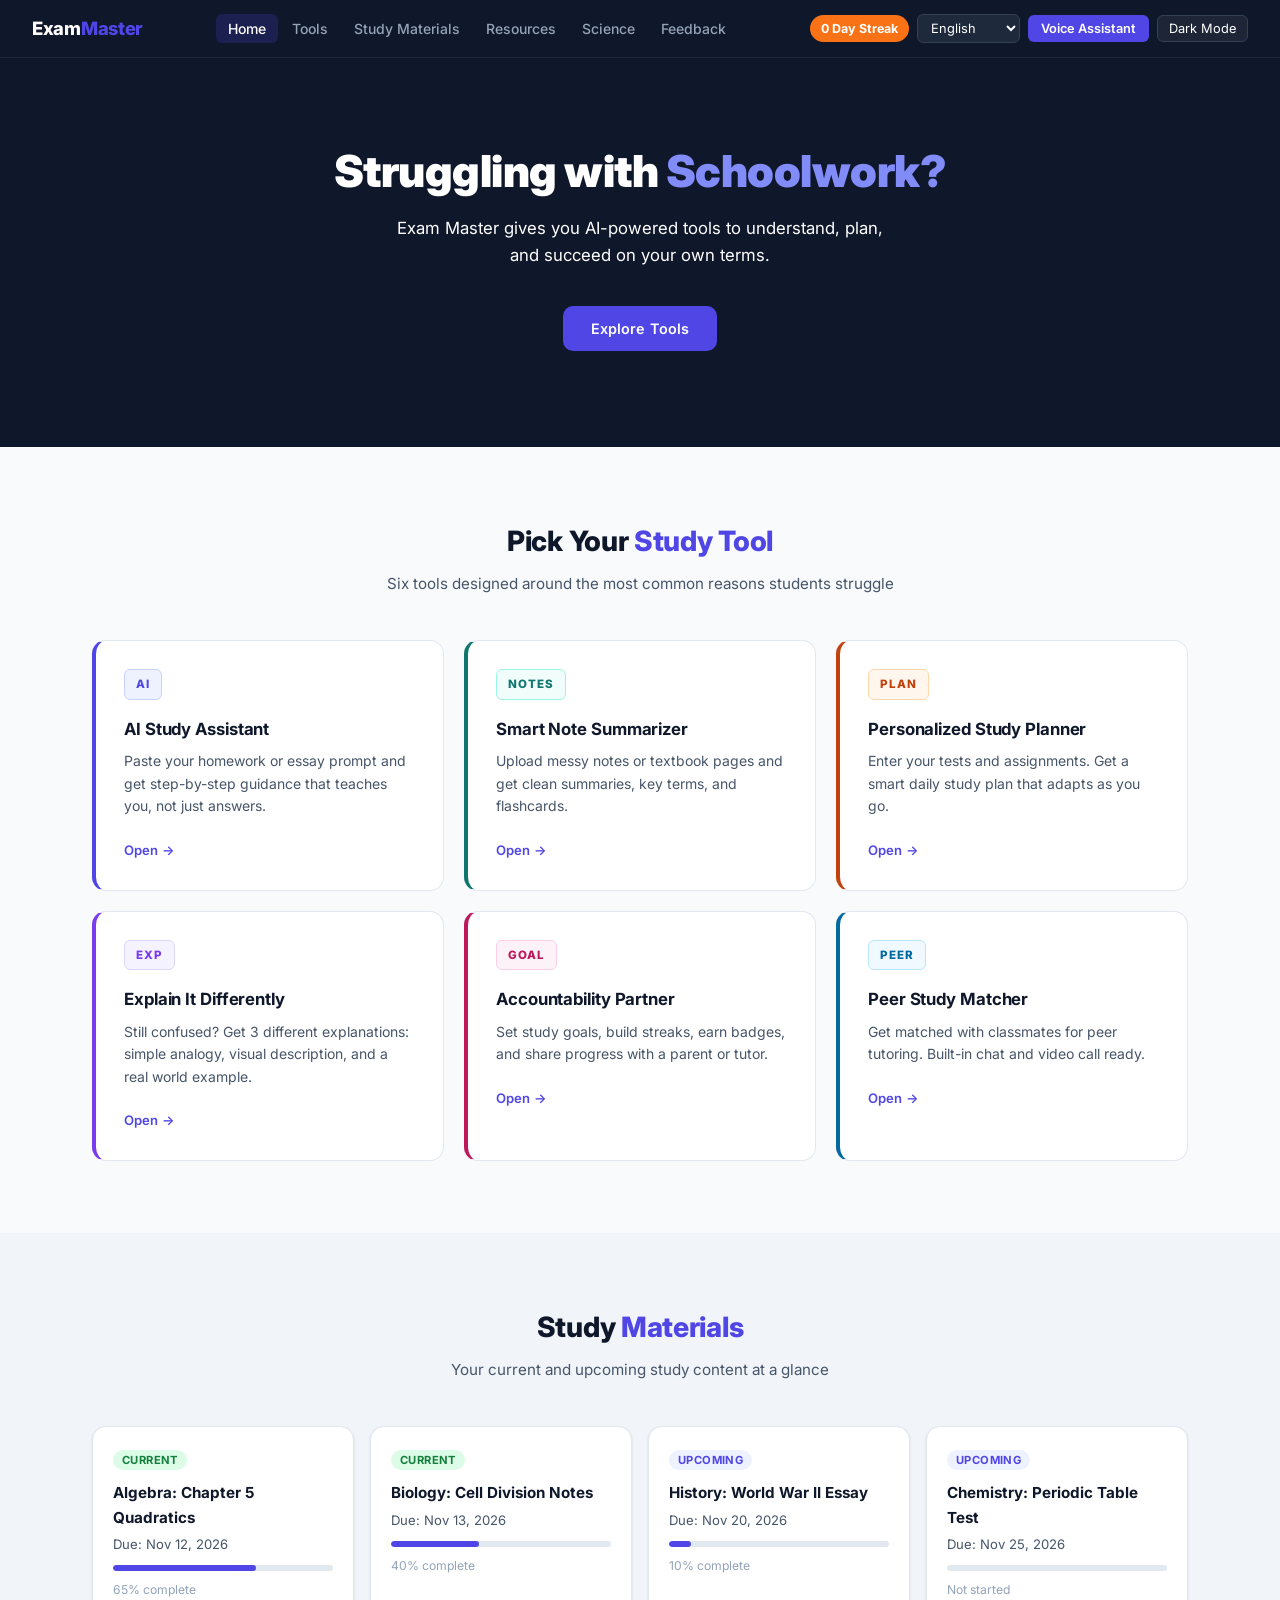
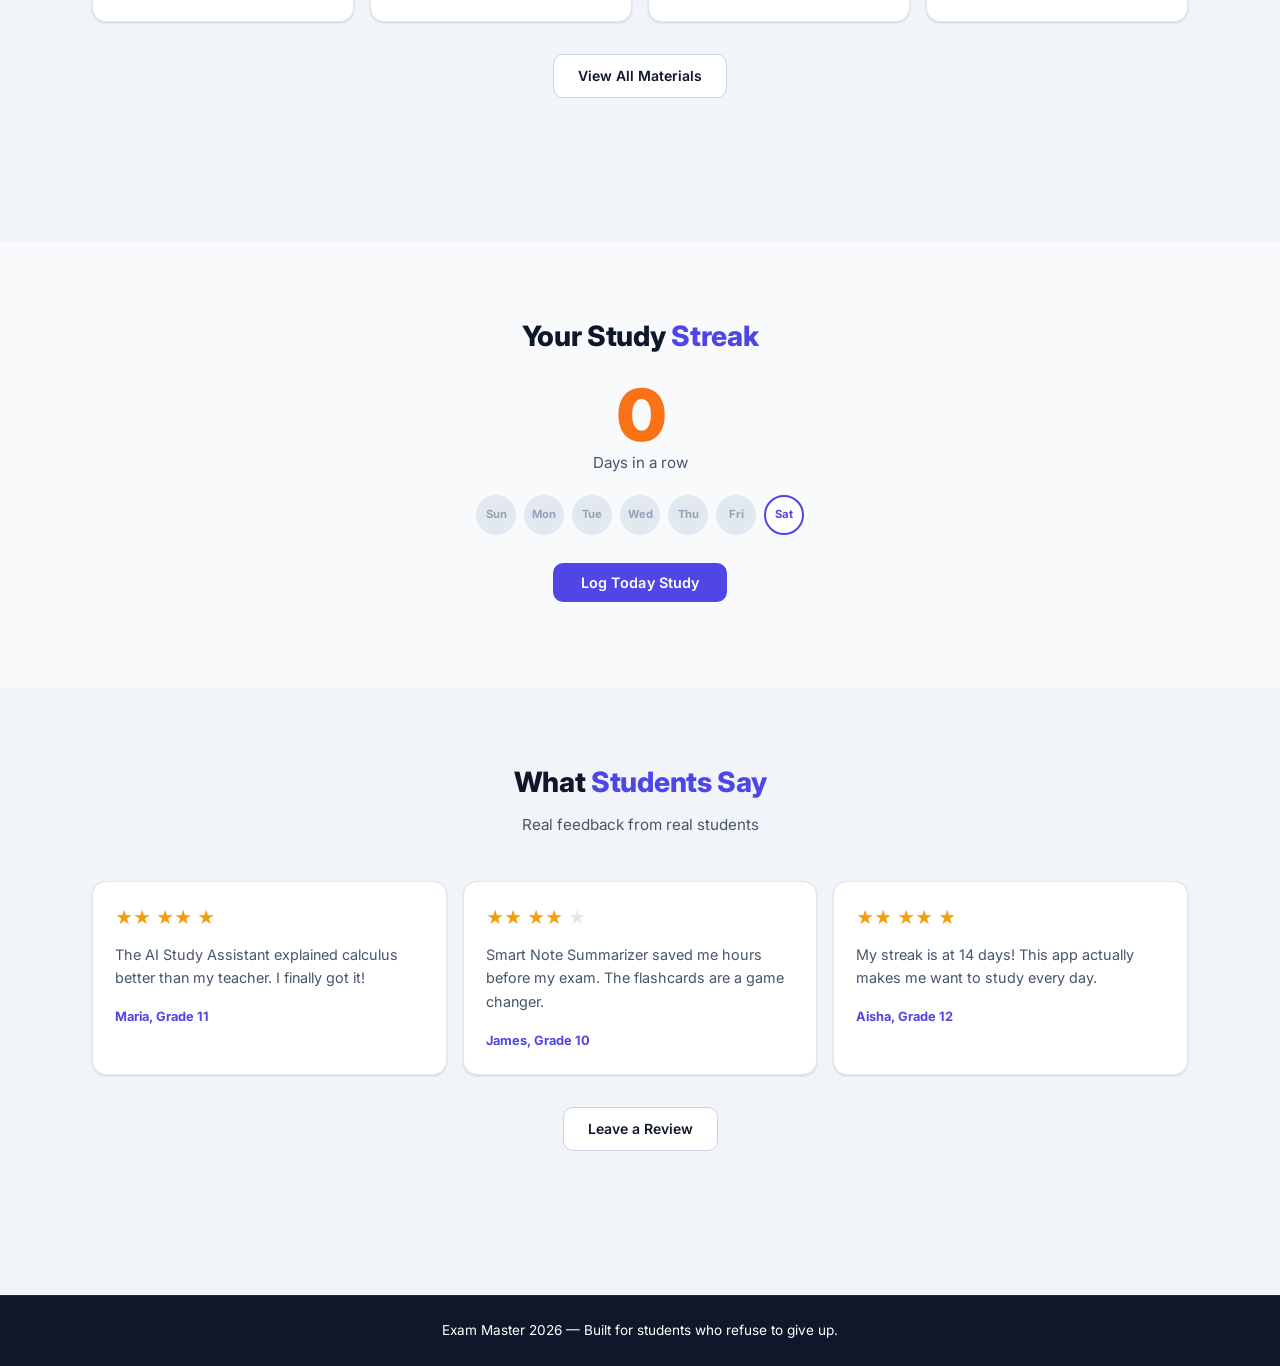
<file: index.html>
<!DOCTYPE html>
<html lang="en">
<head>
  <meta charset="UTF-8" />
  <meta name="viewport" content="width=device-width, initial-scale=1.0"/>
  <title>Exam Master - Your Learning Companion</title>
  <link rel="preconnect" href="https://fonts.googleapis.com">
  <link rel="preconnect" href="https://fonts.gstatic.com" crossorigin>
  <link href="https://fonts.googleapis.com/css2?family=Inter:wght@400;500;600;700;800;900&display=swap" rel="stylesheet">
  <link rel="stylesheet" href="style.css" />
  <script src="theme.js" defer></script>
</head>
<body>

  <nav class="navbar">
    <div class="nav-brand">Exam<span>Master</span></div>
    <ul class="nav-links">
      <li><a href="index.html" class="active" data-i18n="nav_home">Home</a></li>
      <li><a href="tools.html" data-i18n="nav_tools">Tools</a></li>
      <li><a href="materials.html" data-i18n="nav_materials">Materials</a></li>
      <li><a href="resources.html">Resources</a></li>
      <li><a href="science.html">Science</a></li>
      <li><a href="feedback.html" data-i18n="nav_feedback">Feedback</a></li>
    </ul>
    <div class="nav-right">
      <div class="streak-badge"><span id="streak-count">0</span> Day Streak</div>
      <select id="lang-selector" onchange="changeLanguage(this.value)">
        <option value="en">English</option>
        <option value="es">Espanol</option>
        <option value="fr">Francais</option>
        <option value="de">Deutsch</option>
        <option value="pt">Portugues</option>
        <option value="zh">Chinese</option>
        <option value="ar">Arabic</option>
        <option value="sw">Swahili</option>
      </select>
      <button class="voice-btn" onclick="openVoiceModal()">Voice Assistant</button>
      <button class="theme-btn" id="theme-btn" onclick="toggleTheme()">Dark Mode</button>
    </div>
  </nav>

  <!-- VOICE MODAL -->
  <div class="voice-modal-overlay" id="voice-modal-overlay">
    <div class="voice-modal">
      <h2>Voice Assistant</h2>
      <p class="vm-sub">Navigate and control Exam Master with your voice</p>
      <button class="voice-orb" id="voice-orb" onclick="startListening()">
        <svg viewBox="0 0 24 24"><path d="M12 1a3 3 0 0 0-3 3v8a3 3 0 0 0 6 0V4a3 3 0 0 0-3-3zm-1 19.93V22h2v-1.07A8 8 0 0 0 20 13h-2a6 6 0 0 1-12 0H4a8 8 0 0 0 7 7.93z"/></svg>
      </button>
      <div class="voice-status" id="voice-status">Click the button to speak</div>
      <div class="voice-output" id="voice-output"></div>
      <div class="vm-commands">
        <span class="vm-cmd" onclick="runQuickCommand('open tools')">Open Tools</span>
        <span class="vm-cmd" onclick="runQuickCommand('open planner')">Open Planner</span>
        <span class="vm-cmd" onclick="runQuickCommand('open notes')">Note Summarizer</span>
        <span class="vm-cmd" onclick="runQuickCommand('explain')">Explain Tool</span>
        <span class="vm-cmd" onclick="runQuickCommand('open feedback')">Feedback</span>
        <span class="vm-cmd" onclick="runQuickCommand('log today')">Log Study</span>
      </div>
      <button class="voice-close" onclick="closeVoiceModal()">Close</button>
    </div>
  </div>

  <!-- HERO -->
  <section class="hero">
    <div class="hero-content">
      <h1>Struggling with <span>Schoolwork?</span></h1>
      <p>Exam Master gives you AI-powered tools to understand, plan, and succeed on your own terms.</p>
      <a href="tools.html" class="btn-primary">Explore Tools</a>
    </div>
  </section>

  <!-- TOOLS SECTION -->
  <section class="section" id="tools">
    <h2 class="section-title">Pick Your <span>Study Tool</span></h2>
    <p class="section-sub">Six tools designed around the most common reasons students struggle</p>
    <div class="tools-grid">

      <a href="ai-assistant.html" class="tool-card color-blue">
        <div class="tool-icon">AI</div>
        <h3>AI Study Assistant</h3>
        <p>Paste your homework or essay prompt and get step-by-step guidance that teaches you, not just answers.</p>
        <span class="tool-btn">Open</span>
      </a>

      <a href="notes.html" class="tool-card color-green">
        <div class="tool-icon">NOTES</div>
        <h3>Smart Note Summarizer</h3>
        <p>Upload messy notes or textbook pages and get clean summaries, key terms, and flashcards.</p>
        <span class="tool-btn">Open</span>
      </a>

      <a href="planner.html" class="tool-card color-orange">
        <div class="tool-icon">PLAN</div>
        <h3>Personalized Study Planner</h3>
        <p>Enter your tests and assignments. Get a smart daily study plan that adapts as you go.</p>
        <span class="tool-btn">Open</span>
      </a>

      <a href="explain.html" class="tool-card color-purple">
        <div class="tool-icon">EXP</div>
        <h3>Explain It Differently</h3>
        <p>Still confused? Get 3 different explanations: simple analogy, visual description, and a real world example.</p>
        <span class="tool-btn">Open</span>
      </a>

      <a href="accountability.html" class="tool-card color-red">
        <div class="tool-icon">GOAL</div>
        <h3>Accountability Partner</h3>
        <p>Set study goals, build streaks, earn badges, and share progress with a parent or tutor.</p>
        <span class="tool-btn">Open</span>
      </a>

      <a href="peer.html" class="tool-card color-teal">
        <div class="tool-icon">PEER</div>
        <h3>Peer Study Matcher</h3>
        <p>Get matched with classmates for peer tutoring. Built-in chat and video call ready.</p>
        <span class="tool-btn">Open</span>
      </a>

    </div>
  </section>

  <!-- STUDY MATERIALS PREVIEW -->
  <div class="alt-bg">
    <div class="section-inner">
      <section class="section" style="padding-top:0;padding-bottom:0;">
        <h2 class="section-title">Study <span>Materials</span></h2>
        <p class="section-sub">Your current and upcoming study content at a glance</p>
        <div class="materials-grid">

          <div class="material-card">
            <span class="mat-badge current-badge">Current</span>
            <h4>Algebra: Chapter 5 Quadratics</h4>
            <p>Due: Nov 12, 2026</p>
            <div class="progress-bar"><div class="progress-fill" style="width:65%"></div></div>
            <small>65% complete</small>
          </div>

          <div class="material-card">
            <span class="mat-badge current-badge">Current</span>
            <h4>Biology: Cell Division Notes</h4>
            <p>Due: Nov 13, 2026</p>
            <div class="progress-bar"><div class="progress-fill" style="width:40%"></div></div>
            <small>40% complete</small>
          </div>

          <div class="material-card">
            <span class="mat-badge future-badge">Upcoming</span>
            <h4>History: World War II Essay</h4>
            <p>Due: Nov 20, 2026</p>
            <div class="progress-bar"><div class="progress-fill" style="width:10%"></div></div>
            <small>10% complete</small>
          </div>

          <div class="material-card">
            <span class="mat-badge future-badge">Upcoming</span>
            <h4>Chemistry: Periodic Table Test</h4>
            <p>Due: Nov 25, 2026</p>
            <div class="progress-bar"><div class="progress-fill" style="width:0%"></div></div>
            <small>Not started</small>
          </div>

        </div>
        <div class="center-link" style="padding-bottom:72px;">
          <a href="materials.html" class="btn-secondary">View All Materials</a>
        </div>
      </section>
    </div>
  </div>

  <!-- STREAK SECTION -->
  <section class="section" id="streak-section">
    <h2 class="section-title">Your Study <span>Streak</span></h2>
    <div class="streak-display">
      <div class="streak-info">
        <div class="streak-number" id="streak-big">0</div>
        <div class="streak-label">Days in a row</div>
      </div>
    </div>
    <div class="streak-week" id="streak-week"></div>
    <button class="btn-primary" onclick="logToday()">Log Today Study</button>
    <p id="streak-msg" class="streak-msg"></p>
  </section>

 
  <div class="alt-bg">
    <div class="section-inner">
      <section class="section" style="padding-top:0;padding-bottom:0;">
        <h2 class="section-title">What <span>Students Say</span></h2>
        <p class="section-sub">Real feedback from real students</p>
        <div class="reviews-grid">

          <div class="review-card">
            <div class="stars">
              <span class="star filled">&#9733;</span><span class="star filled">&#9733;</span>
              <span class="star filled">&#9733;</span><span class="star filled">&#9733;</span>
              <span class="star filled">&#9733;</span>
            </div>
            <p>The AI Study Assistant explained calculus better than my teacher. I finally got it!</p>
            <span class="reviewer">Maria, Grade 11</span>
          </div>

          <div class="review-card">
            <div class="stars">
              <span class="star filled">&#9733;</span><span class="star filled">&#9733;</span>
              <span class="star filled">&#9733;</span><span class="star filled">&#9733;</span>
              <span class="star empty">&#9733;</span>
            </div>
            <p>Smart Note Summarizer saved me hours before my exam. The flashcards are a game changer.</p>
            <span class="reviewer">James, Grade 10</span>
          </div>

          <div class="review-card">
            <div class="stars">
              <span class="star filled">&#9733;</span><span class="star filled">&#9733;</span>
              <span class="star filled">&#9733;</span><span class="star filled">&#9733;</span>
              <span class="star filled">&#9733;</span>
            </div>
            <p>My streak is at 14 days! This app actually makes me want to study every day.</p>
            <span class="reviewer">Aisha, Grade 12</span>
          </div>

        </div>
        <div class="center-link" style="padding-bottom:72px;">
          <a href="feedback.html" class="btn-secondary">Leave a Review</a>
        </div>
      </section>
    </div>
  </div>

  <footer class="footer">
    <p>Exam Master 2026 &mdash; Built for students who refuse to give up.</p>
  </footer>

  <script src="i18n.js"></script>
  <script src="streak.js"></script>
  <script src="voice.js"></script>
</body>
</html>
</file>
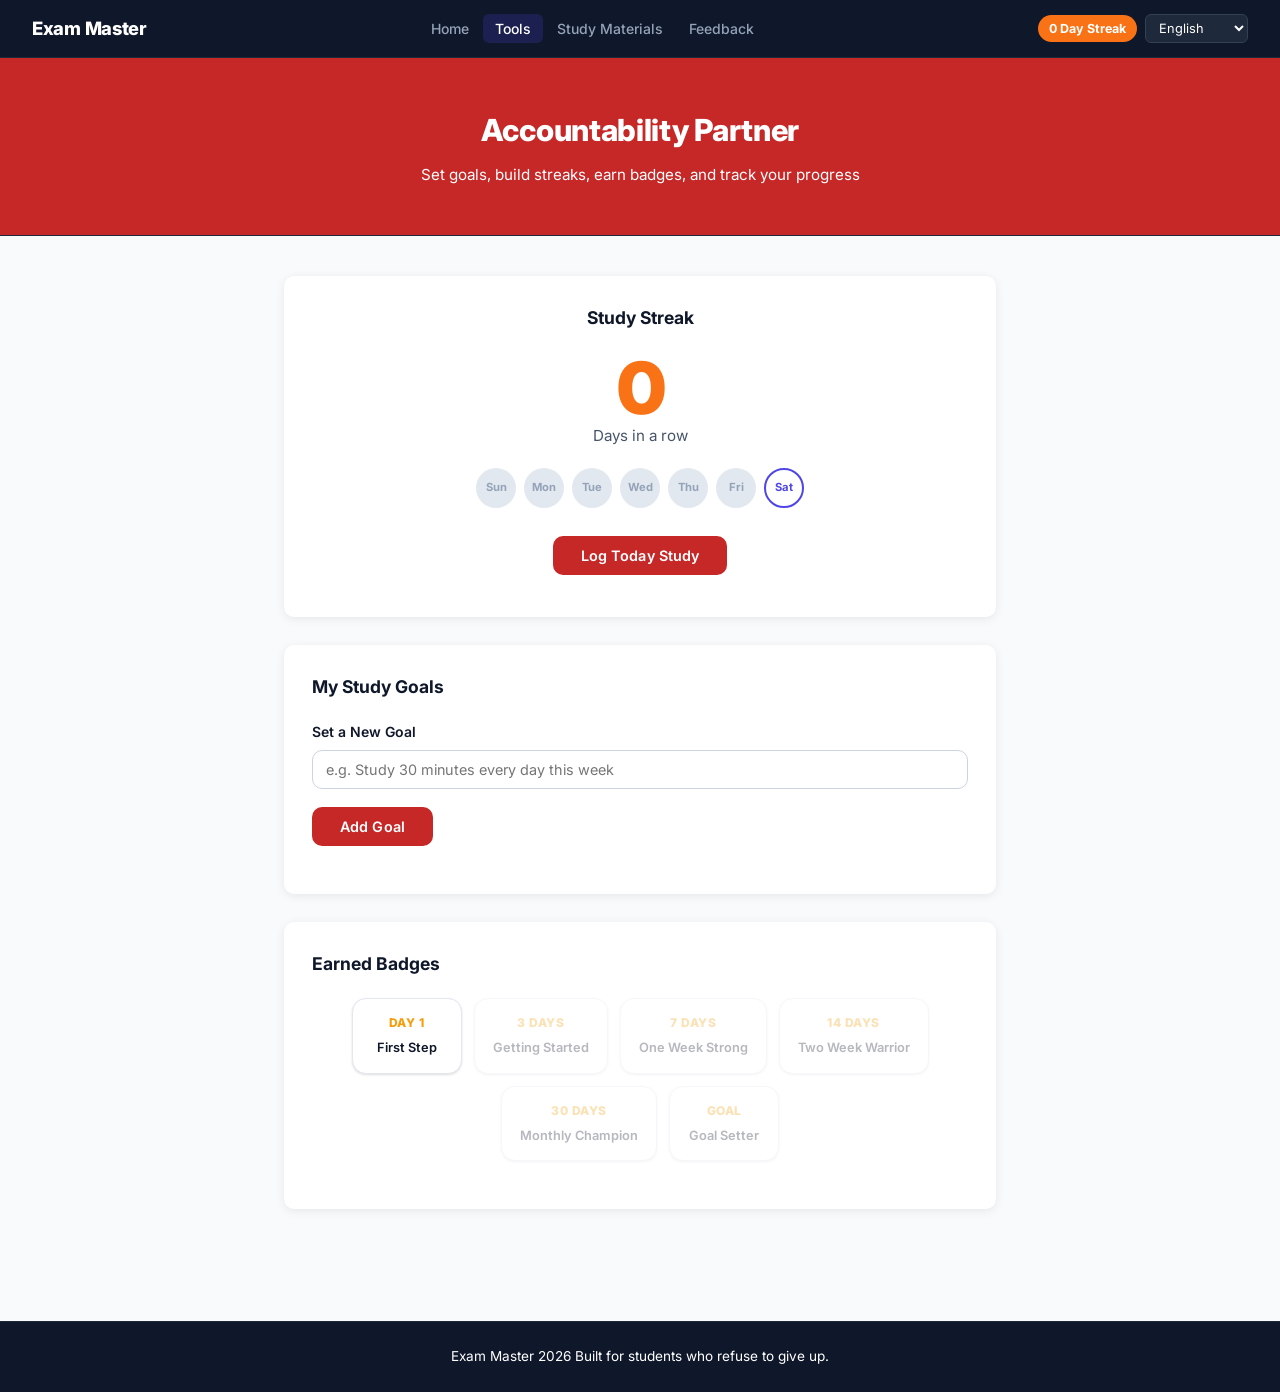
<file: accountability.html>
<!DOCTYPE html>
<html lang="en">
<head>
  <meta charset="UTF-8" />
  <meta name="viewport" content="width=device-width, initial-scale=1.0"/>
  <title>Exam Master - Accountability Partner</title>
  <link rel="stylesheet" href="style.css" />
</head>
<body>

  <nav class="navbar">
    <div class="nav-brand">Exam Master</div>
    <ul class="nav-links">
      <li><a href="index.html" data-i18n="nav_home">Home</a></li>
      <li><a href="tools.html" class="active" data-i18n="nav_tools">Tools</a></li>
      <li><a href="materials.html" data-i18n="nav_materials">Study Materials</a></li>
      <li><a href="feedback.html" data-i18n="nav_feedback">Feedback</a></li>
    </ul>
    <div class="nav-right">
      <div class="streak-badge"><span id="streak-count">0</span> <span data-i18n="streak">Day Streak</span></div>
      <select id="lang-selector" onchange="changeLanguage(this.value)">
        <option value="en">English</option>
        <option value="es">Espanol</option>
        <option value="fr">Francais</option>
        <option value="de">Deutsch</option>
        <option value="pt">Portugues</option>
        <option value="zh">Chinese</option>
        <option value="ar">Arabic</option>
        <option value="sw">Swahili</option>
      </select>
    </div>
  </nav>

  <div class="page-header" style="background-color:#c62828;">
    <h1>Accountability Partner</h1>
    <p>Set goals, build streaks, earn badges, and track your progress</p>
  </div>

  <div class="tool-page">

    <!-- STREAK -->
    <div style="background:#fff;border-radius:10px;padding:28px;box-shadow:0 2px 10px rgba(0,0,0,0.08);text-align:center;margin-bottom:28px;">
      <h3 style="font-weight:700;margin-bottom:16px;">Study Streak</h3>
      <div class="streak-display">
        <div class="streak-info">
          <div class="streak-number" id="streak-big">0</div>
          <div class="streak-label">Days in a row</div>
        </div>
      </div>
      <div class="streak-week" id="streak-week"></div>
      <button class="btn-primary" style="background-color:#c62828;" onclick="logToday()">Log Today Study</button>
      <p id="streak-msg" class="streak-msg"></p>
    </div>

    <!-- GOALS -->
    <div style="background:#fff;border-radius:10px;padding:28px;box-shadow:0 2px 10px rgba(0,0,0,0.08);margin-bottom:28px;">
      <h3 style="font-weight:700;margin-bottom:20px;">My Study Goals</h3>
      <div class="form-group">
        <label>Set a New Goal</label>
        <input type="text" id="goal-input" placeholder="e.g. Study 30 minutes every day this week" />
      </div>
      <button class="btn-primary" style="background-color:#c62828;" onclick="addGoal()">Add Goal</button>
      <ul id="goal-list" style="margin-top:20px;list-style:none;padding:0;"></ul>
    </div>

    <!-- BADGES -->
    <div style="background:#fff;border-radius:10px;padding:28px;box-shadow:0 2px 10px rgba(0,0,0,0.08);">
      <h3 style="font-weight:700;margin-bottom:20px;">Earned Badges</h3>
      <div class="badge-grid">
        <div class="badge" id="badge-1day">
          <div class="badge-icon">DAY 1</div>
          <div class="badge-name">First Step</div>
        </div>
        <div class="badge locked" id="badge-3day">
          <div class="badge-icon">3 DAYS</div>
          <div class="badge-name">Getting Started</div>
        </div>
        <div class="badge locked" id="badge-7day">
          <div class="badge-icon">7 DAYS</div>
          <div class="badge-name">One Week Strong</div>
        </div>
        <div class="badge locked" id="badge-14day">
          <div class="badge-icon">14 DAYS</div>
          <div class="badge-name">Two Week Warrior</div>
        </div>
        <div class="badge locked" id="badge-30day">
          <div class="badge-icon">30 DAYS</div>
          <div class="badge-name">Monthly Champion</div>
        </div>
        <div class="badge locked" id="badge-goal">
          <div class="badge-icon">GOAL</div>
          <div class="badge-name">Goal Setter</div>
        </div>
      </div>
    </div>

  </div>

  <footer class="footer">
    <p>Exam Master 2026 <span data-i18n="footer_text">Built for students who refuse to give up.</span></p>
  </footer>

  <script src="i18n.js"></script>
  <script src="streak.js"></script>
  <script>
    function updateBadges(count) {
      if (count >= 1) document.getElementById('badge-1day').classList.remove('locked');
      if (count >= 3) document.getElementById('badge-3day').classList.remove('locked');
      if (count >= 7) document.getElementById('badge-7day').classList.remove('locked');
      if (count >= 14) document.getElementById('badge-14day').classList.remove('locked');
      if (count >= 30) document.getElementById('badge-30day').classList.remove('locked');
    }

    const originalLogToday = window.logToday;
    window.logToday = function() {
      originalLogToday();
      const data = JSON.parse(localStorage.getItem('sb_streak') || '{"count":0}');
      updateBadges(data.count);
    };

    const data = JSON.parse(localStorage.getItem('sb_streak') || '{"count":0}');
    updateBadges(data.count);

    const goals = JSON.parse(localStorage.getItem('sb_goals') || '[]');
    renderGoals();

    function addGoal() {
      const input = document.getElementById('goal-input').value.trim();
      if (!input) return;
      goals.push({ text: input, done: false });
      localStorage.setItem('sb_goals', JSON.stringify(goals));
      document.getElementById('goal-input').value = '';
      renderGoals();
      document.getElementById('badge-goal').classList.remove('locked');
    }

    function renderGoals() {
      const list = document.getElementById('goal-list');
      list.innerHTML = '';
      goals.forEach((g, i) => {
        const li = document.createElement('li');
        li.style.cssText = 'display:flex;align-items:center;gap:12px;padding:10px 0;border-bottom:1px solid #eee;';
        li.innerHTML = '<input type="checkbox" ' + (g.done ? 'checked' : '') + ' onchange="toggleGoal(' + i + ',this)" style="width:18px;height:18px;cursor:pointer;">' +
          '<span style="' + (g.done ? 'text-decoration:line-through;color:#999;' : '') + 'font-size:0.95rem;">' + g.text.replace(/</g,'&lt;') + '</span>';
        list.appendChild(li);
      });
    }

    function toggleGoal(i, el) {
      goals[i].done = el.checked;
      localStorage.setItem('sb_goals', JSON.stringify(goals));
      renderGoals();
    }
  </script>
</body>
</html>
</file>
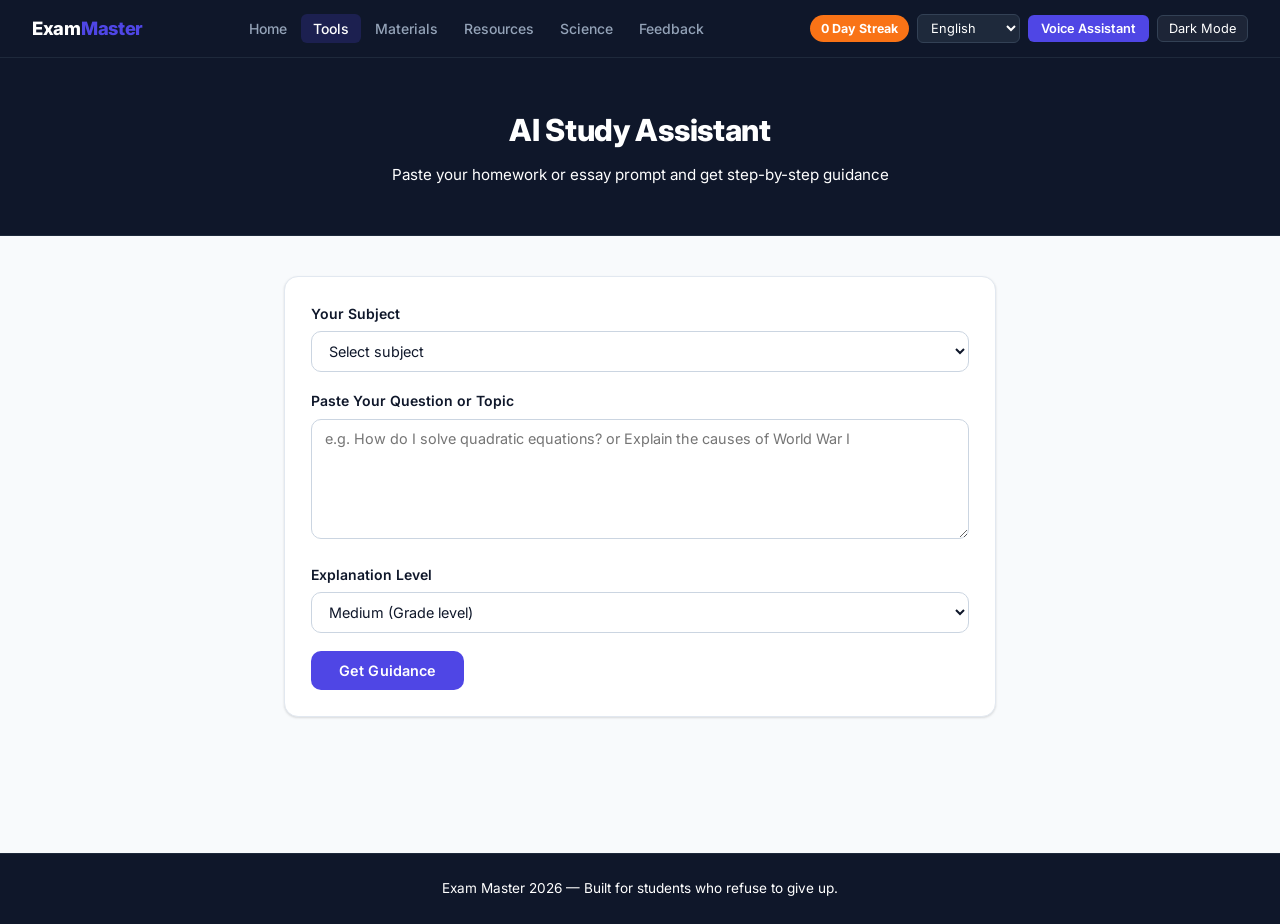
<file: ai-assisstant.html>
<!DOCTYPE html>
<html lang="en">
<head>
  <meta charset="UTF-8" />
  <meta name="viewport" content="width=device-width, initial-scale=1.0"/>
  <title>Exam Master - AI Study Assistant</title>
  <link rel="preconnect" href="https://fonts.googleapis.com">
  <link href="https://fonts.googleapis.com/css2?family=Inter:wght@400;500;600;700;800;900&display=swap" rel="stylesheet">
  <link rel="stylesheet" href="style.css" />
  <script src="theme.js" defer></script>
</head>
<body>
  <nav class="navbar">
    <div class="nav-brand">Exam<span>Master</span></div>
    <ul class="nav-links">
      <li><a href="index.html">Home</a></li>
      <li><a href="tools.html" class="active">Tools</a></li>
      <li><a href="materials.html">Materials</a></li>
      <li><a href="resources.html">Resources</a></li>
      <li><a href="science.html">Science</a></li>
      <li><a href="feedback.html">Feedback</a></li>
    </ul>
    <div class="nav-right">
      <div class="streak-badge"><span id="streak-count">0</span> Day Streak</div>
      <select id="lang-selector" onchange="changeLanguage(this.value)">
        <option value="en">English</option><option value="es">Espanol</option>
        <option value="fr">Francais</option><option value="de">Deutsch</option>
        <option value="pt">Portugues</option><option value="zh">Chinese</option>
        <option value="ar">Arabic</option><option value="sw">Swahili</option>
      </select>
      <button class="voice-btn" onclick="openVoiceModal()">Voice Assistant</button>
      <button class="theme-btn" id="theme-btn" onclick="toggleTheme()">Dark Mode</button>
    </div>
  </nav>

  <div class="voice-modal-overlay" id="voice-modal-overlay">
    <div class="voice-modal">
      <h2>Voice Assistant</h2>
      <p class="vm-sub">Navigate Exam Master with your voice</p>
      <button class="voice-orb" id="voice-orb" onclick="startListening()">
        <svg viewBox="0 0 24 24"><path d="M12 1a3 3 0 0 0-3 3v8a3 3 0 0 0 6 0V4a3 3 0 0 0-3-3zm-1 19.93V22h2v-1.07A8 8 0 0 0 20 13h-2a6 6 0 0 1-12 0H4a8 8 0 0 0 7 7.93z"/></svg>
      </button>
      <div class="voice-status" id="voice-status">Click the button to speak</div>
      <div class="voice-output" id="voice-output"></div>
      <div class="vm-commands">
        <span class="vm-cmd" onclick="runQuickCommand('go home')">Home</span>
        <span class="vm-cmd" onclick="runQuickCommand('open tools')">All Tools</span>
      </div>
      <button class="voice-close" onclick="closeVoiceModal()">Close</button>
    </div>
  </div>

  <div class="page-header">
    <h1>AI Study Assistant</h1>
    <p>Paste your homework or essay prompt and get step-by-step guidance</p>
  </div>

  <div class="tool-page">
    <div class="panel">
      <div class="form-group">
        <label>Your Subject</label>
        <select id="ai-subject">
          <option value="">Select subject</option>
          <option>Mathematics</option><option>Science</option><option>English</option>
          <option>History</option><option>Geography</option><option>Chemistry</option>
          <option>Biology</option><option>Physics</option><option>Other</option>
        </select>
      </div>
      <div class="form-group">
        <label>Paste Your Question or Topic</label>
        <textarea id="ai-input" placeholder="e.g. How do I solve quadratic equations? or Explain the causes of World War I"></textarea>
      </div>
      <div class="form-group">
        <label>Explanation Level</label>
        <select id="ai-level">
          <option value="simple">Simple (Beginner)</option>
          <option value="medium" selected>Medium (Grade level)</option>
          <option value="advanced">Advanced (Exam prep)</option>
        </select>
      </div>
      <button class="btn-primary" onclick="getHelp()">Get Guidance</button>
    </div>
    <div class="output-box" id="ai-output" style="display:none;"></div>
  </div>

  <footer class="footer"><p>Exam Master 2026 &mdash; Built for students who refuse to give up.</p></footer>

  <script src="i18n.js"></script>
  <script src="streak.js"></script>
  <script src="voice.js"></script>
  <script>
    const responses = {
      math: ["Step 1: Read the problem carefully and identify what you are solving for.\nStep 2: Write down the formula or rule that applies.\nStep 3: Substitute the values into the formula.\nStep 4: Solve step by step, showing your working.\nStep 5: Check your answer makes sense.","For quadratic equations (ax\u00b2 + bx + c = 0), use the quadratic formula: x = (-b \u00b1 \u221a(b\u00b2 - 4ac)) / 2a. Identify a, b, and c first, then substitute."],
      science: ["Step 1: Identify the concept being asked about.\nStep 2: Recall the key definitions and laws related to it.\nStep 3: Apply the concept to the question using examples.\nStep 4: Structure your answer: definition, explanation, example."],
      english: ["Step 1: Identify the type of question (analysis, creative, argumentative).\nStep 2: Plan your structure: introduction, body paragraphs, conclusion.\nStep 3: Use the PEEL method: Point, Evidence, Explanation, Link.\nStep 4: Proofread for grammar and spelling."],
      default: ["Step 1: Break the topic into smaller parts.\nStep 2: Look for the main idea or concept being tested.\nStep 3: Use examples to understand the concept better.\nStep 4: Write a clear explanation in your own words.\nStep 5: Review and check your work."]
    };
    function getHelp() {
      const subject = document.getElementById('ai-subject').value.toLowerCase();
      const input = document.getElementById('ai-input').value.trim();
      const level = document.getElementById('ai-level').value;
      const output = document.getElementById('ai-output');
      if (!input) { alert('Please enter your question or topic.'); return; }
      let key = 'default';
      if (subject.includes('math')) key = 'math';
      else if (['science','biology','chemistry','physics'].some(s => subject.includes(s))) key = 'science';
      else if (subject.includes('english')) key = 'english';
      const pool = responses[key];
      const answer = pool[Math.floor(Math.random() * pool.length)];
      let levelNote = level === 'simple' ? 'Simple explanation: ' : level === 'advanced' ? 'Advanced breakdown: ' : '';
      output.style.display = 'block';
      output.innerHTML = '<strong>Your question:</strong> ' + input.replace(/</g,'&lt;') + '<br><br><strong>' + levelNote + 'Guidance:</strong><br><br>' + answer.replace(/\n/g,'<br>');
    }
  </script>
</body>
</html>
</file>
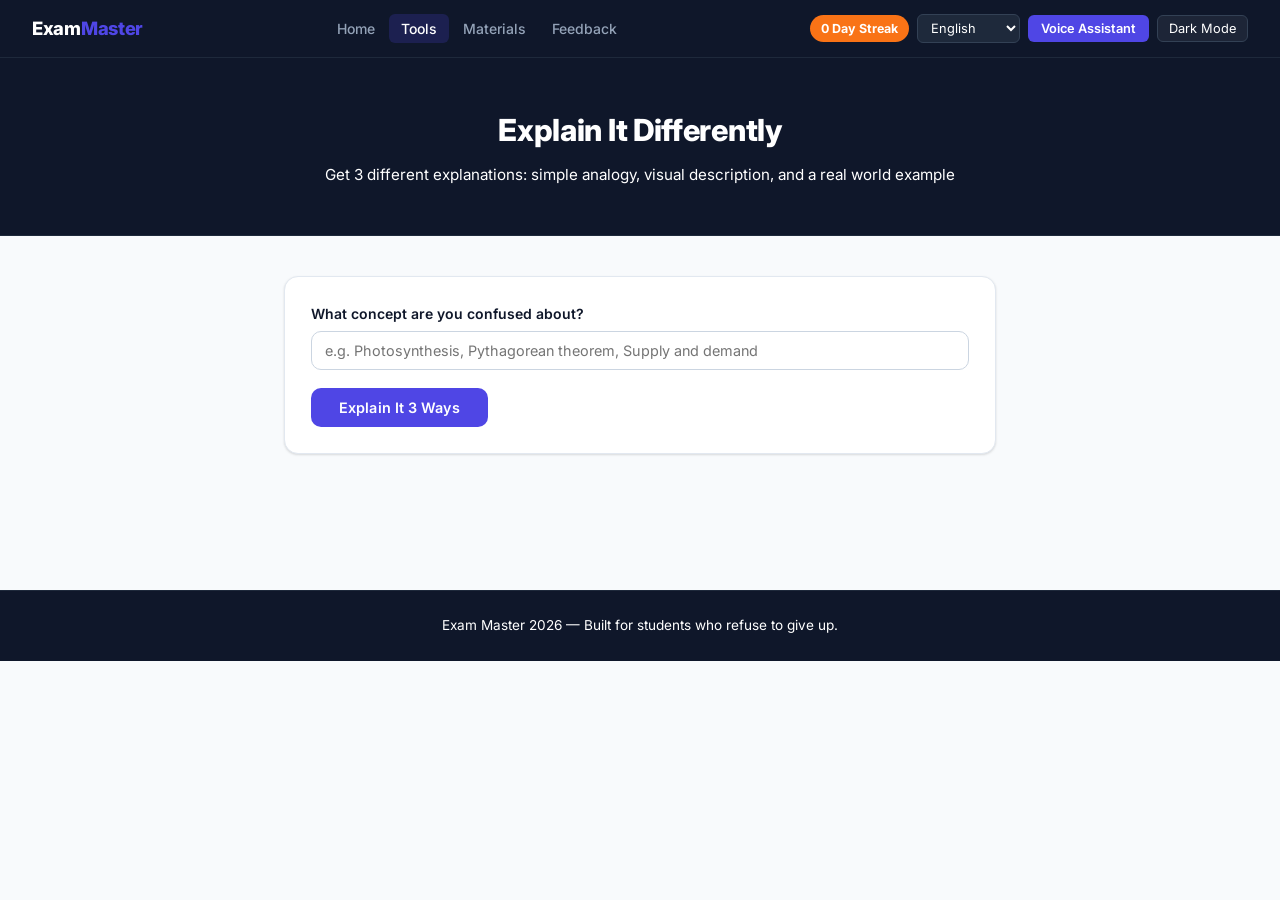
<file: explain.html>
<!DOCTYPE html>
<html lang="en">
<head>
  <meta charset="UTF-8" />
  <meta name="viewport" content="width=device-width, initial-scale=1.0"/>
  <title>Exam Master - Explain It Differently</title>
  <link rel="preconnect" href="https://fonts.googleapis.com">
  <link href="https://fonts.googleapis.com/css2?family=Inter:wght@400;500;600;700;800;900&display=swap" rel="stylesheet">
  <link rel="stylesheet" href="style.css" />
  <script src="theme.js" defer></script>
</head>
<body>
  <nav class="navbar">
    <div class="nav-brand">Exam<span>Master</span></div>
    <ul class="nav-links">
      <li><a href="index.html">Home</a></li>
      <li><a href="tools.html" class="active">Tools</a></li>
      <li><a href="materials.html">Materials</a></li>
      <li><a href="feedback.html">Feedback</a></li>
    </ul>
    <div class="nav-right">
      <div class="streak-badge"><span id="streak-count">0</span> Day Streak</div>
      <select id="lang-selector" onchange="changeLanguage(this.value)">
        <option value="en">English</option><option value="es">Espanol</option>
        <option value="fr">Francais</option><option value="de">Deutsch</option>
        <option value="pt">Portugues</option><option value="zh">Chinese</option>
        <option value="ar">Arabic</option><option value="sw">Swahili</option>
      </select>
      <button class="voice-btn" onclick="openVoiceModal()">Voice Assistant</button>
      <button class="theme-btn" id="theme-btn" onclick="toggleTheme()">Dark Mode</button>
    </div>
  </nav>

  <div class="voice-modal-overlay" id="voice-modal-overlay">
    <div class="voice-modal">
      <h2>Voice Assistant</h2>
      <p class="vm-sub">Navigate Exam Master with your voice</p>
      <button class="voice-orb" id="voice-orb" onclick="startListening()">
        <svg viewBox="0 0 24 24"><path d="M12 1a3 3 0 0 0-3 3v8a3 3 0 0 0 6 0V4a3 3 0 0 0-3-3zm-1 19.93V22h2v-1.07A8 8 0 0 0 20 13h-2a6 6 0 0 1-12 0H4a8 8 0 0 0 7 7.93z"/></svg>
      </button>
      <div class="voice-status" id="voice-status">Click the button to speak</div>
      <div class="voice-output" id="voice-output"></div>
      <div class="vm-commands">
        <span class="vm-cmd" onclick="runQuickCommand('go home')">Home</span>
        <span class="vm-cmd" onclick="runQuickCommand('open tools')">All Tools</span>
      </div>
      <button class="voice-close" onclick="closeVoiceModal()">Close</button>
    </div>
  </div>

  <div class="page-header">
    <h1>Explain It Differently</h1>
    <p>Get 3 different explanations: simple analogy, visual description, and a real world example</p>
  </div>

  <div class="tool-page">
    <div class="panel">
      <div class="form-group">
        <label>What concept are you confused about?</label>
        <input type="text" id="explain-input" placeholder="e.g. Photosynthesis, Pythagorean theorem, Supply and demand" />
      </div>
      <button class="btn-primary" onclick="explainIt()">Explain It 3 Ways</button>
    </div>

    <div id="explain-output" style="display:none;">
      <div class="output-box" style="border-left:3px solid #4f46e5;margin-bottom:14px;">
        <strong style="color:#4f46e5;font-size:0.85rem;text-transform:uppercase;letter-spacing:0.5px;">Simple Analogy</strong>
        <p id="exp-analogy" style="margin-top:10px;"></p>
      </div>
      <div class="output-box" style="border-left:3px solid #0f766e;margin-bottom:14px;">
        <strong style="color:#0f766e;font-size:0.85rem;text-transform:uppercase;letter-spacing:0.5px;">Visual Description</strong>
        <p id="exp-visual" style="margin-top:10px;"></p>
      </div>
      <div class="output-box" style="border-left:3px solid #c2410c;">
        <strong style="color:#c2410c;font-size:0.85rem;text-transform:uppercase;letter-spacing:0.5px;">Real World Example</strong>
        <p id="exp-realworld" style="margin-top:10px;"></p>
      </div>
    </div>
  </div>

  <footer class="footer"><p>Exam Master 2026 &mdash; Built for students who refuse to give up.</p></footer>

  <script src="i18n.js"></script>
  <script src="streak.js"></script>
  <script src="voice.js"></script>
  <script>
    const conceptDB = {
      photosynthesis: { analogy:"Think of a plant like a solar-powered kitchen. The sun is the electricity, water and air are the ingredients, and food (sugar) is what gets cooked. The leaves are the kitchen where everything happens.", visual:"Picture a leaf as a green solar panel. Tiny pores on the bottom suck in carbon dioxide. Roots push water up through a straw-like tube to the leaf. Inside the leaf, green cells trap sunlight and mix everything together to make sugar, releasing oxygen as a leftover gas.", realworld:"Every time you eat a fruit, vegetable, or anything made from plants, you are eating the product of photosynthesis. Plants used sunlight to build that food from just water and air." },
      pythagoras: { analogy:"Imagine you have a right-angled corner of a room. The two walls are the shorter sides, and if you stretched a rope diagonally from corner to corner, that rope is the hypotenuse. Wall 1 squared plus wall 2 squared always equals rope squared.", visual:"Draw a right triangle. Label the two shorter sides a and b, and the longest side c. Draw squares on each side. The area of the two smaller squares added together exactly equals the area of the big square on c.", realworld:"Builders use this every day to make sure corners are perfectly square. If a wall is 3m and the floor is 4m, the diagonal should be exactly 5m." },
      gravity: { analogy:"Gravity is like an invisible elastic band between every object. The bigger the object, the stronger the band. Earth is so massive its band pulls everything toward its center.", visual:"Imagine space as a stretched rubber sheet. Place a heavy ball on it. It makes a dip. Roll a marble nearby and it curves toward the heavy ball.", realworld:"When you drop your phone, gravity pulls it at 9.8m per second squared. The moon stays in orbit because gravity pulls it inward just enough to match its sideways speed." },
      default: { analogy:"Think of this concept like learning to ride a bike. At first the rules seem complex, but once you understand the core idea, everything else falls into place. Find the central rule that everything connects to.", visual:"Picture the concept as a tree. The trunk is the main idea. Each branch is a sub-topic. The leaves are the specific details and examples. Understanding the trunk makes the branches easier to remember.", realworld:"This concept appears constantly in everyday life. Once you recognize the pattern, you will start noticing it in news, conversations, and problems around you." }
    };
    function explainIt() {
      const input = document.getElementById('explain-input').value.trim().toLowerCase();
      if (!input) { alert('Please enter a concept.'); return; }
      let data = conceptDB.default;
      Object.keys(conceptDB).forEach(k => { if (input.includes(k)) data = conceptDB[k]; });
      document.getElementById('exp-analogy').textContent = data.analogy;
      document.getElementById('exp-visual').textContent = data.visual;
      document.getElementById('exp-realworld').textContent = data.realworld;
      document.getElementById('explain-output').style.display = 'block';
    }
  </script>
</body>
</html>
</file>
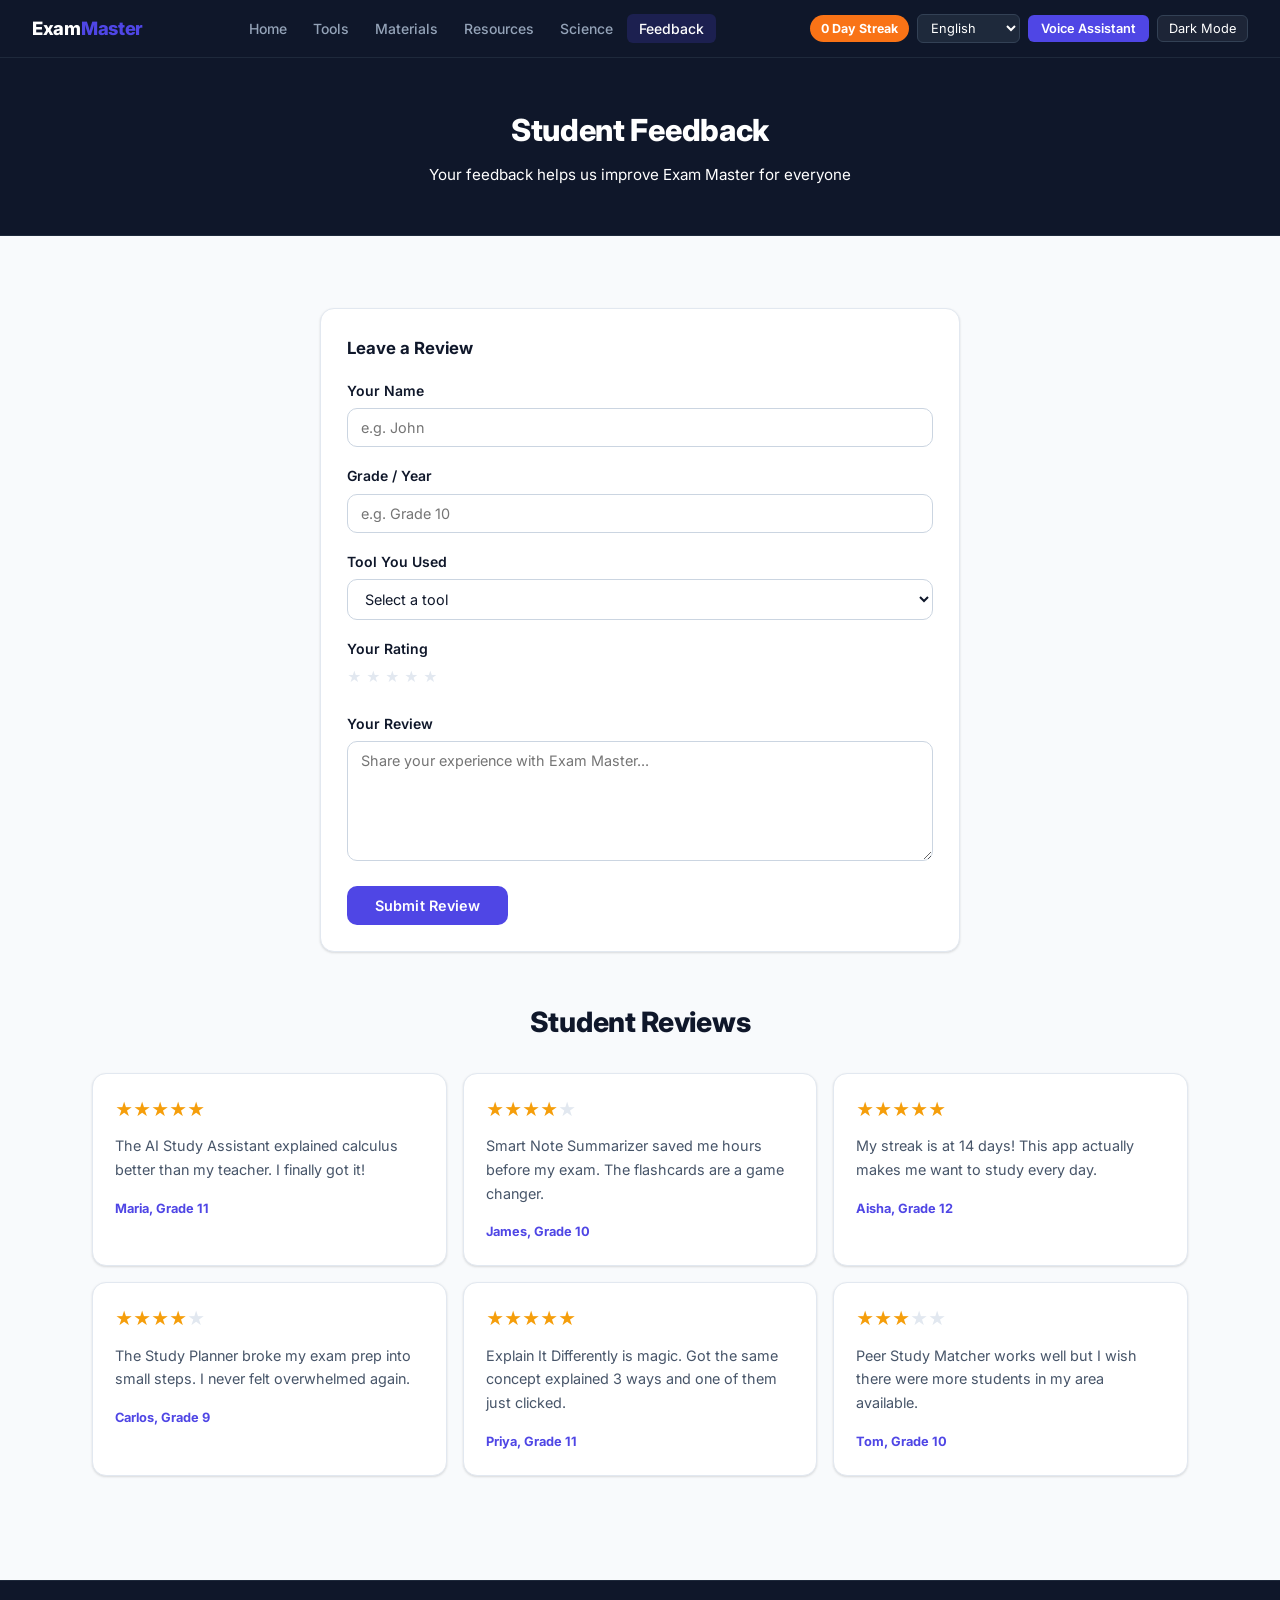
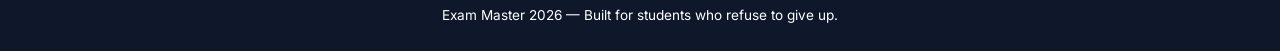
<file: feedback.html>
<!DOCTYPE html>
<html lang="en">
<head>
  <meta charset="UTF-8" />
  <meta name="viewport" content="width=device-width, initial-scale=1.0"/>
  <title>Exam Master - Feedback</title>
  <link rel="preconnect" href="https://fonts.googleapis.com">
  <link href="https://fonts.googleapis.com/css2?family=Inter:wght@400;500;600;700;800;900&display=swap" rel="stylesheet">
  <link rel="stylesheet" href="style.css" />
  <script src="theme.js" defer></script>
</head>
<body>
  <nav class="navbar">
    <div class="nav-brand">Exam<span>Master</span></div>
    <ul class="nav-links">
      <li><a href="index.html">Home</a></li>
      <li><a href="tools.html">Tools</a></li>
      <li><a href="materials.html">Materials</a></li>
      <li><a href="resources.html">Resources</a></li>
      <li><a href="science.html">Science</a></li>
      <li><a href="feedback.html" class="active">Feedback</a></li>
    </ul>
    <div class="nav-right">
      <div class="streak-badge"><span id="streak-count">0</span> Day Streak</div>
      <select id="lang-selector" onchange="changeLanguage(this.value)">
        <option value="en">English</option><option value="es">Espanol</option>
        <option value="fr">Francais</option><option value="de">Deutsch</option>
        <option value="pt">Portugues</option><option value="zh">Chinese</option>
        <option value="ar">Arabic</option><option value="sw">Swahili</option>
      </select>
      <button class="voice-btn" onclick="openVoiceModal()">Voice Assistant</button>
      <button class="theme-btn" id="theme-btn" onclick="toggleTheme()">Dark Mode</button>
    </div>
  </nav>

  <div class="voice-modal-overlay" id="voice-modal-overlay">
    <div class="voice-modal">
      <h2>Voice Assistant</h2>
      <p class="vm-sub">Navigate and control Exam Master with your voice</p>
      <button class="voice-orb" id="voice-orb" onclick="startListening()">
        <svg viewBox="0 0 24 24"><path d="M12 1a3 3 0 0 0-3 3v8a3 3 0 0 0 6 0V4a3 3 0 0 0-3-3zm-1 19.93V22h2v-1.07A8 8 0 0 0 20 13h-2a6 6 0 0 1-12 0H4a8 8 0 0 0 7 7.93z"/></svg>
      </button>
      <div class="voice-status" id="voice-status">Click the button to speak</div>
      <div class="voice-output" id="voice-output"></div>
      <div class="vm-commands">
        <span class="vm-cmd" onclick="runQuickCommand('go home')">Home</span>
        <span class="vm-cmd" onclick="runQuickCommand('open tools')">Tools</span>
      </div>
      <button class="voice-close" onclick="closeVoiceModal()">Close</button>
    </div>
  </div>

  <div class="page-header">
    <h1>Student Feedback</h1>
    <p>Your feedback helps us improve Exam Master for everyone</p>
  </div>

  <section class="section">
    <div class="panel" style="max-width:640px;margin:0 auto 48px;">
      <h3>Leave a Review</h3>
      <div class="form-group">
        <label>Your Name</label>
        <input type="text" id="reviewer-name" placeholder="e.g. John" />
      </div>
      <div class="form-group">
        <label>Grade / Year</label>
        <input type="text" id="reviewer-grade" placeholder="e.g. Grade 10" />
      </div>
      <div class="form-group">
        <label>Tool You Used</label>
        <select id="reviewer-tool">
          <option value="">Select a tool</option>
          <option>AI Study Assistant</option>
          <option>Smart Note Summarizer</option>
          <option>Personalized Study Planner</option>
          <option>Explain It Differently</option>
          <option>Accountability Partner</option>
          <option>Peer Study Matcher</option>
          <option>General Experience</option>
        </select>
      </div>
      <div class="form-group">
        <label>Your Rating</label>
        <div class="star-rating" id="star-input">
          <input type="radio" name="rating" id="s5" value="5" /><label for="s5">&#9733;</label>
          <input type="radio" name="rating" id="s4" value="4" /><label for="s4">&#9733;</label>
          <input type="radio" name="rating" id="s3" value="3" /><label for="s3">&#9733;</label>
          <input type="radio" name="rating" id="s2" value="2" /><label for="s2">&#9733;</label>
          <input type="radio" name="rating" id="s1" value="1" /><label for="s1">&#9733;</label>
        </div>
      </div>
      <div class="form-group">
        <label>Your Review</label>
        <textarea id="reviewer-text" placeholder="Share your experience with Exam Master..."></textarea>
      </div>
      <button class="btn-primary" onclick="submitReview()">Submit Review</button>
      <p id="review-success" style="color:#15803d;font-weight:600;margin-top:12px;display:none;">Review submitted. Thank you!</p>
    </div>

    <h2 class="section-title" style="margin-bottom:28px;">Student Reviews</h2>
    <div class="reviews-grid" id="reviews-container">
      <div class="review-card">
        <div class="stars"><span class="star filled">&#9733;</span><span class="star filled">&#9733;</span><span class="star filled">&#9733;</span><span class="star filled">&#9733;</span><span class="star filled">&#9733;</span></div>
        <p>The AI Study Assistant explained calculus better than my teacher. I finally got it!</p>
        <span class="reviewer">Maria, Grade 11</span>
      </div>
      <div class="review-card">
        <div class="stars"><span class="star filled">&#9733;</span><span class="star filled">&#9733;</span><span class="star filled">&#9733;</span><span class="star filled">&#9733;</span><span class="star empty">&#9733;</span></div>
        <p>Smart Note Summarizer saved me hours before my exam. The flashcards are a game changer.</p>
        <span class="reviewer">James, Grade 10</span>
      </div>
      <div class="review-card">
        <div class="stars"><span class="star filled">&#9733;</span><span class="star filled">&#9733;</span><span class="star filled">&#9733;</span><span class="star filled">&#9733;</span><span class="star filled">&#9733;</span></div>
        <p>My streak is at 14 days! This app actually makes me want to study every day.</p>
        <span class="reviewer">Aisha, Grade 12</span>
      </div>
      <div class="review-card">
        <div class="stars"><span class="star filled">&#9733;</span><span class="star filled">&#9733;</span><span class="star filled">&#9733;</span><span class="star filled">&#9733;</span><span class="star empty">&#9733;</span></div>
        <p>The Study Planner broke my exam prep into small steps. I never felt overwhelmed again.</p>
        <span class="reviewer">Carlos, Grade 9</span>
      </div>
      <div class="review-card">
        <div class="stars"><span class="star filled">&#9733;</span><span class="star filled">&#9733;</span><span class="star filled">&#9733;</span><span class="star filled">&#9733;</span><span class="star filled">&#9733;</span></div>
        <p>Explain It Differently is magic. Got the same concept explained 3 ways and one of them just clicked.</p>
        <span class="reviewer">Priya, Grade 11</span>
      </div>
      <div class="review-card">
        <div class="stars"><span class="star filled">&#9733;</span><span class="star filled">&#9733;</span><span class="star filled">&#9733;</span><span class="star empty">&#9733;</span><span class="star empty">&#9733;</span></div>
        <p>Peer Study Matcher works well but I wish there were more students in my area available.</p>
        <span class="reviewer">Tom, Grade 10</span>
      </div>
    </div>
  </section>

  <footer class="footer">
    <p>Exam Master 2026 &mdash; Built for students who refuse to give up.</p>
  </footer>

  <script src="i18n.js"></script>
  <script src="streak.js"></script>
  <script src="voice.js"></script>
  <script>
    function submitReview() {
      const name = document.getElementById('reviewer-name').value.trim();
      const grade = document.getElementById('reviewer-grade').value.trim();
      const text = document.getElementById('reviewer-text').value.trim();
      const ratingEl = document.querySelector('input[name="rating"]:checked');
      if (!name || !text || !ratingEl) { alert('Please fill in your name, review, and rating.'); return; }
      const rating = parseInt(ratingEl.value);
      const container = document.getElementById('reviews-container');
      let starsHTML = '';
      for (let i = 1; i <= 5; i++) starsHTML += '<span class="star ' + (i <= rating ? 'filled' : 'empty') + '">&#9733;</span>';
      const card = document.createElement('div');
      card.className = 'review-card';
      card.innerHTML = '<div class="stars">' + starsHTML + '</div><p>' + text.replace(/</g,'&lt;') + '</p><span class="reviewer">' + name.replace(/</g,'&lt;') + (grade ? ', ' + grade.replace(/</g,'&lt;') : '') + '</span>';
      container.insertBefore(card, container.firstChild);
      document.getElementById('reviewer-name').value = '';
      document.getElementById('reviewer-grade').value = '';
      document.getElementById('reviewer-tool').value = '';
      document.getElementById('reviewer-text').value = '';
      document.querySelectorAll('input[name="rating"]').forEach(r => r.checked = false);
      const s = document.getElementById('review-success');
      s.style.display = 'block';
      setTimeout(() => s.style.display = 'none', 3000);
    }
  </script>
</body>
</html>
</file>
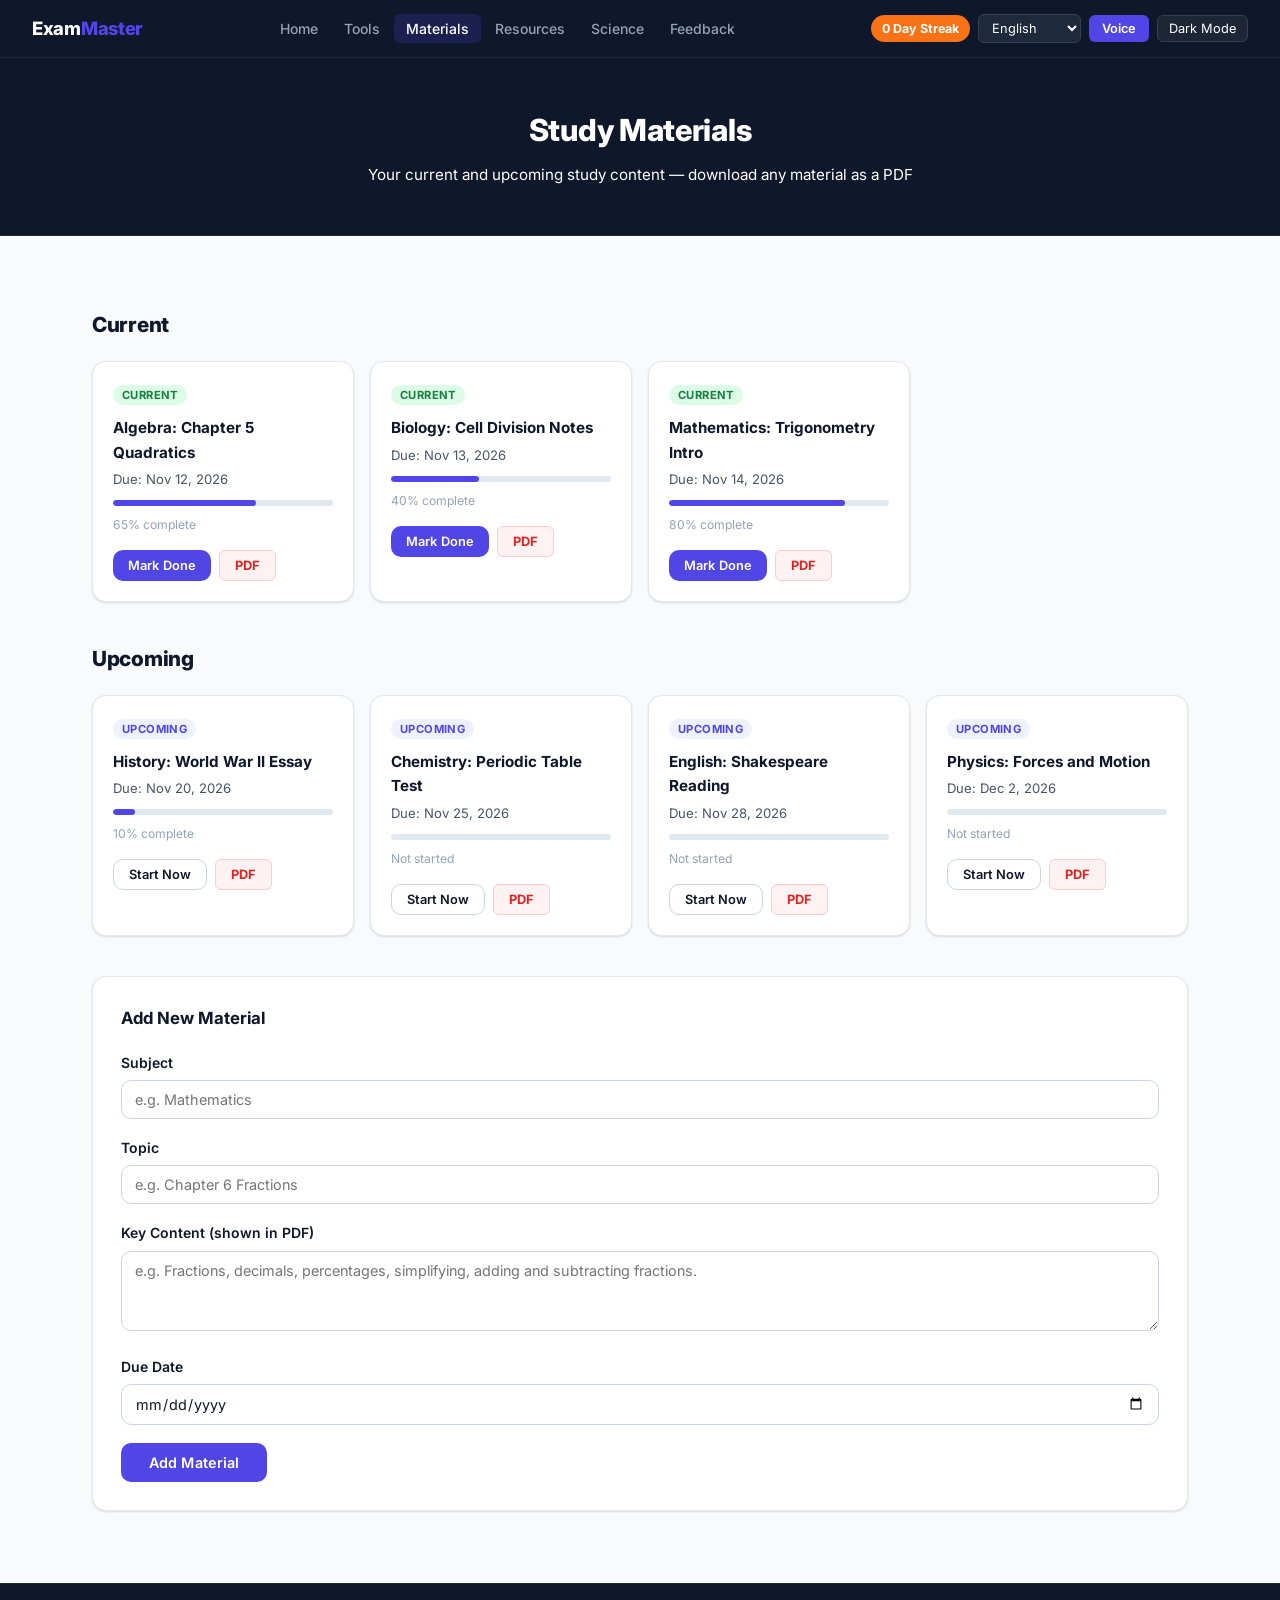
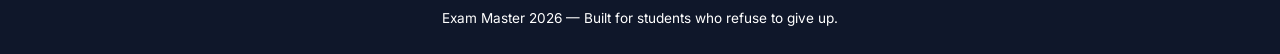
<file: materials.html>
<!DOCTYPE html>
<html lang="en">
<head>
  <meta charset="UTF-8" />
  <meta name="viewport" content="width=device-width, initial-scale=1.0"/>
  <title>Exam Master - Study Materials</title>
  <link rel="preconnect" href="https://fonts.googleapis.com">
  <link href="https://fonts.googleapis.com/css2?family=Inter:wght@400;500;600;700;800;900&display=swap" rel="stylesheet">
  <link rel="stylesheet" href="style.css" />
  <script src="theme.js" defer></script>
  <style>
    .card-actions { display: flex; gap: 8px; flex-wrap: wrap; margin-top: 14px; }
    .btn-pdf {
      background: #fef2f2;
      color: #dc2626;
      border: 1px solid #fecaca;
      padding: 7px 15px;
      border-radius: var(--radius-sm);
      font-size: 0.8rem;
      font-weight: 700;
      cursor: pointer;
      font-family: inherit;
      transition: background 0.15s, border-color 0.15s;
      display: flex;
      align-items: center;
      gap: 5px;
    }
    .btn-pdf:hover { background: #fee2e2; border-color: #fca5a5; }
    [data-theme="dark"] .btn-pdf { background: #2d0a0a; color: #f87171; border-color: #7f1d1d; }
    [data-theme="dark"] .btn-pdf:hover { background: #450a0a; }

    .add-panel {
      background: var(--surface);
      border: 1px solid var(--border);
      border-radius: var(--radius-lg);
      padding: 28px;
      box-shadow: var(--shadow-sm);
      margin-top: 40px;
    }
    .add-panel h3 { font-size: 1.05rem; font-weight: 700; margin-bottom: 20px; color: var(--text); }
  </style>
</head>
<body>

  <nav class="navbar">
    <div class="nav-brand">Exam<span>Master</span></div>
    <ul class="nav-links">
      <li><a href="index.html">Home</a></li>
      <li><a href="tools.html">Tools</a></li>
      <li><a href="materials.html" class="active">Materials</a></li>
      <li><a href="resources.html">Resources</a></li>
      <li><a href="science.html">Science</a></li>
      <li><a href="feedback.html">Feedback</a></li>
    </ul>
    <div class="nav-right">
      <div class="streak-badge"><span id="streak-count">0</span> Day Streak</div>
      <select id="lang-selector" onchange="changeLanguage(this.value)">
        <option value="en">English</option>
        <option value="es">Espanol</option>
        <option value="fr">Francais</option>
        <option value="de">Deutsch</option>
        <option value="pt">Portugues</option>
        <option value="zh">Chinese</option>
        <option value="ar">Arabic</option>
        <option value="sw">Swahili</option>
      </select>
      <button class="voice-btn" onclick="openVoiceModal()">Voice</button>
      <button class="theme-btn" id="theme-btn" onclick="toggleTheme()">Dark Mode</button>
    </div>
  </nav>

  <div class="voice-modal-overlay" id="voice-modal-overlay">
    <div class="voice-modal">
      <h2>Voice Assistant</h2>
      <p class="vm-sub">Navigate Exam Master with your voice</p>
      <button class="voice-orb" id="voice-orb" onclick="startListening()">
        <svg viewBox="0 0 24 24"><path d="M12 1a3 3 0 0 0-3 3v8a3 3 0 0 0 6 0V4a3 3 0 0 0-3-3zm-1 19.93V22h2v-1.07A8 8 0 0 0 20 13h-2a6 6 0 0 1-12 0H4a8 8 0 0 0 7 7.93z"/></svg>
      </button>
      <div class="voice-status" id="voice-status">Click the button to speak</div>
      <div class="voice-output" id="voice-output"></div>
      <div class="vm-commands">
        <span class="vm-cmd" onclick="runQuickCommand('go home')">Home</span>
        <span class="vm-cmd" onclick="runQuickCommand('open tools')">Tools</span>
      </div>
      <button class="voice-close" onclick="closeVoiceModal()">Close</button>
    </div>
  </div>

  <div class="page-header">
    <h1>Study Materials</h1>
    <p>Your current and upcoming study content — download any material as a PDF</p>
  </div>

  <section class="section">

    <h2 class="section-title" style="text-align:left;font-size:1.3rem;margin-bottom:20px;">Current</h2>
    <div class="materials-grid">

      <div class="material-card">
        <span class="mat-badge current-badge">Current</span>
        <h4>Algebra: Chapter 5 Quadratics</h4>
        <p>Due: Nov 12, 2026</p>
        <div class="progress-bar"><div class="progress-fill" style="width:65%"></div></div>
        <small>65% complete</small>
        <div class="card-actions">
          <button class="btn-primary" style="font-size:0.8rem;padding:7px 15px;" onclick="markDone(this)">Mark Done</button>
          <button class="btn-pdf" onclick="downloadMaterialPDF('Algebra: Chapter 5 Quadratics','Mathematics','Nov 12, 2026','65%','Quadratic equations, factorisation, completing the square, and the quadratic formula.')">PDF</button>
        </div>
      </div>

      <div class="material-card">
        <span class="mat-badge current-badge">Current</span>
        <h4>Biology: Cell Division Notes</h4>
        <p>Due: Nov 13, 2026</p>
        <div class="progress-bar"><div class="progress-fill" style="width:40%"></div></div>
        <small>40% complete</small>
        <div class="card-actions">
          <button class="btn-primary" style="font-size:0.8rem;padding:7px 15px;" onclick="markDone(this)">Mark Done</button>
          <button class="btn-pdf" onclick="downloadMaterialPDF('Biology: Cell Division Notes','Biology','Nov 13, 2026','40%','Mitosis, meiosis, cell cycle stages, chromosomes, and DNA replication.')">PDF</button>
        </div>
      </div>

      <div class="material-card">
        <span class="mat-badge current-badge">Current</span>
        <h4>Mathematics: Trigonometry Intro</h4>
        <p>Due: Nov 14, 2026</p>
        <div class="progress-bar"><div class="progress-fill" style="width:80%"></div></div>
        <small>80% complete</small>
        <div class="card-actions">
          <button class="btn-primary" style="font-size:0.8rem;padding:7px 15px;" onclick="markDone(this)">Mark Done</button>
          <button class="btn-pdf" onclick="downloadMaterialPDF('Mathematics: Trigonometry Intro','Mathematics','Nov 14, 2026','80%','Sin, cos, tan ratios, the unit circle, Pythagoras theorem, and angle rules.')">PDF</button>
        </div>
      </div>

    </div>

    <h2 class="section-title" style="text-align:left;font-size:1.3rem;margin:40px 0 20px;">Upcoming</h2>
    <div class="materials-grid">

      <div class="material-card">
        <span class="mat-badge future-badge">Upcoming</span>
        <h4>History: World War II Essay</h4>
        <p>Due: Nov 20, 2026</p>
        <div class="progress-bar"><div class="progress-fill" style="width:10%"></div></div>
        <small>10% complete</small>
        <div class="card-actions">
          <button class="btn-secondary" style="font-size:0.8rem;padding:7px 15px;">Start Now</button>
          <button class="btn-pdf" onclick="downloadMaterialPDF('History: World War II Essay','History','Nov 20, 2026','10%','Causes of WWII, key events 1939-1945, turning points, Allied victory, and aftermath.')">PDF</button>
        </div>
      </div>

      <div class="material-card">
        <span class="mat-badge future-badge">Upcoming</span>
        <h4>Chemistry: Periodic Table Test</h4>
        <p>Due: Nov 25, 2026</p>
        <div class="progress-bar"><div class="progress-fill" style="width:0%"></div></div>
        <small>Not started</small>
        <div class="card-actions">
          <button class="btn-secondary" style="font-size:0.8rem;padding:7px 15px;">Start Now</button>
          <button class="btn-pdf" onclick="downloadMaterialPDF('Chemistry: Periodic Table Test','Chemistry','Nov 25, 2026','0%','Element symbols, atomic numbers, groups and periods, metal vs non-metal properties.')">PDF</button>
        </div>
      </div>

      <div class="material-card">
        <span class="mat-badge future-badge">Upcoming</span>
        <h4>English: Shakespeare Reading</h4>
        <p>Due: Nov 28, 2026</p>
        <div class="progress-bar"><div class="progress-fill" style="width:0%"></div></div>
        <small>Not started</small>
        <div class="card-actions">
          <button class="btn-secondary" style="font-size:0.8rem;padding:7px 15px;">Start Now</button>
          <button class="btn-pdf" onclick="downloadMaterialPDF('English: Shakespeare Reading','English','Nov 28, 2026','0%','Key themes, characters, quotes, and literary devices in selected Shakespeare works.')">PDF</button>
        </div>
      </div>

      <div class="material-card">
        <span class="mat-badge future-badge">Upcoming</span>
        <h4>Physics: Forces and Motion</h4>
        <p>Due: Dec 2, 2026</p>
        <div class="progress-bar"><div class="progress-fill" style="width:0%"></div></div>
        <small>Not started</small>
        <div class="card-actions">
          <button class="btn-secondary" style="font-size:0.8rem;padding:7px 15px;">Start Now</button>
          <button class="btn-pdf" onclick="downloadMaterialPDF('Physics: Forces and Motion','Physics','Dec 2, 2026','0%','Newtons three laws, velocity, acceleration, momentum, and resultant forces.')">PDF</button>
        </div>
      </div>

    </div>

    <!-- ADD NEW MATERIAL -->
    <div class="add-panel">
      <h3>Add New Material</h3>
      <div class="form-group">
        <label>Subject</label>
        <input type="text" id="new-subject" placeholder="e.g. Mathematics" />
      </div>
      <div class="form-group">
        <label>Topic</label>
        <input type="text" id="new-topic" placeholder="e.g. Chapter 6 Fractions" />
      </div>
      <div class="form-group">
        <label>Key Content (shown in PDF)</label>
        <textarea id="new-content" style="min-height:80px;" placeholder="e.g. Fractions, decimals, percentages, simplifying, adding and subtracting fractions."></textarea>
      </div>
      <div class="form-group">
        <label>Due Date</label>
        <input type="date" id="new-due" />
      </div>
      <div style="display:flex;gap:10px;flex-wrap:wrap;">
        <button class="btn-primary" onclick="addMaterial()">Add Material</button>
        <button class="btn-pdf" id="new-pdf-btn" style="display:none;" onclick="downloadNewMaterialPDF()">Download PDF</button>
      </div>
    </div>

  </section>

  <footer class="footer">
    <p>Exam Master 2026 &mdash; Built for students who refuse to give up.</p>
  </footer>

  <script src="i18n.js"></script>
  <script src="streak.js"></script>
  <script src="voice.js"></script>
  <script>

    /* ===== MARK DONE ===== */
    function markDone(btn) {
      const card = btn.closest('.material-card');
      card.querySelector('.progress-fill').style.width = '100%';
      card.querySelector('small').textContent = '100% complete';
      btn.textContent = 'Done';
      btn.disabled = true;
      btn.style.opacity = '0.6';
    }

    /* ===== DOWNLOAD PDF ===== */
    function downloadMaterialPDF(title, subject, due, progress, content) {
      const html = buildPDFHTML(title, subject, due, progress, content);
      triggerDownload(html, title.replace(/[^a-zA-Z0-9]/g, '_') + '.html');
    }

    function buildPDFHTML(title, subject, due, progress, content) {
      return `<!DOCTYPE html>
<html>
<head>
  <meta charset="UTF-8">
  <title>${escH(title)}</title>
  <style>
    * { margin:0; padding:0; box-sizing:border-box; }
    body { font-family:'Segoe UI',sans-serif; max-width:720px; margin:48px auto; color:#1a1b2e; line-height:1.75; padding:0 24px 60px; }
    .header { border-bottom:3px solid #4f46e5; padding-bottom:20px; margin-bottom:32px; }
    .badge { display:inline-block; background:#eef2ff; color:#4f46e5; border:1px solid #c7d2fe; padding:3px 12px; border-radius:20px; font-size:0.78rem; font-weight:700; text-transform:uppercase; letter-spacing:0.5px; margin-bottom:12px; }
    h1 { font-size:1.9rem; font-weight:800; color:#1a1b2e; margin-bottom:10px; }
    .meta { font-size:0.88rem; color:#64748b; display:flex; gap:24px; flex-wrap:wrap; margin-top:8px; }
    .meta span strong { color:#1a1b2e; }
    .progress-wrap { margin:28px 0; }
    .progress-wrap label { font-size:0.85rem; font-weight:600; color:#475569; display:block; margin-bottom:8px; }
    .bar { background:#e2e8f0; border-radius:99px; height:10px; overflow:hidden; }
    .bar-fill { background:#4f46e5; height:100%; border-radius:99px; }
    h2 { font-size:1.1rem; font-weight:700; color:#4f46e5; margin:28px 0 10px; border-left:3px solid #4f46e5; padding-left:10px; }
    p { font-size:0.95rem; color:#334155; margin-bottom:10px; }
    ul { padding-left:20px; margin-bottom:10px; }
    li { font-size:0.93rem; color:#334155; margin-bottom:6px; }
    .checklist li { list-style:none; padding-left:0; }
    .checklist li::before { content:'☐  '; font-size:1rem; }
    .footer-note { margin-top:48px; padding-top:16px; border-top:1px solid #e2e8f0; font-size:0.8rem; color:#94a3b8; text-align:center; }
  </style>
</head>
<body>
  <div class="header">
    <span class="badge">${escH(subject)}</span>
    <h1>${escH(title)}</h1>
    <div class="meta">
      <span><strong>Due:</strong> ${escH(due)}</span>
      <span><strong>Progress:</strong> ${escH(progress)} complete</span>
      <span><strong>Generated:</strong> ${new Date().toDateString()}</span>
    </div>
  </div>

  <div class="progress-wrap">
    <label>Completion Progress</label>
    <div class="bar"><div class="bar-fill" style="width:${escH(progress)};"></div></div>
  </div>

  <h2>Topic Overview</h2>
  <p>${escH(content)}</p>

  <h2>Study Notes</h2>
  <p>Use this section to write your own notes as you study this topic. Focus on definitions, formulas, and examples that you find difficult.</p>
  <ul>
    <li>Define the core concept in your own words.</li>
    <li>Write out any formulas or rules from memory.</li>
    <li>List at least two real-world examples of this topic.</li>
    <li>Note any parts you are still unsure about.</li>
  </ul>

  <h2>Practice Questions</h2>
  <ul>
    <li>Q1: Explain the main concept of ${escH(title.split(':')[0])} in your own words.</li>
    <li>Q2: Work through one past paper question on this topic without notes.</li>
    <li>Q3: What is the most common exam mistake students make on this topic?</li>
  </ul>

  <h2>Revision Checklist</h2>
  <ul class="checklist">
    <li>I can explain this topic without looking at my notes</li>
    <li>I have completed at least one practice question</li>
    <li>I have reviewed and corrected my mistakes</li>
    <li>I have added this to my Exam Master study planner</li>
    <li>I am confident I could answer an exam question on this topic</li>
  </ul>

  <div class="footer-note">
    Generated by Exam Master &mdash; exammaster.app &mdash; ${new Date().toDateString()}
  </div>
</body>
</html>`;
    }

    function escH(s) {
      if (!s) return '';
      return String(s).replace(/&/g,'&amp;').replace(/</g,'&lt;').replace(/>/g,'&gt;').replace(/"/g,'&quot;');
    }

    function triggerDownload(html, filename) {
      const blob = new Blob([html], { type: 'text/html' });
      const url = URL.createObjectURL(blob);
      const a = document.createElement('a');
      a.href = url;
      a.download = filename;
      document.body.appendChild(a);
      a.click();
      document.body.removeChild(a);
      URL.revokeObjectURL(url);
    }

    /* ===== ADD MATERIAL ===== */
    let newMaterialData = null;

    function addMaterial() {
      const subject = document.getElementById('new-subject').value.trim();
      const topic   = document.getElementById('new-topic').value.trim();
      const content = document.getElementById('new-content').value.trim();
      const due     = document.getElementById('new-due').value;

      if (!subject || !topic) { alert('Please fill in subject and topic.'); return; }

      newMaterialData = {
        title: subject + ': ' + topic,
        subject,
        due: due ? new Date(due).toLocaleDateString('en-GB',{day:'numeric',month:'short',year:'numeric'}) : 'TBC',
        content: content || 'General study material for ' + subject + '.'
      };

      /* Add card dynamically */
      const grid = document.querySelectorAll('.materials-grid')[1];
      const card = document.createElement('div');
      card.className = 'material-card';
      card.innerHTML = `
        <span class="mat-badge future-badge">Upcoming</span>
        <h4>${escH(newMaterialData.title)}</h4>
        <p>Due: ${escH(newMaterialData.due)}</p>
        <div class="progress-bar"><div class="progress-fill" style="width:0%"></div></div>
        <small>Not started</small>
        <div class="card-actions">
          <button class="btn-secondary" style="font-size:0.8rem;padding:7px 15px;">Start Now</button>
          <button class="btn-pdf" onclick="downloadMaterialPDF('${escH(newMaterialData.title)}','${escH(newMaterialData.subject)}','${escH(newMaterialData.due)}','0%','${escH(newMaterialData.content)}')">PDF</button>
        </div>`;
      grid.appendChild(card);

      document.getElementById('new-subject').value = '';
      document.getElementById('new-topic').value   = '';
      document.getElementById('new-content').value = '';
      document.getElementById('new-due').value     = '';
      document.getElementById('new-pdf-btn').style.display = 'inline-flex';
    }

    function downloadNewMaterialPDF() {
      if (!newMaterialData) return;
      downloadMaterialPDF(newMaterialData.title, newMaterialData.subject, newMaterialData.due, '0%', newMaterialData.content);
    }

  </script>
</body>
</html>
</file>
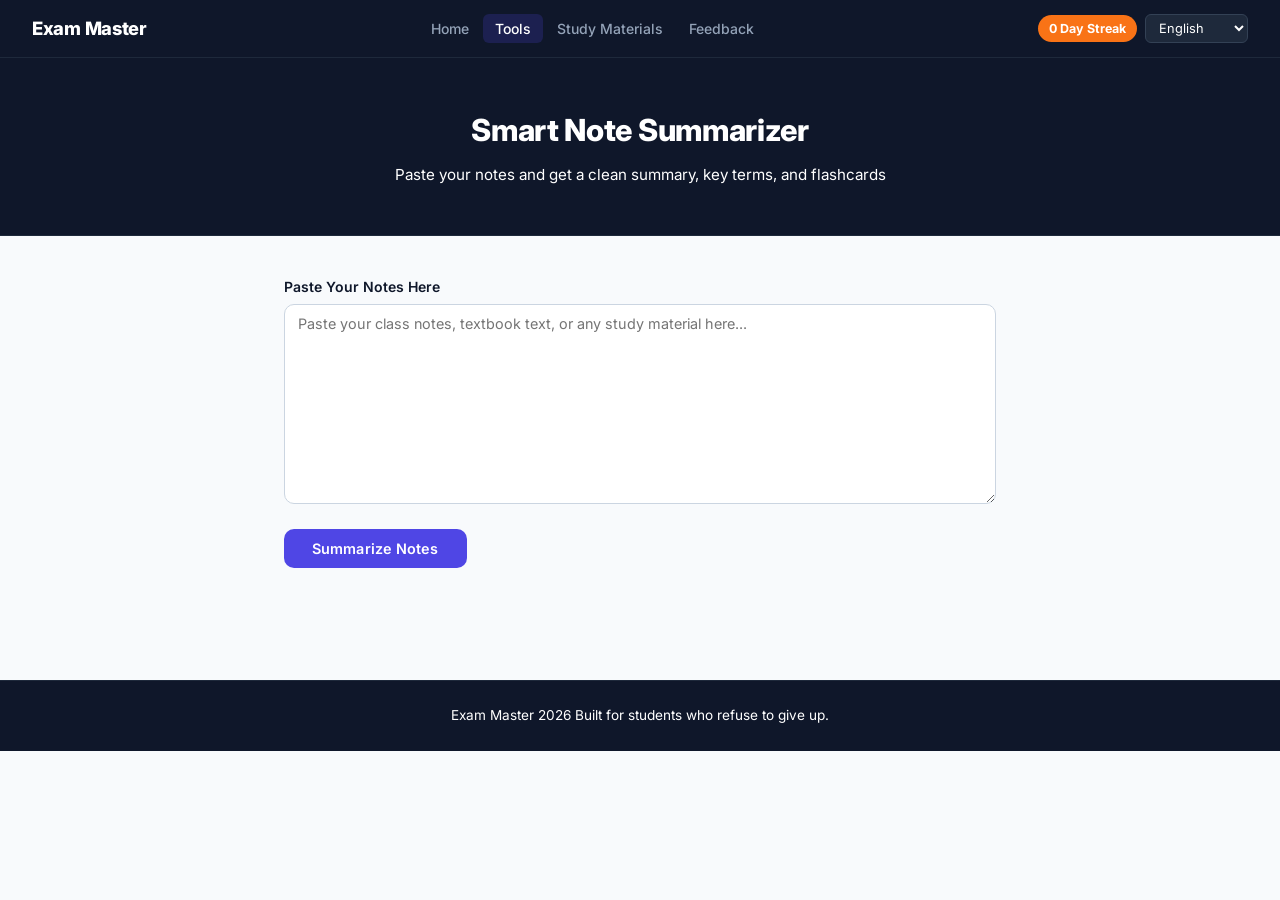
<file: notes.html>
<!DOCTYPE html>
<html lang="en">
<head>
  <meta charset="UTF-8" />
  <meta name="viewport" content="width=device-width, initial-scale=1.0"/>
  <title>Exam Master - Smart Note Summarizer</title>
  <link rel="stylesheet" href="style.css" />
</head>
<body>

  <nav class="navbar">
    <div class="nav-brand">Exam Master</div>
    <ul class="nav-links">
      <li><a href="index.html" data-i18n="nav_home">Home</a></li>
      <li><a href="tools.html" class="active" data-i18n="nav_tools">Tools</a></li>
      <li><a href="materials.html" data-i18n="nav_materials">Study Materials</a></li>
      <li><a href="feedback.html" data-i18n="nav_feedback">Feedback</a></li>
    </ul>
    <div class="nav-right">
      <div class="streak-badge"><span id="streak-count">0</span> <span data-i18n="streak">Day Streak</span></div>
      <select id="lang-selector" onchange="changeLanguage(this.value)">
        <option value="en">English</option>
        <option value="es">Espanol</option>
        <option value="fr">Francais</option>
        <option value="de">Deutsch</option>
        <option value="pt">Portugues</option>
        <option value="zh">Chinese</option>
        <option value="ar">Arabic</option>
        <option value="sw">Swahili</option>
      </select>
    </div>
  </nav>

  <div class="page-header">
    <h1>Smart Note Summarizer</h1>
    <p>Paste your notes and get a clean summary, key terms, and flashcards</p>
  </div>

  <div class="tool-page">

    <div class="form-group">
      <label>Paste Your Notes Here</label>
      <textarea id="notes-input" style="min-height:200px;" placeholder="Paste your class notes, textbook text, or any study material here..."></textarea>
    </div>

    <button class="btn-primary" onclick="summarizeNotes()">Summarize Notes</button>

    <div id="notes-output" style="display:none;margin-top:28px;">

      <div class="output-box">
        <strong style="font-size:1.1rem;">Summary</strong>
        <p id="summary-text" style="margin-top:12px;line-height:1.7;"></p>
      </div>

      <div class="output-box" style="margin-top:16px;">
        <strong style="font-size:1.1rem;">Key Terms</strong>
        <div id="key-terms" style="margin-top:12px;"></div>
      </div>

      <div class="output-box" style="margin-top:16px;">
        <strong style="font-size:1.1rem;">Flashcards</strong>
        <p style="margin-top:6px;font-size:0.85rem;color:#5a6370;">Click a card to reveal the answer</p>
        <div id="flashcards" style="margin-top:16px;display:flex;flex-wrap:wrap;gap:12px;"></div>
      </div>

    </div>

  </div>

  <footer class="footer">
    <p>Exam Master 2026 <span data-i18n="footer_text">Built for students who refuse to give up.</span></p>
  </footer>

  <script src="i18n.js"></script>
  <script src="streak.js"></script>
  <script>
    function summarizeNotes() {
      const input = document.getElementById('notes-input').value.trim();
      if (!input) { alert('Please paste some notes first.'); return; }

      const sentences = input.split(/[.!?]+/).filter(s => s.trim().length > 10);
      const summaryCount = Math.max(2, Math.min(4, Math.ceil(sentences.length / 3)));
      const summary = sentences.slice(0, summaryCount).join('. ').trim() + '.';

      const words = input.split(/\s+/);
      const stopWords = new Set(['the','a','an','is','are','was','were','and','or','but','in','on','at','to','of','for','with','it','this','that','they','their','there','be','have','has','had','do','did','will','would','can','could','should','from','by','as','not','we','you','i','he','she','his','her','its','our','your','my','so','if','about','into','which','who','what','when','where','how']);
      const freq = {};
      words.forEach(w => {
        const clean = w.replace(/[^a-zA-Z]/g, '').toLowerCase();
        if (clean.length > 4 && !stopWords.has(clean)) {
          freq[clean] = (freq[clean] || 0) + 1;
        }
      });
      const keyTerms = Object.entries(freq).sort((a,b) => b[1]-a[1]).slice(0, 8).map(e => e[0]);

      const flashData = sentences.slice(0, 5).map((s, i) => ({
        q: 'What is explained in point ' + (i + 1) + '?',
        a: s.trim()
      }));

      document.getElementById('summary-text').textContent = summary;

      const termsEl = document.getElementById('key-terms');
      termsEl.innerHTML = keyTerms.map(t => '<span class="tag">' + t.charAt(0).toUpperCase() + t.slice(1) + '</span>').join('');

      const flashEl = document.getElementById('flashcards');
      flashEl.innerHTML = '';
      flashData.forEach(fc => {
        const card = document.createElement('div');
        card.style.cssText = 'background:#2c3e50;color:#fff;border-radius:10px;padding:16px;width:220px;cursor:pointer;font-size:0.88rem;line-height:1.5;';
        card.setAttribute('data-side', 'q');
        card.setAttribute('data-q', fc.q);
        card.setAttribute('data-a', fc.a.replace(/</g, '&lt;'));
        card.textContent = fc.q;
        card.onclick = function() {
          if (this.getAttribute('data-side') === 'q') {
            this.textContent = this.getAttribute('data-a');
            this.style.backgroundColor = '#3d7a74';
            this.setAttribute('data-side', 'a');
          } else {
            this.textContent = this.getAttribute('data-q');
            this.style.backgroundColor = '#2c3e50';
            this.setAttribute('data-side', 'q');
          }
        };
        flashEl.appendChild(card);
      });

      document.getElementById('notes-output').style.display = 'block';
    }
  </script>
</body>
</html>
</file>
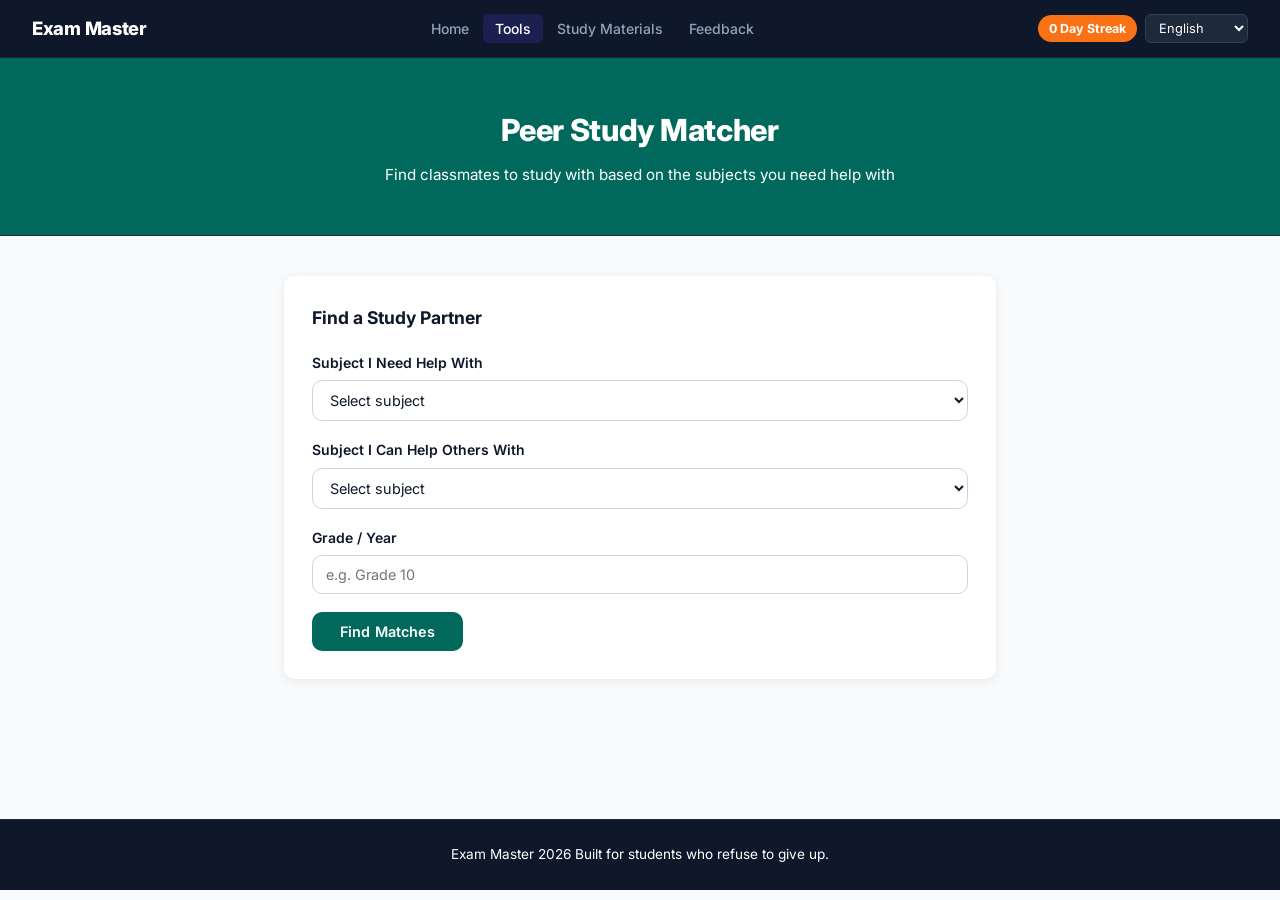
<file: peer.html>
<!DOCTYPE html>
<html lang="en">
<head>
  <meta charset="UTF-8" />
  <meta name="viewport" content="width=device-width, initial-scale=1.0"/>
  <title>Exam Master - Peer Study Matcher</title>
  <link rel="stylesheet" href="style.css" />
</head>
<body>

  <nav class="navbar">
    <div class="nav-brand">Exam Master</div>
    <ul class="nav-links">
      <li><a href="index.html" data-i18n="nav_home">Home</a></li>
      <li><a href="tools.html" class="active" data-i18n="nav_tools">Tools</a></li>
      <li><a href="materials.html" data-i18n="nav_materials">Study Materials</a></li>
      <li><a href="feedback.html" data-i18n="nav_feedback">Feedback</a></li>
    </ul>
    <div class="nav-right">
      <div class="streak-badge"><span id="streak-count">0</span> <span data-i18n="streak">Day Streak</span></div>
      <select id="lang-selector" onchange="changeLanguage(this.value)">
        <option value="en">English</option>
        <option value="es">Espanol</option>
        <option value="fr">Francais</option>
        <option value="de">Deutsch</option>
        <option value="pt">Portugues</option>
        <option value="zh">Chinese</option>
        <option value="ar">Arabic</option>
        <option value="sw">Swahili</option>
      </select>
    </div>
  </nav>

  <div class="page-header" style="background-color:#00695c;">
    <h1>Peer Study Matcher</h1>
    <p>Find classmates to study with based on the subjects you need help with</p>
  </div>

  <div class="tool-page">

    <div style="background:#fff;border-radius:10px;padding:28px;box-shadow:0 2px 10px rgba(0,0,0,0.08);margin-bottom:28px;">
      <h3 style="font-weight:700;margin-bottom:20px;">Find a Study Partner</h3>
      <div class="form-group">
        <label>Subject I Need Help With</label>
        <select id="need-subject">
          <option value="">Select subject</option>
          <option>Mathematics</option>
          <option>Science</option>
          <option>English</option>
          <option>History</option>
          <option>Geography</option>
          <option>Chemistry</option>
          <option>Biology</option>
          <option>Physics</option>
        </select>
      </div>
      <div class="form-group">
        <label>Subject I Can Help Others With</label>
        <select id="offer-subject">
          <option value="">Select subject</option>
          <option>Mathematics</option>
          <option>Science</option>
          <option>English</option>
          <option>History</option>
          <option>Geography</option>
          <option>Chemistry</option>
          <option>Biology</option>
          <option>Physics</option>
        </select>
      </div>
      <div class="form-group">
        <label>Grade / Year</label>
        <input type="text" id="peer-grade" placeholder="e.g. Grade 10" />
      </div>
      <button class="btn-primary" style="background-color:#00695c;" onclick="findMatches()">Find Matches</button>
    </div>

    <div id="matches-output" style="display:none;">
      <h3 style="font-weight:700;margin-bottom:16px;">Your Matches</h3>
      <div class="peer-grid" id="peer-grid"></div>
    </div>

  </div>

  <footer class="footer">
    <p>Exam Master 2026 <span data-i18n="footer_text">Built for students who refuse to give up.</span></p>
  </footer>

  <script src="i18n.js"></script>
  <script src="streak.js"></script>
  <script>
    const samplePeers = [
      { name: "Alex M", grade: "Grade 10", strong: "Mathematics", needs: "History", initials: "AM" },
      { name: "Sophie K", grade: "Grade 11", strong: "English", needs: "Science", initials: "SK" },
      { name: "Daniel R", grade: "Grade 10", strong: "Biology", needs: "Mathematics", initials: "DR" },
      { name: "Fatima N", grade: "Grade 12", strong: "Chemistry", needs: "English", initials: "FN" },
      { name: "Liam T", grade: "Grade 9", strong: "History", needs: "Physics", initials: "LT" },
      { name: "Zoe W", grade: "Grade 11", strong: "Physics", needs: "Geography", initials: "ZW" },
      { name: "Marcus B", grade: "Grade 10", strong: "Geography", needs: "Chemistry", initials: "MB" },
      { name: "Yuna P", grade: "Grade 12", strong: "Science", needs: "Mathematics", initials: "YP" }
    ];

    const colors = ['#1565c0', '#2e7d32', '#e65100', '#6a1b9a', '#c62828', '#00695c'];

    function findMatches() {
      const need = document.getElementById('need-subject').value;
      const offer = document.getElementById('offer-subject').value;

      const matches = samplePeers.filter(p =>
        (!need || p.strong === need) || (!offer || p.needs === offer)
      ).slice(0, 6);

      const grid = document.getElementById('peer-grid');
      grid.innerHTML = '';

      (matches.length ? matches : samplePeers.slice(0, 4)).forEach((peer, i) => {
        const color = colors[i % colors.length];
        const card = document.createElement('div');
        card.className = 'peer-card';
        card.innerHTML = '<div class="peer-avatar" style="background-color:' + color + ';">' + peer.initials + '</div>' +
          '<h4>' + peer.name + '</h4>' +
          '<p>' + peer.grade + '</p>' +
          '<p style="margin-top:6px;"><strong>Strong in:</strong> ' + peer.strong + '</p>' +
          '<p><strong>Needs help:</strong> ' + peer.needs + '</p>' +
          '<button onclick="connectPeer(\'' + peer.name + '\')" style="margin-top:12px;background-color:' + color + ';color:#fff;border:none;padding:8px 16px;border-radius:6px;cursor:pointer;font-weight:600;width:100%;">Connect</button>';
        grid.appendChild(card);
      });

      document.getElementById('matches-output').style.display = 'block';
    }

    function connectPeer(name) {
      alert('Connection request sent to ' + name + '. They will be notified to start a study session with you!');
    }
  </script>
</body>
</html>
</file>
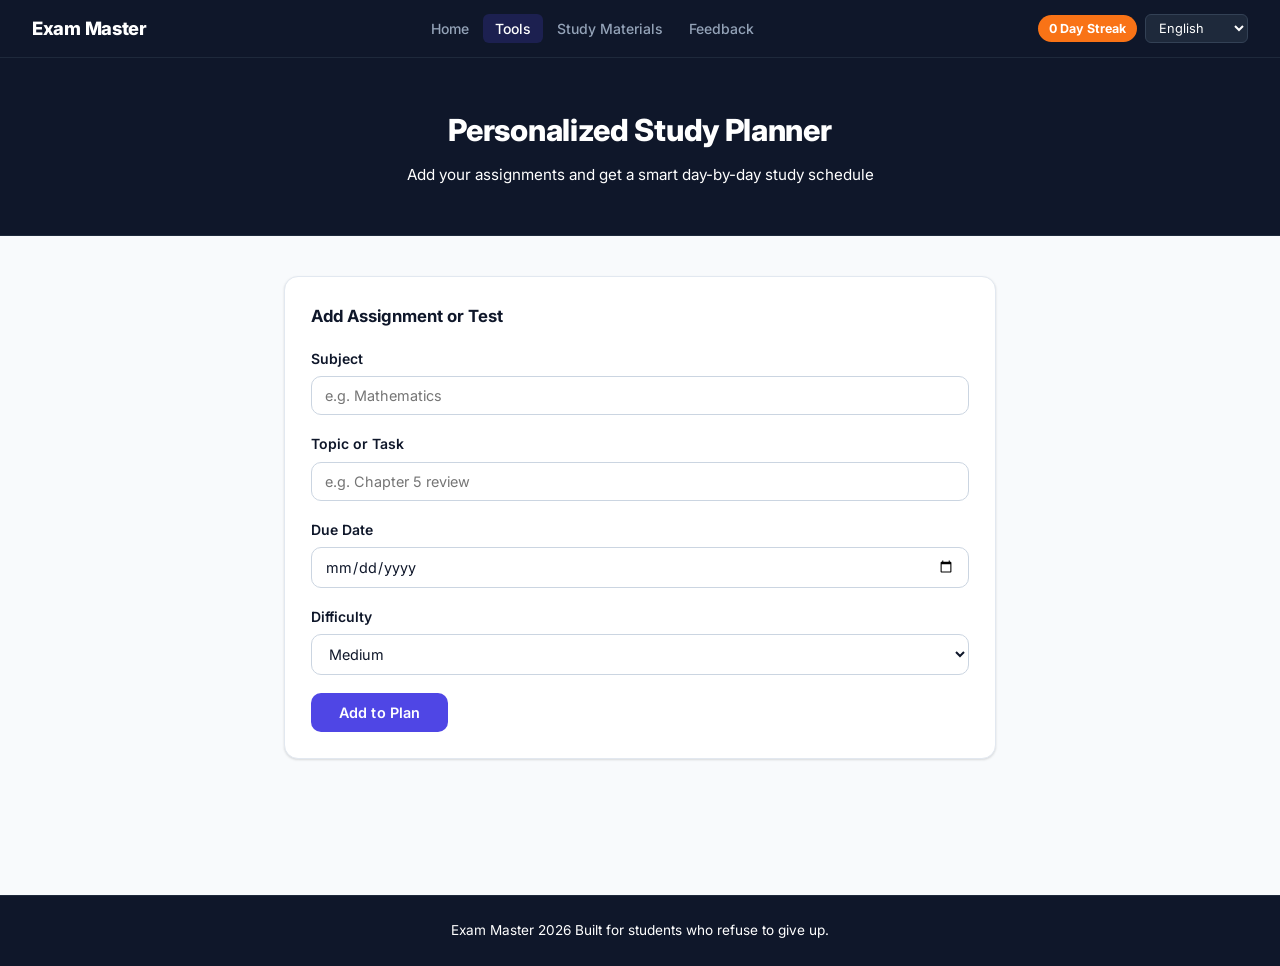
<file: planner.html>
<!DOCTYPE html>
<html lang="en">
<head>
  <meta charset="UTF-8" />
  <meta name="viewport" content="width=device-width, initial-scale=1.0"/>
  <title>Exam Master - Study Planner</title>
  <link rel="stylesheet" href="style.css" />
</head>
<body>

  <nav class="navbar">
    <div class="nav-brand">Exam Master</div>
    <ul class="nav-links">
      <li><a href="index.html" data-i18n="nav_home">Home</a></li>
      <li><a href="tools.html" class="active" data-i18n="nav_tools">Tools</a></li>
      <li><a href="materials.html" data-i18n="nav_materials">Study Materials</a></li>
      <li><a href="feedback.html" data-i18n="nav_feedback">Feedback</a></li>
    </ul>
    <div class="nav-right">
      <div class="streak-badge"><span id="streak-count">0</span> <span data-i18n="streak">Day Streak</span></div>
      <select id="lang-selector" onchange="changeLanguage(this.value)">
        <option value="en">English</option>
        <option value="es">Espanol</option>
        <option value="fr">Francais</option>
        <option value="de">Deutsch</option>
        <option value="pt">Portugues</option>
        <option value="zh">Chinese</option>
        <option value="ar">Arabic</option>
        <option value="sw">Swahili</option>
      </select>
    </div>
  </nav>

  <div class="page-header">
    <h1>Personalized Study Planner</h1>
    <p>Add your assignments and get a smart day-by-day study schedule</p>
  </div>

  <div class="tool-page">

    <div class="panel">
      <h3>Add Assignment or Test</h3>
      <div class="form-group">
        <label>Subject</label>
        <input type="text" id="plan-subject" placeholder="e.g. Mathematics" />
      </div>
      <div class="form-group">
        <label>Topic or Task</label>
        <input type="text" id="plan-topic" placeholder="e.g. Chapter 5 review" />
      </div>
      <div class="form-group">
        <label>Due Date</label>
        <input type="date" id="plan-due" />
      </div>
      <div class="form-group">
        <label>Difficulty</label>
        <select id="plan-difficulty">
          <option value="1">Easy</option>
          <option value="2" selected>Medium</option>
          <option value="3">Hard</option>
        </select>
      </div>
      <button class="btn-primary" onclick="addTask()">Add to Plan</button>
    </div>

    <div id="plan-table-wrapper" style="display:none;">
      <h3 style="font-weight:700;margin-bottom:16px;color:#2c3e50;">Your Study Plan</h3>
      <table class="planner-table">
        <thead>
          <tr>
            <th>Day</th>
            <th>Subject</th>
            <th>Task</th>
            <th>Study Time</th>
            <th>Status</th>
          </tr>
        </thead>
        <tbody id="plan-body"></tbody>
      </table>
    </div>

  </div>

  <footer class="footer">
    <p>Exam Master 2026 <span data-i18n="footer_text">Built for students who refuse to give up.</span></p>
  </footer>

  <script src="i18n.js"></script>
  <script src="streak.js"></script>
  <script>
    const tasks = [];

    function addTask() {
      const subject = document.getElementById('plan-subject').value.trim();
      const topic = document.getElementById('plan-topic').value.trim();
      const due = document.getElementById('plan-due').value;
      const difficulty = parseInt(document.getElementById('plan-difficulty').value);

      if (!subject || !topic || !due) { alert('Please fill in all fields.'); return; }

      tasks.push({ subject, topic, due, difficulty });
      tasks.sort((a, b) => new Date(a.due) - new Date(b.due));
      renderPlan();

      document.getElementById('plan-subject').value = '';
      document.getElementById('plan-topic').value = '';
      document.getElementById('plan-due').value = '';
      document.getElementById('plan-difficulty').value = '2';
    }

    function renderPlan() {
      const tbody = document.getElementById('plan-body');
      tbody.innerHTML = '';

      tasks.forEach((task) => {
        const dueDate = new Date(task.due);
        const today = new Date();
        const daysLeft = Math.ceil((dueDate - today) / (1000 * 60 * 60 * 24));
        const sessions = task.difficulty;
        const timePerSession = task.difficulty === 1 ? '30 mins' : task.difficulty === 2 ? '45 mins' : '60 mins';

        for (let s = 1; s <= sessions; s++) {
          const sessionDate = new Date();
          sessionDate.setDate(today.getDate() + Math.floor((daysLeft / sessions) * (s - 1)));
          const dayLabel = s === sessions
            ? 'Final Review (' + dueDate.toDateString() + ')'
            : 'Session ' + s + ' (' + sessionDate.toDateString() + ')';

          const tr = document.createElement('tr');
          tr.innerHTML = '<td>' + dayLabel + '</td>' +
            '<td>' + task.subject.replace(/</g,'&lt;') + '</td>' +
            '<td>' + task.topic.replace(/</g,'&lt;') + '</td>' +
            '<td>' + timePerSession + '</td>' +
            '<td><button onclick="this.textContent=\'Done\';this.style.backgroundColor=\'#3d7a74\';this.style.color=\'#fff\';this.disabled=true;" style="padding:4px 12px;border:none;border-radius:6px;background:#d8dfe8;cursor:pointer;font-weight:600;color:#2c3e50;">Mark Done</button></td>';
          tbody.appendChild(tr);
        }
      });

      document.getElementById('plan-table-wrapper').style.display = 'block';
    }
  </script>
</body>
</html>
</file>
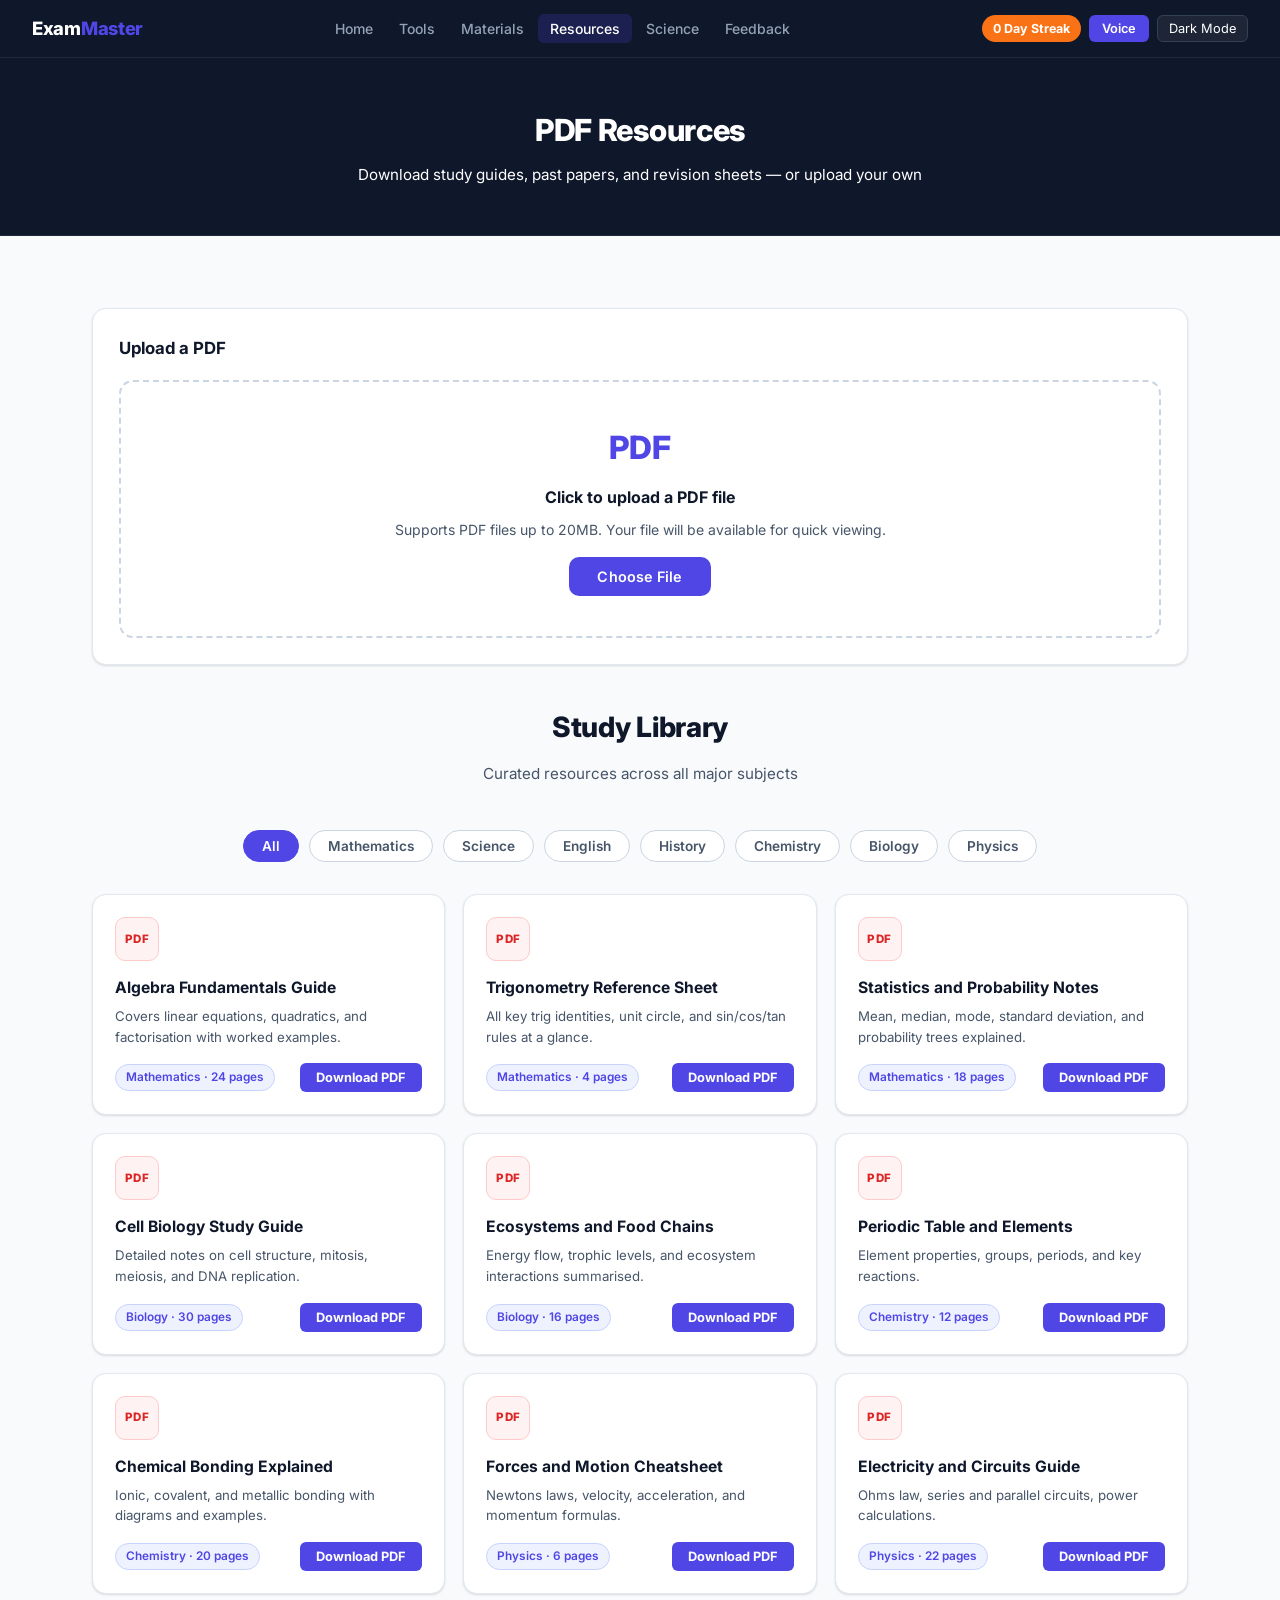
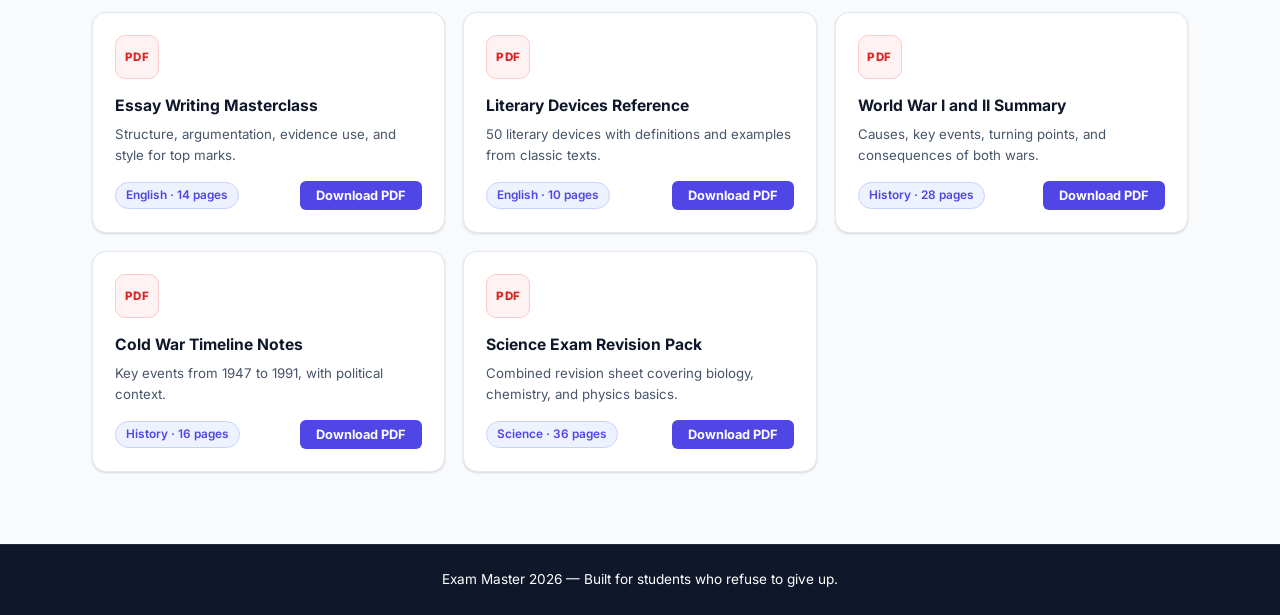
<file: resources.html>
<!DOCTYPE html>
<html lang="en">
<head>
  <meta charset="UTF-8" />
  <meta name="viewport" content="width=device-width, initial-scale=1.0"/>
  <title>Exam Master - PDF Resources</title>
  <link rel="preconnect" href="https://fonts.googleapis.com">
  <link href="https://fonts.googleapis.com/css2?family=Inter:wght@400;500;600;700;800;900&display=swap" rel="stylesheet">
  <link rel="stylesheet" href="style.css" />
  <script src="theme.js" defer></script>
  <style>
    .resource-filters { display:flex; gap:10px; flex-wrap:wrap; margin-bottom:32px; justify-content:center; }
    .filter-btn { padding:7px 18px; border-radius:20px; border:1px solid var(--border-strong); background:var(--surface); color:var(--text-secondary); font-size:0.85rem; font-weight:600; cursor:pointer; font-family:inherit; transition:all 0.15s; }
    .filter-btn:hover, .filter-btn.active { background:var(--accent); color:#fff; border-color:var(--accent); }

    .resource-grid { display:grid; grid-template-columns:repeat(auto-fill,minmax(280px,1fr)); gap:18px; }
    .resource-card { background:var(--surface); border:1px solid var(--border); border-radius:var(--radius-lg); padding:22px; box-shadow:var(--shadow-sm); transition:transform 0.18s, box-shadow 0.18s; }
    .resource-card:hover { transform:translateY(-3px); box-shadow:var(--shadow-hover); }
    .resource-icon { width:44px; height:44px; border-radius:10px; display:flex; align-items:center; justify-content:center; font-size:0.72rem; font-weight:800; letter-spacing:0.5px; margin-bottom:14px; }
    .pdf-icon { background:#fef2f2; color:#dc2626; border:1px solid #fecaca; }
    .resource-card h3 { font-size:0.98rem; font-weight:700; color:var(--text); margin-bottom:6px; }
    .resource-card p  { font-size:0.83rem; color:var(--text-secondary); line-height:1.55; margin-bottom:16px; }
    .resource-meta { display:flex; align-items:center; justify-content:space-between; }
    .resource-tag { background:var(--accent-soft); color:var(--accent); border:1px solid var(--accent-border); padding:3px 10px; border-radius:20px; font-size:0.74rem; font-weight:600; }
    .btn-download { background:var(--accent); color:#fff; border:none; padding:7px 16px; border-radius:var(--radius-sm); font-size:0.8rem; font-weight:700; cursor:pointer; font-family:inherit; transition:background 0.15s; }
    .btn-download:hover { background:var(--accent-hover); }

    .upload-area { border:2px dashed var(--border-strong); border-radius:var(--radius-lg); padding:40px; text-align:center; cursor:pointer; transition:border-color 0.2s, background 0.2s; }
    .upload-area:hover { border-color:var(--accent); background:var(--accent-soft); }
    .upload-area h3 { font-size:1rem; font-weight:700; color:var(--text); margin-bottom:8px; }
    .upload-area p  { font-size:0.875rem; color:var(--text-secondary); margin-bottom:16px; }
    .upload-icon { font-size:2rem; margin-bottom:12px; color:var(--accent); font-weight:800; }

    .pdf-viewer { display:none; background:var(--surface); border:1px solid var(--border); border-radius:var(--radius-lg); padding:24px; margin-top:24px; }
    .pdf-viewer h3 { font-size:1rem; font-weight:700; margin-bottom:16px; color:var(--text); }
    #pdf-frame { width:100%; height:600px; border:none; border-radius:var(--radius); }
    .viewer-bar { display:flex; align-items:center; justify-content:space-between; margin-bottom:14px; flex-wrap:wrap; gap:10px; }
  </style>
</head>
<body>
  <nav class="navbar">
    <div class="nav-brand">Exam<span>Master</span></div>
    <ul class="nav-links">
      <li><a href="index.html">Home</a></li>
      <li><a href="tools.html">Tools</a></li>
      <li><a href="materials.html">Materials</a></li>
      <li><a href="resources.html" class="active">Resources</a></li>
      <li><a href="science.html">Science</a></li>
      <li><a href="feedback.html">Feedback</a></li>
    </ul>
    <div class="nav-right">
      <div class="streak-badge"><span id="streak-count">0</span> Day Streak</div>
      <button class="voice-btn" onclick="openVoiceModal()">Voice</button>
      <button class="theme-btn" id="theme-btn" onclick="toggleTheme()">Dark Mode</button>
    </div>
  </nav>

  <div class="voice-modal-overlay" id="voice-modal-overlay">
    <div class="voice-modal">
      <h2>Voice Assistant</h2>
      <p class="vm-sub">Navigate Exam Master with your voice</p>
      <button class="voice-orb" id="voice-orb" onclick="startListening()">
        <svg viewBox="0 0 24 24"><path d="M12 1a3 3 0 0 0-3 3v8a3 3 0 0 0 6 0V4a3 3 0 0 0-3-3zm-1 19.93V22h2v-1.07A8 8 0 0 0 20 13h-2a6 6 0 0 1-12 0H4a8 8 0 0 0 7 7.93z"/></svg>
      </button>
      <div class="voice-status" id="voice-status">Click the button to speak</div>
      <div class="voice-output" id="voice-output"></div>
      <div class="vm-commands">
        <span class="vm-cmd" onclick="runQuickCommand('go home')">Home</span>
        <span class="vm-cmd" onclick="runQuickCommand('open timetable')">Timetable</span>
      </div>
      <button class="voice-close" onclick="closeVoiceModal()">Close</button>
    </div>
  </div>

  <div class="page-header">
    <h1>PDF Resources</h1>
    <p>Download study guides, past papers, and revision sheets — or upload your own</p>
  </div>

  <section class="section">

    <!-- UPLOAD YOUR OWN -->
    <div class="panel" style="margin-bottom:40px;">
      <h3>Upload a PDF</h3>
      <div class="upload-area" onclick="document.getElementById('pdf-upload').click()">
        <div class="upload-icon">PDF</div>
        <h3>Click to upload a PDF file</h3>
        <p>Supports PDF files up to 20MB. Your file will be available for quick viewing.</p>
        <button class="btn-primary" style="pointer-events:none;">Choose File</button>
      </div>
      <input type="file" id="pdf-upload" accept=".pdf" style="display:none;" onchange="previewPDF(this)" />

      <div class="pdf-viewer" id="pdf-viewer">
        <div class="viewer-bar">
          <h3 id="pdf-title">Viewing PDF</h3>
          <div style="display:flex;gap:8px;">
            <button class="btn-primary" id="btn-dl" style="font-size:0.82rem;padding:7px 16px;" onclick="downloadCurrentPDF()">Download</button>
            <button class="btn-secondary" style="font-size:0.82rem;padding:7px 14px;" onclick="closePDFViewer()">Close</button>
          </div>
        </div>
        <iframe id="pdf-frame" title="PDF Viewer"></iframe>
      </div>
    </div>

    <!-- FILTER -->
    <h2 class="section-title" style="margin-bottom:12px;">Study Library</h2>
    <p class="section-sub">Curated resources across all major subjects</p>

    <div class="resource-filters">
      <button class="filter-btn active" onclick="filterResources('all', this)">All</button>
      <button class="filter-btn" onclick="filterResources('mathematics', this)">Mathematics</button>
      <button class="filter-btn" onclick="filterResources('science', this)">Science</button>
      <button class="filter-btn" onclick="filterResources('english', this)">English</button>
      <button class="filter-btn" onclick="filterResources('history', this)">History</button>
      <button class="filter-btn" onclick="filterResources('chemistry', this)">Chemistry</button>
      <button class="filter-btn" onclick="filterResources('biology', this)">Biology</button>
      <button class="filter-btn" onclick="filterResources('physics', this)">Physics</button>
    </div>

    <div class="resource-grid" id="resource-grid"></div>

  </section>

  <footer class="footer">
    <p>Exam Master 2026 &mdash; Built for students who refuse to give up.</p>
  </footer>

  <script src="i18n.js"></script>
  <script src="streak.js"></script>
  <script src="voice.js"></script>
  <script>
    const resources = [
      { title:'Algebra Fundamentals Guide', subject:'mathematics', desc:'Covers linear equations, quadratics, and factorisation with worked examples.', pages:'24 pages' },
      { title:'Trigonometry Reference Sheet', subject:'mathematics', desc:'All key trig identities, unit circle, and sin/cos/tan rules at a glance.', pages:'4 pages' },
      { title:'Statistics and Probability Notes', subject:'mathematics', desc:'Mean, median, mode, standard deviation, and probability trees explained.', pages:'18 pages' },
      { title:'Cell Biology Study Guide', subject:'biology', desc:'Detailed notes on cell structure, mitosis, meiosis, and DNA replication.', pages:'30 pages' },
      { title:'Ecosystems and Food Chains', subject:'biology', desc:'Energy flow, trophic levels, and ecosystem interactions summarised.', pages:'16 pages' },
      { title:'Periodic Table and Elements', subject:'chemistry', desc:'Element properties, groups, periods, and key reactions.', pages:'12 pages' },
      { title:'Chemical Bonding Explained', subject:'chemistry', desc:'Ionic, covalent, and metallic bonding with diagrams and examples.', pages:'20 pages' },
      { title:'Forces and Motion Cheatsheet', subject:'physics', desc:'Newtons laws, velocity, acceleration, and momentum formulas.', pages:'6 pages' },
      { title:'Electricity and Circuits Guide', subject:'physics', desc:'Ohms law, series and parallel circuits, power calculations.', pages:'22 pages' },
      { title:'Essay Writing Masterclass', subject:'english', desc:'Structure, argumentation, evidence use, and style for top marks.', pages:'14 pages' },
      { title:'Literary Devices Reference', subject:'english', desc:'50 literary devices with definitions and examples from classic texts.', pages:'10 pages' },
      { title:'World War I and II Summary', subject:'history', desc:'Causes, key events, turning points, and consequences of both wars.', pages:'28 pages' },
      { title:'Cold War Timeline Notes', subject:'history', desc:'Key events from 1947 to 1991, with political context.', pages:'16 pages' },
      { title:'Science Exam Revision Pack', subject:'science', desc:'Combined revision sheet covering biology, chemistry, and physics basics.', pages:'36 pages' },
    ];

    let currentPDFURL = null;

    function renderResources(filter) {
      const grid = document.getElementById('resource-grid');
      const filtered = filter === 'all' ? resources : resources.filter(r => r.subject === filter);
      grid.innerHTML = filtered.map((r, i) => `
        <div class="resource-card">
          <div class="resource-icon pdf-icon">PDF</div>
          <h3>${r.title}</h3>
          <p>${r.desc}</p>
          <div class="resource-meta">
            <span class="resource-tag">${r.subject.charAt(0).toUpperCase() + r.subject.slice(1)} &middot; ${r.pages}</span>
            <button class="btn-download" onclick="generatePDF('${r.title}', '${r.subject}', \`${r.desc}\`, '${r.pages}')">Download PDF</button>
          </div>
        </div>
      `).join('');
    }

    function filterResources(subject, btn) {
      document.querySelectorAll('.filter-btn').forEach(b => b.classList.remove('active'));
      btn.classList.add('active');
      renderResources(subject);
    }

    renderResources('all');

    /* Generate a simple downloadable PDF via data URI (plain text formatted) */
    function generatePDF(title, subject, desc, pages) {
      /* Build a styled HTML page and trigger print-to-PDF */
      const html = `<!DOCTYPE html><html><head><meta charset="UTF-8"><title>${title}</title>
      <style>body{font-family:Georgia,serif;max-width:700px;margin:60px auto;color:#1a1a2e;line-height:1.8;}
      h1{font-size:2rem;border-bottom:3px solid #4f46e5;padding-bottom:12px;margin-bottom:24px;}
      .meta{font-size:0.9rem;color:#666;margin-bottom:32px;}
      .section{margin-bottom:28px;}h2{font-size:1.3rem;color:#4f46e5;margin-bottom:10px;}
      p{font-size:1rem;color:#333;}</style></head><body>
      <h1>${title}</h1>
      <div class="meta">Subject: ${subject.charAt(0).toUpperCase()+subject.slice(1)} &nbsp;|&nbsp; ${pages} &nbsp;|&nbsp; Exam Master 2026</div>
      <div class="section"><h2>Overview</h2><p>${desc}</p></div>
      <div class="section"><h2>Key Points</h2>
      <p>1. This document provides structured revision material for ${subject} students.</p>
      <p>2. Work through each section carefully and take notes on topics you find difficult.</p>
      <p>3. Use the Exam Master Study Planner to schedule time for each section.</p>
      <p>4. After reading, test yourself using the Smart Note Summarizer flashcard tool.</p></div>
      <div class="section"><h2>Practice Questions</h2>
      <p>Q1: Define the core concept covered in this guide in your own words.</p>
      <p>Q2: List three real-world applications of this topic.</p>
      <p>Q3: What is the most common mistake students make on this topic in exams?</p></div>
      <div class="section"><h2>Revision Checklist</h2>
      <p>&#9744; I can explain this topic without notes</p>
      <p>&#9744; I have done at least one past paper question on this topic</p>
      <p>&#9744; I have reviewed my mistakes</p></div>
      </body></html>`;

      const blob = new Blob([html], { type: 'text/html' });
      const url = URL.createObjectURL(blob);
      const a = document.createElement('a');
      a.href = url;
      a.download = title.replace(/\s+/g, '_') + '.html';
      a.click();
      URL.revokeObjectURL(url);
    }

    /* Preview uploaded PDF */
    function previewPDF(input) {
      if (!input.files || !input.files[0]) return;
      const file = input.files[0];
      if (file.type !== 'application/pdf') { alert('Please upload a PDF file.'); return; }
      const url = URL.createObjectURL(file);
      currentPDFURL = url;
      document.getElementById('pdf-frame').src = url;
      document.getElementById('pdf-title').textContent = 'Viewing: ' + file.name;
      document.getElementById('pdf-viewer').style.display = 'block';
      document.getElementById('pdf-viewer').scrollIntoView({ behavior: 'smooth' });
      /* store filename for download */
      document.getElementById('btn-dl').setAttribute('data-name', file.name);
    }

    function downloadCurrentPDF() {
      if (!currentPDFURL) return;
      const name = document.getElementById('btn-dl').getAttribute('data-name') || 'document.pdf';
      const a = document.createElement('a');
      a.href = currentPDFURL;
      a.download = name;
      a.click();
    }

    function closePDFViewer() {
      document.getElementById('pdf-viewer').style.display = 'none';
      document.getElementById('pdf-frame').src = '';
      if (currentPDFURL) { URL.revokeObjectURL(currentPDFURL); currentPDFURL = null; }
    }
  </script>
</body>
</html>
</file>
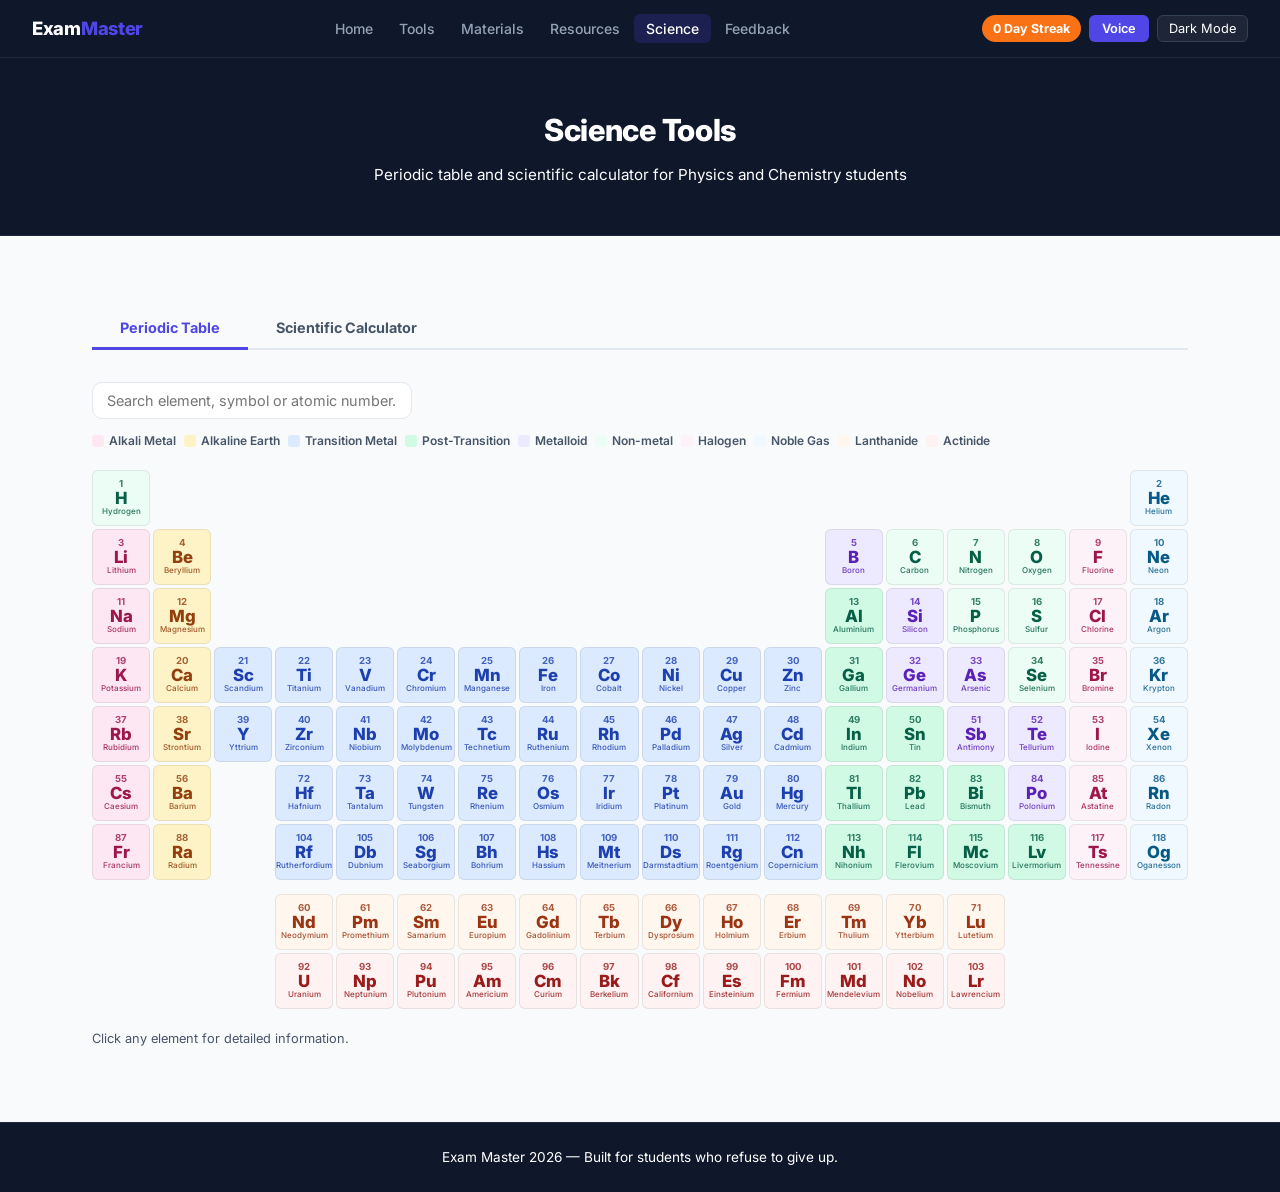
<file: science.html>
<!DOCTYPE html>
<html lang="en">
<head>
  <meta charset="UTF-8"/>
  <meta name="viewport" content="width=device-width, initial-scale=1.0"/>
  <title>Exam Master - Science Tools</title>
  <link rel="preconnect" href="https://fonts.googleapis.com">
  <link href="https://fonts.googleapis.com/css2?family=Inter:wght@400;500;600;700;800;900&display=swap" rel="stylesheet">
  <link rel="stylesheet" href="style.css"/>
  <script>(function(){var t=localStorage.getItem('sb_theme')||'light';document.documentElement.setAttribute('data-theme',t);})();</script>
  <style>
    /* ===== TABS ===== */
    .tab-bar { display:flex; gap:0; border-bottom:2px solid var(--border); margin-bottom:32px; }
    .tab-btn {
      padding:11px 28px; font-size:0.9rem; font-weight:700; border:none;
      background:none; color:var(--text-secondary); cursor:pointer;
      border-bottom:3px solid transparent; margin-bottom:-2px;
      font-family:inherit; transition:color 0.15s, border-color 0.15s;
    }
    .tab-btn.active { color:var(--accent); border-bottom-color:var(--accent); }
    .tab-btn:hover:not(.active) { color:var(--text); }

    .tab-panel { display:none; }
    .tab-panel.active { display:block; }

    /* ===== PERIODIC TABLE ===== */
    .pt-controls {
      display:flex; align-items:center; gap:12px; flex-wrap:wrap; margin-bottom:20px;
    }
    .pt-search {
      flex:1; min-width:200px; max-width:320px;
      padding:9px 14px; border:1.5px solid var(--border); border-radius:var(--radius);
      font-size:0.9rem; color:var(--text); background:var(--surface); font-family:inherit;
    }
    .pt-search:focus { outline:none; border-color:var(--accent); box-shadow:0 0 0 3px rgba(79,70,229,0.12); }

    .pt-legend { display:flex; flex-wrap:wrap; gap:8px; }
    .pt-leg-item {
      display:flex; align-items:center; gap:5px;
      font-size:0.75rem; font-weight:600; color:var(--text-secondary);
    }
    .pt-leg-dot { width:12px; height:12px; border-radius:3px; }

    .pt-scroll { overflow-x:auto; padding-bottom:8px; }
    .pt-grid {
      display:grid;
      grid-template-columns: repeat(18, minmax(52px,1fr));
      gap:3px;
      min-width:950px;
    }

    .el {
      border-radius:6px; padding:4px 3px; text-align:center;
      cursor:pointer; transition:transform 0.12s, box-shadow 0.12s;
      border:1px solid rgba(0,0,0,0.08); position:relative;
      min-height:56px; display:flex; flex-direction:column;
      align-items:center; justify-content:center;
    }
    .el:hover { transform:scale(1.12); box-shadow:0 6px 18px rgba(0,0,0,0.18); z-index:10; }
    .el.dimmed { opacity:0.2; }
    .el .num { font-size:0.6rem; font-weight:700; opacity:0.8; line-height:1; }
    .el .sym { font-size:1.05rem; font-weight:800; line-height:1.1; }
    .el .name { font-size:0.5rem; font-weight:500; opacity:0.85; line-height:1.2; white-space:nowrap; }

    /* category colours */
    .cat-alkali      { background:#fce7f3; color:#9d174d; }
    .cat-alkaline    { background:#fef3c7; color:#92400e; }
    .cat-transition  { background:#dbeafe; color:#1e40af; }
    .cat-post        { background:#d1fae5; color:#065f46; }
    .cat-metalloid   { background:#ede9fe; color:#5b21b6; }
    .cat-nonmetal    { background:#ecfdf5; color:#065f46; }
    .cat-halogen     { background:#fdf2f8; color:#9d174d; }
    .cat-noble       { background:#f0f9ff; color:#075985; }
    .cat-lanthanide  { background:#fff7ed; color:#9a3412; }
    .cat-actinide    { background:#fef2f2; color:#991b1b; }

    [data-theme="dark"] .cat-alkali      { background:#4c0519; color:#fda4af; }
    [data-theme="dark"] .cat-alkaline    { background:#1c1200; color:#fcd34d; }
    [data-theme="dark"] .cat-transition  { background:#1e1b4b; color:#a5b4fc; }
    [data-theme="dark"] .cat-post        { background:#052e16; color:#86efac; }
    [data-theme="dark"] .cat-metalloid   { background:#2e1065; color:#c4b5fd; }
    [data-theme="dark"] .cat-nonmetal    { background:#042f2e; color:#5eead4; }
    [data-theme="dark"] .cat-halogen     { background:#3b0764; color:#e9d5ff; }
    [data-theme="dark"] .cat-noble       { background:#0c1a2e; color:#93c5fd; }
    [data-theme="dark"] .cat-lanthanide  { background:#431407; color:#fdba74; }
    [data-theme="dark"] .cat-actinide    { background:#450a0a; color:#fca5a5; }

    /* Element detail card */
    .el-detail {
      display:none; position:fixed; inset:0;
      background:rgba(0,0,0,0.55); z-index:800;
      align-items:center; justify-content:center;
      backdrop-filter:blur(4px);
    }
    .el-detail.open { display:flex; }
    .el-card {
      background:var(--surface); border:1px solid var(--border);
      border-radius:20px; padding:36px 32px; width:420px; max-width:94vw;
      box-shadow:0 24px 64px rgba(0,0,0,0.3);
      animation:popIn 0.17s ease;
    }
    @keyframes popIn { from{transform:scale(0.92);opacity:0} to{transform:scale(1);opacity:1} }
    .el-card-header { display:flex; align-items:center; gap:20px; margin-bottom:24px; }
    .el-big-sym {
      width:72px; height:72px; border-radius:12px;
      display:flex; align-items:center; justify-content:center;
      font-size:2rem; font-weight:900; flex-shrink:0;
    }
    .el-card-header h2 { font-size:1.4rem; font-weight:800; color:var(--text); margin-bottom:3px; }
    .el-card-header p  { font-size:0.85rem; color:var(--text-secondary); }
    .el-props { display:grid; grid-template-columns:1fr 1fr; gap:10px; margin-bottom:22px; }
    .el-prop { background:var(--bg-alt); border-radius:8px; padding:10px 12px; }
    .el-prop-label { font-size:0.72rem; font-weight:700; color:var(--text-secondary); text-transform:uppercase; letter-spacing:0.5px; margin-bottom:3px; }
    .el-prop-val   { font-size:0.95rem; font-weight:700; color:var(--text); }
    .el-desc { font-size:0.875rem; color:var(--text-secondary); line-height:1.65; margin-bottom:20px; }
    .el-close { width:100%; }

    /* ===== CALCULATOR ===== */
    .calc-wrap {
      display:flex; gap:32px; flex-wrap:wrap; align-items:flex-start;
      justify-content:center;
    }

    .calc-box {
      background:var(--surface); border:1px solid var(--border);
      border-radius:20px; padding:24px; width:360px; max-width:100%;
      box-shadow:var(--shadow-md);
    }

    .calc-screen {
      background:#0f172a; border-radius:12px; padding:16px 18px;
      margin-bottom:16px; min-height:80px;
      display:flex; flex-direction:column; align-items:flex-end; justify-content:flex-end;
    }
    .calc-expr { font-size:0.78rem; color:#64748b; min-height:18px; word-break:break-all; }
    .calc-display {
      font-size:2.2rem; font-weight:700; color:#fff;
      word-break:break-all; text-align:right; line-height:1.2;
    }

    .calc-mode {
      display:flex; gap:6px; margin-bottom:12px; flex-wrap:wrap;
    }
    .mode-btn {
      flex:1; padding:7px 10px; font-size:0.76rem; font-weight:700;
      border:1px solid var(--border); border-radius:6px; background:var(--bg-alt);
      color:var(--text-secondary); cursor:pointer; font-family:inherit;
      transition:background 0.12s, color 0.12s;
    }
    .mode-btn.on { background:var(--accent); color:#fff; border-color:var(--accent); }

    .calc-grid {
      display:grid; grid-template-columns:repeat(5,1fr); gap:7px;
    }

    .cb {
      padding:0; height:50px; border-radius:9px; border:none;
      font-size:0.85rem; font-weight:700; cursor:pointer;
      font-family:inherit; transition:transform 0.1s, filter 0.1s;
      display:flex; align-items:center; justify-content:center;
    }
    .cb:hover  { filter:brightness(1.1); }
    .cb:active { transform:scale(0.93); }
    .cb.num  { background:var(--surface-2,#f8fafc); color:var(--text); border:1px solid var(--border); }
    .cb.op   { background:#eef2ff; color:#3730a3; border:1px solid #c7d2fe; }
    .cb.fn   { background:var(--bg-alt); color:var(--text); border:1px solid var(--border); font-size:0.78rem; }
    .cb.eq   { background:var(--accent); color:#fff; border:none; font-size:1.1rem; }
    .cb.clr  { background:#fef2f2; color:#dc2626; border:1px solid #fecaca; }
    .cb.span2 { grid-column:span 2; }

    [data-theme="dark"] .cb.num { background:#1e293b; border-color:#334155; }
    [data-theme="dark"] .cb.op  { background:#1e1b4b; color:#a5b4fc; border-color:#3730a3; }
    [data-theme="dark"] .cb.fn  { background:#1e293b; border-color:#334155; }
    [data-theme="dark"] .cb.clr { background:#2d0a0a; color:#f87171; border-color:#7f1d1d; }

    /* Physics formulas reference */
    .formula-box {
      background:var(--surface); border:1px solid var(--border);
      border-radius:20px; padding:24px; flex:1; min-width:280px;
      max-width:380px; box-shadow:var(--shadow);
    }
    .formula-box h3 { font-size:1rem; font-weight:800; color:var(--text); margin-bottom:16px; }
    .formula-list { display:flex; flex-direction:column; gap:8px; }
    .formula-item {
      background:var(--bg-alt); border-radius:8px; padding:10px 14px;
      border-left:3px solid var(--accent);
    }
    .formula-item .fl { font-size:0.72rem; font-weight:600; color:var(--text-secondary); text-transform:uppercase; letter-spacing:0.4px; margin-bottom:3px; }
    .formula-item .fv { font-size:0.9rem; font-weight:700; color:var(--text); font-family:monospace; }

    .const-list { display:flex; flex-direction:column; gap:7px; margin-top:14px; }
    .const-item {
      display:flex; align-items:center; justify-content:space-between;
      background:var(--bg-alt); border-radius:8px; padding:9px 13px;
    }
    .const-item .cl { font-size:0.82rem; font-weight:600; color:var(--text); }
    .const-item .cv { font-size:0.78rem; color:var(--accent); font-family:monospace; font-weight:700; }
    .btn-use {
      font-size:0.7rem; font-weight:700; padding:3px 9px; border-radius:5px;
      background:var(--accent); color:#fff; border:none; cursor:pointer;
      font-family:inherit; margin-left:8px; white-space:nowrap;
      transition:background 0.12s;
    }
    .btn-use:hover { background:var(--accent-hover,#4338ca); }
  </style>
</head>
<body>

  <nav class="navbar">
    <div class="nav-brand">Exam<span>Master</span></div>
    <ul class="nav-links">
      <li><a href="index.html">Home</a></li>
      <li><a href="tools.html">Tools</a></li>
      <li><a href="materials.html">Materials</a></li>
      <li><a href="resources.html">Resources</a></li>
      <li><a href="science.html" class="active">Science</a></li>
      <li><a href="feedback.html">Feedback</a></li>
    </ul>
    <div class="nav-right">
      <div class="streak-badge"><span id="streak-count">0</span> Day Streak</div>
      <button class="voice-btn" onclick="openVoiceModal()">Voice</button>
      <button class="theme-btn" id="theme-btn" onclick="toggleTheme()">Dark Mode</button>
    </div>
  </nav>

  <!-- VOICE MODAL -->
  <div class="voice-modal-overlay" id="voice-modal-overlay">
    <div class="voice-modal">
      <h2>Voice Assistant</h2>
      <p class="vm-sub">Navigate Exam Master with your voice</p>
      <button class="voice-orb" id="voice-orb" onclick="startListening()">
        <svg viewBox="0 0 24 24"><path d="M12 1a3 3 0 0 0-3 3v8a3 3 0 0 0 6 0V4a3 3 0 0 0-3-3zm-1 19.93V22h2v-1.07A8 8 0 0 0 20 13h-2a6 6 0 0 1-12 0H4a8 8 0 0 0 7 7.93z"/></svg>
      </button>
      <div class="voice-status" id="voice-status">Click the button to speak</div>
      <div class="voice-output" id="voice-output"></div>
      <div class="vm-commands">
        <span class="vm-cmd" onclick="runQuickCommand('go home')">Home</span>
        <span class="vm-cmd" onclick="runQuickCommand('open tools')">Tools</span>
      </div>
      <button class="voice-close" onclick="closeVoiceModal()">Close</button>
    </div>
  </div>

  <!-- ELEMENT DETAIL MODAL -->
  <div class="el-detail" id="el-detail">
    <div class="el-card">
      <div class="el-card-header">
        <div class="el-big-sym" id="el-big-sym"></div>
        <div>
          <h2 id="el-name"></h2>
          <p id="el-category"></p>
        </div>
      </div>
      <div class="el-props" id="el-props"></div>
      <p class="el-desc" id="el-desc"></p>
      <button class="btn-primary el-close" onclick="closeEl()">Close</button>
    </div>
  </div>

  <div class="page-header">
    <h1>Science Tools</h1>
    <p>Periodic table and scientific calculator for Physics and Chemistry students</p>
  </div>

  <section class="section">
    <div class="tab-bar">
      <button class="tab-btn active" onclick="switchTab('periodic',this)">Periodic Table</button>
      <button class="tab-btn"       onclick="switchTab('calculator',this)">Scientific Calculator</button>
    </div>

    <!-- ===== PERIODIC TABLE TAB ===== -->
    <div class="tab-panel active" id="tab-periodic">
      <div class="pt-controls">
        <input type="text" class="pt-search" id="pt-search" placeholder="Search element, symbol or atomic number..." oninput="searchEl(this.value)"/>
        <div class="pt-legend" id="pt-legend"></div>
      </div>
      <div class="pt-scroll">
        <div class="pt-grid" id="pt-grid"></div>
      </div>
      <p style="font-size:0.8rem;color:var(--text-secondary);margin-top:12px;">Click any element for detailed information.</p>
    </div>

    <!-- ===== CALCULATOR TAB ===== -->
    <div class="tab-panel" id="tab-calculator">
      <div class="calc-wrap">

        <!-- CALCULATOR -->
        <div class="calc-box">
          <div class="calc-screen">
            <div class="calc-expr" id="calc-expr"></div>
            <div class="calc-display" id="calc-display">0</div>
          </div>
          <div class="calc-mode">
            <button class="mode-btn on" id="mode-deg" onclick="setMode('deg')">DEG</button>
            <button class="mode-btn"    id="mode-rad" onclick="setMode('rad')">RAD</button>
          </div>
          <div class="calc-grid" id="calc-grid"></div>
        </div>

        <!-- PHYSICS REFERENCE -->
        <div class="formula-box">
          <h3>Physics Formulas</h3>
          <div class="formula-list">
            <div class="formula-item"><div class="fl">Force</div><div class="fv">F = m × a</div></div>
            <div class="formula-item"><div class="fl">Kinetic Energy</div><div class="fv">KE = ½mv²</div></div>
            <div class="formula-item"><div class="fl">Potential Energy</div><div class="fv">PE = mgh</div></div>
            <div class="formula-item"><div class="fl">Work Done</div><div class="fv">W = F × d</div></div>
            <div class="formula-item"><div class="fl">Power</div><div class="fv">P = W / t</div></div>
            <div class="formula-item"><div class="fl">Ohm's Law</div><div class="fv">V = I × R</div></div>
            <div class="formula-item"><div class="fl">Wave Speed</div><div class="fv">v = f × λ</div></div>
            <div class="formula-item"><div class="fl">Pressure</div><div class="fv">P = F / A</div></div>
            <div class="formula-item"><div class="fl">Density</div><div class="fv">ρ = m / V</div></div>
            <div class="formula-item"><div class="fl">Velocity</div><div class="fv">v = u + at</div></div>
          </div>
          <h3 style="margin-top:20px;">Constants</h3>
          <div class="const-list">
            <div class="const-item"><span class="cl">Speed of light</span><span style="display:flex;align-items:center;"><span class="cv">3×10⁸ m/s</span><button class="btn-use" onclick="insertConst('3e8')">Use</button></span></div>
            <div class="const-item"><span class="cl">Gravity (g)</span><span style="display:flex;align-items:center;"><span class="cv">9.81 m/s²</span><button class="btn-use" onclick="insertConst('9.81')">Use</button></span></div>
            <div class="const-item"><span class="cl">Planck (h)</span><span style="display:flex;align-items:center;"><span class="cv">6.626×10⁻³⁴</span><button class="btn-use" onclick="insertConst('6.626e-34')">Use</button></span></div>
            <div class="const-item"><span class="cl">Avogadro</span><span style="display:flex;align-items:center;"><span class="cv">6.022×10²³</span><button class="btn-use" onclick="insertConst('6.022e23')">Use</button></span></div>
            <div class="const-item"><span class="cl">Electron charge</span><span style="display:flex;align-items:center;"><span class="cv">1.602×10⁻¹⁹ C</span><button class="btn-use" onclick="insertConst('1.602e-19')">Use</button></span></div>
            <div class="const-item"><span class="cl">Boltzmann (k)</span><span style="display:flex;align-items:center;"><span class="cv">1.381×10⁻²³</span><button class="btn-use" onclick="insertConst('1.381e-23')">Use</button></span></div>
          </div>
        </div>

      </div>
    </div>
  </section>

  <footer class="footer">
    <p>Exam Master 2026 &mdash; Built for students who refuse to give up.</p>
  </footer>

  <script src="streak.js"></script>
  <script src="voice.js"></script>
  <script>
    /* ===== THEME ===== */
    function toggleTheme(){
      var cur=document.documentElement.getAttribute('data-theme')||'light';
      var next=cur==='dark'?'light':'dark';
      document.documentElement.setAttribute('data-theme',next);
      localStorage.setItem('sb_theme',next);
      document.getElementById('theme-btn').textContent=next==='dark'?'Light Mode':'Dark Mode';
    }
    document.addEventListener('DOMContentLoaded',function(){
      var s=localStorage.getItem('sb_theme')||'light';
      document.getElementById('theme-btn').textContent=s==='dark'?'Light Mode':'Dark Mode';
    });

    /* ===== TABS ===== */
    function switchTab(id,btn){
      document.querySelectorAll('.tab-panel').forEach(p=>p.classList.remove('active'));
      document.querySelectorAll('.tab-btn').forEach(b=>b.classList.remove('active'));
      document.getElementById('tab-'+id).classList.add('active');
      btn.classList.add('active');
    }

    /* ============================================================
       PERIODIC TABLE
    ============================================================ */
    const CATEGORIES = {
      'alkali':     {label:'Alkali Metal',     cls:'cat-alkali'},
      'alkaline':   {label:'Alkaline Earth',   cls:'cat-alkaline'},
      'transition': {label:'Transition Metal', cls:'cat-transition'},
      'post':       {label:'Post-Transition',  cls:'cat-post'},
      'metalloid':  {label:'Metalloid',        cls:'cat-metalloid'},
      'nonmetal':   {label:'Non-metal',        cls:'cat-nonmetal'},
      'halogen':    {label:'Halogen',          cls:'cat-halogen'},
      'noble':      {label:'Noble Gas',        cls:'cat-noble'},
      'lanthanide': {label:'Lanthanide',       cls:'cat-lanthanide'},
      'actinide':   {label:'Actinide',         cls:'cat-actinide'},
    };

    /* Elements data: [symbol, name, atomicNum, mass, category, group, period, desc] */
    const ELEMENTS = [
      ['H','Hydrogen',1,1.008,'nonmetal',1,1,'The lightest and most abundant element in the universe. Makes up ~75% of all baryonic mass.'],
      ['He','Helium',2,4.003,'noble',18,1,'Second lightest element. Used in balloons and as a coolant for MRI machines.'],
      ['Li','Lithium',3,6.941,'alkali',1,2,'Lightest metal. Used in rechargeable batteries and mood-stabilising medication.'],
      ['Be','Beryllium',4,9.012,'alkaline',2,2,'Very stiff and lightweight metal. Used in aerospace and X-ray equipment.'],
      ['B','Boron',5,10.811,'metalloid',13,2,'Used in fiberglass, ceramics, and as a neutron absorber in nuclear reactors.'],
      ['C','Carbon',6,12.011,'nonmetal',14,2,'Basis of all organic life. Forms diamond, graphite, graphene and fullerenes.'],
      ['N','Nitrogen',7,14.007,'nonmetal',15,2,'Makes up 78% of Earths atmosphere. Essential for amino acids and DNA.'],
      ['O','Oxygen',8,15.999,'nonmetal',16,2,'Essential for respiration. Makes up 21% of Earths atmosphere.'],
      ['F','Fluorine',9,18.998,'halogen',17,2,'Most electronegative element. Used in toothpaste and Teflon coatings.'],
      ['Ne','Neon',10,20.180,'noble',18,2,'Inert noble gas. Famous for its use in bright red-orange neon signs.'],
      ['Na','Sodium',11,22.990,'alkali',1,3,'Highly reactive metal. Essential electrolyte in human biology.'],
      ['Mg','Magnesium',12,24.305,'alkaline',2,3,'Lightweight structural metal. Essential for chlorophyll in plants.'],
      ['Al','Aluminium',13,26.982,'post',13,3,'Most abundant metal in Earths crust. Lightweight and corrosion-resistant.'],
      ['Si','Silicon',14,28.086,'metalloid',14,3,'Backbone of modern electronics. Second most abundant element in Earths crust.'],
      ['P','Phosphorus',15,30.974,'nonmetal',15,3,'Essential for DNA and cell membranes. Used in fertilisers and matches.'],
      ['S','Sulfur',16,32.065,'nonmetal',16,3,'Yellow solid. Used in gunpowder, rubber vulcanisation and sulfuric acid production.'],
      ['Cl','Chlorine',17,35.453,'halogen',17,3,'Toxic gas used as a disinfectant and in PVC plastic production.'],
      ['Ar','Argon',18,39.948,'noble',18,3,'Third most abundant gas in Earths atmosphere. Used in welding and light bulbs.'],
      ['K','Potassium',19,39.098,'alkali',1,4,'Essential mineral for nerve and muscle function. Very reactive with water.'],
      ['Ca','Calcium',20,40.078,'alkaline',2,4,'Most abundant mineral in the human body. Essential for bones and teeth.'],
      ['Sc','Scandium',21,44.956,'transition',3,4,'Rare transition metal. Used in aerospace alloys and sports equipment.'],
      ['Ti','Titanium',22,47.867,'transition',4,4,'Strong, lightweight and corrosion-resistant. Used in aircraft and medical implants.'],
      ['V','Vanadium',23,50.942,'transition',5,4,'Used to strengthen steel alloys. Important in some biological enzymes.'],
      ['Cr','Chromium',24,51.996,'transition',6,4,'Gives stainless steel its corrosion resistance. Used in chrome plating.'],
      ['Mn','Manganese',25,54.938,'transition',7,4,'Essential for steel production. Important biological trace element.'],
      ['Fe','Iron',26,55.845,'transition',8,4,'Most used metal in the world. Core component of steel and of blood haemoglobin.'],
      ['Co','Cobalt',27,58.933,'transition',9,4,'Used in lithium-ion batteries and superalloys for jet engines.'],
      ['Ni','Nickel',28,58.693,'transition',10,4,'Corrosion-resistant metal. Used in stainless steel, magnets and batteries.'],
      ['Cu','Copper',29,63.546,'transition',11,4,'Excellent electrical conductor. First metal used by humans. Essential nutrient.'],
      ['Zn','Zinc',30,65.38,'transition',12,4,'Used to galvanise steel. Essential mineral for immune function.'],
      ['Ga','Gallium',31,69.723,'post',13,4,'Melts just above room temperature. Used in semiconductors and LEDs.'],
      ['Ge','Germanium',32,72.630,'metalloid',14,4,'Semiconductor used in transistors. Predicted by Mendeleev before its discovery.'],
      ['As','Arsenic',33,74.922,'metalloid',15,4,'Toxic metalloid. Historical use as a poison. Now used in semiconductors.'],
      ['Se','Selenium',34,78.971,'nonmetal',16,4,'Essential trace element for thyroid function. Used in solar cells.'],
      ['Br','Bromine',35,79.904,'halogen',17,4,'Only liquid non-metal at room temperature. Used in flame retardants.'],
      ['Kr','Krypton',36,83.798,'noble',18,4,'Inert noble gas. Used in high-power light bulbs and laser technology.'],
      ['Rb','Rubidium',37,85.468,'alkali',1,5,'Highly reactive alkali metal. Used in atomic clocks and research.'],
      ['Sr','Strontium',38,87.62,'alkaline',2,5,'Gives red colour to fireworks. Radioactive Sr-90 is a nuclear fission product.'],
      ['Y','Yttrium',39,88.906,'transition',3,5,'Used in LED displays, lasers and superconductors.'],
      ['Zr','Zirconium',40,91.224,'transition',4,5,'Corrosion-resistant metal used in nuclear reactor fuel cladding.'],
      ['Nb','Niobium',41,92.906,'transition',5,5,'Used in superconducting magnets and high-strength steel alloys.'],
      ['Mo','Molybdenum',42,95.96,'transition',6,5,'High melting point metal. Essential component of stainless steel.'],
      ['Tc','Technetium',43,98,'transition',7,5,'First artificially produced element. Used in nuclear medicine imaging.'],
      ['Ru','Ruthenium',44,101.07,'transition',8,5,'Rare platinum group metal. Used in catalysts and electrical contacts.'],
      ['Rh','Rhodium',45,102.906,'transition',9,5,'Rarest and most valuable precious metal. Used in catalytic converters.'],
      ['Pd','Palladium',46,106.42,'transition',10,5,'Used in catalytic converters and hydrogen storage. Precious metal.'],
      ['Ag','Silver',47,107.868,'transition',11,5,'Best electrical conductor of all elements. Used in electronics and photography.'],
      ['Cd','Cadmium',48,112.411,'transition',12,5,'Used in rechargeable nickel-cadmium batteries. Highly toxic heavy metal.'],
      ['In','Indium',49,114.818,'post',13,5,'Soft metal used in touchscreens (ITO) and thin-film solar cells.'],
      ['Sn','Tin',50,118.710,'post',14,5,'Used in solder, tin cans and bronze alloys. One of the first metals smelted.'],
      ['Sb','Antimony',51,121.760,'metalloid',15,5,'Used in flame retardants and semiconductor production.'],
      ['Te','Tellurium',52,127.60,'metalloid',16,5,'Brittle metalloid used in solar panels and thermoelectric devices.'],
      ['I','Iodine',53,126.904,'halogen',17,5,'Essential nutrient for thyroid function. Used as an antiseptic.'],
      ['Xe','Xenon',54,131.293,'noble',18,5,'Dense noble gas. Used in car headlights, general anaesthesia and ion thrusters.'],
      ['Cs','Caesium',55,132.905,'alkali',1,6,'Most reactive alkali metal. Used in atomic clocks - defines the SI second.'],
      ['Ba','Barium',56,137.327,'alkaline',2,6,'Used in barium meals for X-ray imaging of the digestive tract.'],
      ['La','Lanthanum',57,138.905,'lanthanide',0,6,'Soft rare earth metal. Used in camera lenses and hybrid car batteries.'],
      ['Ce','Cerium',58,140.116,'lanthanide',0,6,'Most abundant rare earth element. Used in catalytic converters and glass polishing.'],
      ['Pr','Praseodymium',59,140.908,'lanthanide',0,6,'Used in powerful magnets and goggles for glassblowers.'],
      ['Nd','Neodymium',60,144.242,'lanthanide',0,6,'Makes the strongest permanent magnets known. Used in electric motors and hard drives.'],
      ['Pm','Promethium',61,145,'lanthanide',0,6,'Radioactive rare earth. No stable isotopes. Used in nuclear batteries.'],
      ['Sm','Samarium',62,150.36,'lanthanide',0,6,'Used in samarium-cobalt magnets which work at high temperatures.'],
      ['Eu','Europium',63,151.964,'lanthanide',0,6,'Used in fluorescent lamps and euro banknote anti-counterfeiting phosphors.'],
      ['Gd','Gadolinium',64,157.25,'lanthanide',0,6,'Used as an MRI contrast agent and in nuclear reactor control rods.'],
      ['Tb','Terbium',65,158.925,'lanthanide',0,6,'Used in solid-state devices and as green phosphors in display screens.'],
      ['Dy','Dysprosium',66,162.500,'lanthanide',0,6,'Used in neodymium magnets and nuclear reactor control rods.'],
      ['Ho','Holmium',67,164.930,'lanthanide',0,6,'Has the highest magnetic moment of any element. Used in lasers.'],
      ['Er','Erbium',68,167.259,'lanthanide',0,6,'Used in fibre-optic amplifiers and medical lasers.'],
      ['Tm','Thulium',69,168.934,'lanthanide',0,6,'Rarest naturally occurring lanthanide. Used in portable X-ray devices.'],
      ['Yb','Ytterbium',70,173.045,'lanthanide',0,6,'Used in atomic clocks, lasers and stress gauges.'],
      ['Lu','Lutetium',71,174.967,'lanthanide',0,6,'Densest and hardest lanthanide. Used in PET scan detectors.'],
      ['Hf','Hafnium',72,178.49,'transition',4,6,'Absorbs neutrons. Used in nuclear reactor control rods and CPUs.'],
      ['Ta','Tantalum',73,180.948,'transition',5,6,'Corrosion-resistant metal. Used in capacitors for smartphones.'],
      ['W','Tungsten',74,183.84,'transition',6,6,'Highest melting point of all metals. Used in light bulb filaments.'],
      ['Re','Rhenium',75,186.207,'transition',7,6,'Second highest melting point. Used in jet engine turbine blades.'],
      ['Os','Osmium',76,190.23,'transition',8,6,'Densest naturally occurring element. Used in fountain pen nibs.'],
      ['Ir','Iridium',77,192.217,'transition',9,6,'Second densest element. Extremely corrosion-resistant. Used in spark plugs.'],
      ['Pt','Platinum',78,195.084,'transition',10,6,'Precious metal used in catalytic converters and jewellery.'],
      ['Au','Gold',79,196.967,'transition',11,6,'Dense, non-reactive precious metal. Used in electronics and jewellery.'],
      ['Hg','Mercury',80,200.592,'transition',12,6,'Only metal that is liquid at room temperature. Used in thermometers.'],
      ['Tl','Thallium',81,204.383,'post',13,6,'Highly toxic metal. Used in specialised optical glass and research.'],
      ['Pb','Lead',82,207.2,'post',14,6,'Dense, soft metal. Used in batteries, radiation shielding and historically in pipes.'],
      ['Bi','Bismuth',83,208.980,'post',15,6,'Low toxicity heavy metal. Used in medicines and as a lead substitute.'],
      ['Po','Polonium',84,209,'metalloid',16,6,'Highly radioactive. Discovered by Marie Curie. Used in anti-static devices.'],
      ['At','Astatine',85,210,'halogen',17,6,'Rarest naturally occurring element. Highly radioactive halogen.'],
      ['Rn','Radon',86,222,'noble',18,6,'Radioactive noble gas produced by uranium decay. Health hazard in buildings.'],
      ['Fr','Francium',87,223,'alkali',1,7,'Most unstable of the naturally occurring elements. Extremely rare.'],
      ['Ra','Radium',88,226,'alkaline',2,7,'Radioactive alkaline earth metal. Historically used in luminous paint.'],
      ['Ac','Actinium',89,227,'actinide',0,7,'Radioactive. First actinide. Used in targeted cancer therapy.'],
      ['Th','Thorium',90,232.038,'actinide',0,7,'Radioactive metal proposed as alternative nuclear fuel to uranium.'],
      ['Pa','Protactinium',91,231.036,'actinide',0,7,'Rare and highly radioactive. Occurs in uranium ore deposits.'],
      ['U','Uranium',92,238.029,'actinide',0,7,'Primary fuel for nuclear reactors. Used in weapons and medical applications.'],
      ['Np','Neptunium',93,237,'actinide',0,7,'First synthetic transuranium element. Used in neutron detection instruments.'],
      ['Pu','Plutonium',94,244,'actinide',0,7,'Used as fuel in nuclear reactors and in nuclear weapons. Highly toxic.'],
      ['Am','Americium',95,243,'actinide',0,7,'Synthetic element. Used in household smoke detectors.'],
      ['Cm','Curium',96,247,'actinide',0,7,'Named after Marie and Pierre Curie. Used as a power source in space probes.'],
      ['Bk','Berkelium',97,247,'actinide',0,7,'Synthetic radioactive element produced in particle accelerators.'],
      ['Cf','Californium',98,251,'actinide',0,7,'Used as a neutron source for starting nuclear reactors.'],
      ['Es','Einsteinium',99,252,'actinide',0,7,'Named after Albert Einstein. Only produced in microgram quantities.'],
      ['Fm','Fermium',100,257,'actinide',0,7,'Named after Enrico Fermi. Only produced in nuclear reactors.'],
      ['Md','Mendelevium',101,258,'actinide',0,7,'Named after Dmitri Mendeleev, creator of the periodic table.'],
      ['No','Nobelium',102,259,'actinide',0,7,'Named after Alfred Nobel. Produced by bombarding curium with carbon ions.'],
      ['Lr','Lawrencium',103,266,'actinide',0,7,'Named after Ernest Lawrence. Last of the actinides.'],
      ['Rf','Rutherfordium',104,267,'transition',4,7,'Named after Ernest Rutherford. First transactinide element.'],
      ['Db','Dubnium',105,268,'transition',5,7,'Named after Dubna, Russia. Synthetic superheavy element.'],
      ['Sg','Seaborgium',106,269,'transition',6,7,'Named after Glenn Seaborg. Extremely unstable synthetic element.'],
      ['Bh','Bohrium',107,270,'transition',7,7,'Named after Niels Bohr. Only a few atoms have ever been produced.'],
      ['Hs','Hassium',108,277,'transition',8,7,'Named after the German state of Hesse. Radioactive synthetic element.'],
      ['Mt','Meitnerium',109,278,'transition',9,7,'Named after Lise Meitner. Predicted properties only.'],
      ['Ds','Darmstadtium',110,281,'transition',10,7,'Named after Darmstadt, Germany. Extremely unstable.'],
      ['Rg','Roentgenium',111,282,'transition',11,7,'Named after Wilhelm Roentgen, discoverer of X-rays.'],
      ['Cn','Copernicium',112,285,'transition',12,7,'Named after Nicolaus Copernicus. Most volatile metal known.'],
      ['Nh','Nihonium',113,286,'post',13,7,'Named after Japan (Nihon). First element discovered in Asia.'],
      ['Fl','Flerovium',114,289,'post',14,7,'Named after Flerov Laboratory. Possibly a gas at room temperature.'],
      ['Mc','Moscovium',115,290,'post',15,7,'Named after Moscow Oblast. Only a few atoms produced.'],
      ['Lv','Livermorium',116,293,'post',16,7,'Named after Lawrence Livermore National Laboratory.'],
      ['Ts','Tennessine',117,294,'halogen',17,7,'Named after Tennessee. Second heaviest element confirmed.'],
      ['Og','Oganesson',118,294,'noble',18,7,'Named after Yuri Oganessian. Heaviest confirmed element. Likely solid.'],
    ];

    /* Grid positions: [atomicNumber, col(1-18), row(1-7)] */
    /* We place each element by its group/period */
    function buildPT() {
      const grid = document.getElementById('pt-grid');
      grid.innerHTML = '';

      /* Create 7 rows × 18 cols of placeholder cells */
      const cells = {}; /* "row,col" -> element */
      ELEMENTS.forEach(e => {
        const [sym,name,num,mass,cat,grp,period,desc] = e;
        if (grp === 0) return; /* lanthanides/actinides placed below */
        cells[period+','+grp] = e;
      });

      /* Place main table rows 1-7 */
      for (let row = 1; row <= 7; row++) {
        for (let col = 1; col <= 18; col++) {
          const el = cells[row+','+col];
          const div = document.createElement('div');
          if (el) {
            const [sym,name,num,mass,cat] = el;
            div.className = 'el ' + CATEGORIES[cat].cls;
            div.setAttribute('data-num', num);
            div.innerHTML = `<span class="num">${num}</span><span class="sym">${sym}</span><span class="name">${name}</span>`;
            div.addEventListener('click', () => showEl(el));
          } else {
            div.style.minHeight = '56px';
          }
          grid.appendChild(div);
        }
      }

      /* Spacer rows between main table and lanthanides */
      for (let col = 1; col <= 18; col++) {
        const sp = document.createElement('div');
        sp.style.minHeight = '8px';
        grid.appendChild(sp);
      }

      /* Lanthanides row (57-71) */
      for (let col = 1; col <= 18; col++) {
        const lNum = 56 + col; /* 57-71 for cols 1-15 */
        const el = ELEMENTS.find(e => e[2] === lNum && e[4]==='lanthanide');
        const div = document.createElement('div');
        if (el && col >= 4 && col <= 18) {
          const [sym,name,num,mass,cat] = el;
          div.className = 'el ' + CATEGORIES[cat].cls;
          div.setAttribute('data-num', num);
          div.innerHTML = `<span class="num">${num}</span><span class="sym">${sym}</span><span class="name">${name}</span>`;
          div.addEventListener('click', () => showEl(el));
        } else { div.style.minHeight='56px'; }
        grid.appendChild(div);
      }

      /* Actinides row (89-103) */
      for (let col = 1; col <= 18; col++) {
        const aNum = 88 + col;
        const el = ELEMENTS.find(e => e[2] === aNum && e[4]==='actinide');
        const div = document.createElement('div');
        if (el && col >= 4 && col <= 18) {
          const [sym,name,num,mass,cat] = el;
          div.className = 'el ' + CATEGORIES[cat].cls;
          div.setAttribute('data-num', num);
          div.innerHTML = `<span class="num">${num}</span><span class="sym">${sym}</span><span class="name">${name}</span>`;
          div.addEventListener('click', () => showEl(el));
        } else { div.style.minHeight='56px'; }
        grid.appendChild(div);
      }

      buildLegend();
    }

    function buildLegend() {
      const leg = document.getElementById('pt-legend');
      leg.innerHTML = Object.entries(CATEGORIES).map(([k,v]) =>
        `<div class="pt-leg-item">
          <div class="pt-leg-dot ${v.cls}"></div>
          <span>${v.label}</span>
        </div>`
      ).join('');
    }

    function showEl(el) {
      const [sym,name,num,mass,cat,grp,period,desc] = el;
      const catInfo = CATEGORIES[cat];
      const bigSym = document.getElementById('el-big-sym');
      bigSym.textContent = sym;
      bigSym.className = 'el-big-sym ' + catInfo.cls;
      document.getElementById('el-name').textContent = name;
      document.getElementById('el-category').textContent = catInfo.label;
      document.getElementById('el-props').innerHTML = `
        <div class="el-prop"><div class="el-prop-label">Atomic Number</div><div class="el-prop-val">${num}</div></div>
        <div class="el-prop"><div class="el-prop-label">Atomic Mass</div><div class="el-prop-val">${mass} u</div></div>
        <div class="el-prop"><div class="el-prop-label">Symbol</div><div class="el-prop-val">${sym}</div></div>
        <div class="el-prop"><div class="el-prop-label">Period / Group</div><div class="el-prop-val">${period} / ${grp||'—'}</div></div>
      `;
      document.getElementById('el-desc').textContent = desc;
      document.getElementById('el-detail').classList.add('open');
    }

    function closeEl() {
      document.getElementById('el-detail').classList.remove('open');
    }

    function searchEl(q) {
      const qLow = q.toLowerCase().trim();
      document.querySelectorAll('.el').forEach(el => {
        if (!qLow) { el.classList.remove('dimmed'); return; }
        const num = el.getAttribute('data-num');
        const eData = ELEMENTS.find(e => String(e[2]) === num);
        if (!eData) return;
        const match = eData[0].toLowerCase().includes(qLow) ||
                      eData[1].toLowerCase().includes(qLow) ||
                      String(eData[2]).includes(qLow);
        el.classList.toggle('dimmed', !match);
      });
    }

    document.getElementById('el-detail').addEventListener('click', function(e){
      if(e.target===this) closeEl();
    });

    /* ============================================================
       SCIENTIFIC CALCULATOR
    ============================================================ */
    let calcExpr  = '';
    let calcMode  = 'deg'; /* deg | rad */
    let calcNew   = true;

    function setMode(m) {
      calcMode = m;
      document.getElementById('mode-deg').classList.toggle('on', m==='deg');
      document.getElementById('mode-rad').classList.toggle('on', m==='rad');
    }

    function updateDisplay(val, expr) {
      document.getElementById('calc-display').textContent = val;
      if (expr !== undefined) document.getElementById('calc-expr').textContent = expr;
    }

    function calcPush(val) {
      if (calcNew && !isNaN(val) && val !== '.') {
        calcExpr = val;
        calcNew = false;
      } else {
        calcExpr += val;
        calcNew = false;
      }
      updateDisplay(calcExpr);
    }

    function calcFn(fn) {
      calcNew = false;
      const toRad = x => calcMode === 'deg' ? x * Math.PI / 180 : x;
      const toDeg = x => calcMode === 'deg' ? x * 180 / Math.PI : x;
      let cur;
      try { cur = parseFloat(eval(calcExpr)); } catch(e) { cur = 0; }

      let result;
      switch(fn) {
        case 'sin':   result = Math.sin(toRad(cur)); break;
        case 'cos':   result = Math.cos(toRad(cur)); break;
        case 'tan':   result = Math.tan(toRad(cur)); break;
        case 'asin':  result = toDeg(Math.asin(cur)); break;
        case 'acos':  result = toDeg(Math.acos(cur)); break;
        case 'atan':  result = toDeg(Math.atan(cur)); break;
        case 'log':   result = Math.log10(cur); break;
        case 'ln':    result = Math.log(cur); break;
        case 'sqrt':  result = Math.sqrt(cur); break;
        case 'cbrt':  result = Math.cbrt(cur); break;
        case 'sq':    result = cur * cur; break;
        case 'cube':  result = cur * cur * cur; break;
        case 'inv':   result = 1 / cur; break;
        case 'abs':   result = Math.abs(cur); break;
        case 'exp':   result = Math.exp(cur); break;
        case 'floor': result = Math.floor(cur); break;
        case 'ceil':  result = Math.ceil(cur); break;
        case 'pi':    calcExpr += String(Math.PI); updateDisplay(calcExpr); return;
        case 'e':     calcExpr += String(Math.E);  updateDisplay(calcExpr); return;
        default: return;
      }
      result = parseFloat(result.toPrecision(10));
      document.getElementById('calc-expr').textContent = fn+'('+cur+') =';
      calcExpr = String(result);
      updateDisplay(calcExpr);
      calcNew = true;
    }

    function calcEquals() {
      try {
        const expr = calcExpr
          .replace(/×/g,'*').replace(/÷/g,'/')
          .replace(/\^/g,'**');
        const result = eval(expr); /* safe: user-controlled input only */
        document.getElementById('calc-expr').textContent = calcExpr + ' =';
        const pretty = parseFloat(parseFloat(result).toPrecision(12));
        calcExpr = String(pretty);
        updateDisplay(calcExpr);
        calcNew = true;
      } catch(e) {
        updateDisplay('Error');
        calcExpr = '';
        calcNew = true;
      }
    }

    function calcClear() { calcExpr=''; calcNew=true; updateDisplay('0',''); }
    function calcBack()  {
      calcExpr = calcExpr.slice(0,-1);
      updateDisplay(calcExpr||'0');
    }

    function insertConst(val) {
      switchTab('calculator', document.querySelectorAll('.tab-btn')[1]);
      if (calcNew) { calcExpr = val; calcNew = false; }
      else calcExpr += val;
      updateDisplay(calcExpr);
    }

    /* Build calculator buttons */
    function buildCalc() {
      const layout = [
        /* row 1: functions */
        {l:'sin',  t:'fn', a:()=>calcFn('sin')},
        {l:'cos',  t:'fn', a:()=>calcFn('cos')},
        {l:'tan',  t:'fn', a:()=>calcFn('tan')},
        {l:'log',  t:'fn', a:()=>calcFn('log')},
        {l:'ln',   t:'fn', a:()=>calcFn('ln')},
        /* row 2 */
        {l:'x²',   t:'fn', a:()=>calcFn('sq')},
        {l:'x³',   t:'fn', a:()=>calcFn('cube')},
        {l:'√x',   t:'fn', a:()=>calcFn('sqrt')},
        {l:'1/x',  t:'fn', a:()=>calcFn('inv')},
        {l:'|x|',  t:'fn', a:()=>calcFn('abs')},
        /* row 3 */
        {l:'π',    t:'fn', a:()=>calcFn('pi')},
        {l:'e',    t:'fn', a:()=>calcFn('e')},
        {l:'(',    t:'num', a:()=>calcPush('(')},
        {l:')',    t:'num', a:()=>calcPush(')')},
        {l:'DEL',  t:'clr', a:()=>calcBack()},
        /* row 4 */
        {l:'7',    t:'num', a:()=>calcPush('7')},
        {l:'8',    t:'num', a:()=>calcPush('8')},
        {l:'9',    t:'num', a:()=>calcPush('9')},
        {l:'÷',    t:'op',  a:()=>calcPush('/')},
        {l:'AC',   t:'clr', a:()=>calcClear()},
        /* row 5 */
        {l:'4',    t:'num', a:()=>calcPush('4')},
        {l:'5',    t:'num', a:()=>calcPush('5')},
        {l:'6',    t:'num', a:()=>calcPush('6')},
        {l:'×',    t:'op',  a:()=>calcPush('*')},
        {l:'xʸ',   t:'fn',  a:()=>calcPush('**')},
        /* row 6 */
        {l:'1',    t:'num', a:()=>calcPush('1')},
        {l:'2',    t:'num', a:()=>calcPush('2')},
        {l:'3',    t:'num', a:()=>calcPush('3')},
        {l:'−',    t:'op',  a:()=>calcPush('-')},
        {l:'eˣ',   t:'fn',  a:()=>calcFn('exp')},
        /* row 7 */
        {l:'0',    t:'num', a:()=>calcPush('0'), span:2},
        {l:'.',    t:'num', a:()=>calcPush('.')},
        {l:'+',    t:'op',  a:()=>calcPush('+')},
        {l:'=',    t:'eq',  a:()=>calcEquals()},
      ];

      const grid = document.getElementById('calc-grid');
      grid.innerHTML = '';
      layout.forEach(btn => {
        const b = document.createElement('button');
        b.className = 'cb ' + btn.t + (btn.span ? ' span'+btn.span : '');
        b.textContent = btn.l;
        b.addEventListener('click', btn.a);
        grid.appendChild(b);
      });
    }

    /* Keyboard support for calculator */
    document.addEventListener('keydown', e => {
      if (document.getElementById('tab-calculator').classList.contains('active')) {
        const key = e.key;
        if ('0123456789'.includes(key)) calcPush(key);
        else if (key === '+') calcPush('+');
        else if (key === '-') calcPush('-');
        else if (key === '*') calcPush('*');
        else if (key === '/') { e.preventDefault(); calcPush('/'); }
        else if (key === '.') calcPush('.');
        else if (key === '(' || key === ')') calcPush(key);
        else if (key === 'Enter' || key === '=') { e.preventDefault(); calcEquals(); }
        else if (key === 'Backspace') calcBack();
        else if (key === 'Escape') calcClear();
      }
      if (key === 'Escape') {
        closeEl();
        if (typeof closeVoiceModal === 'function') closeVoiceModal();
      }
    });

    /* ===== INIT ===== */
    buildPT();
    buildCalc();
  </script>
</body>
</html>
</file>
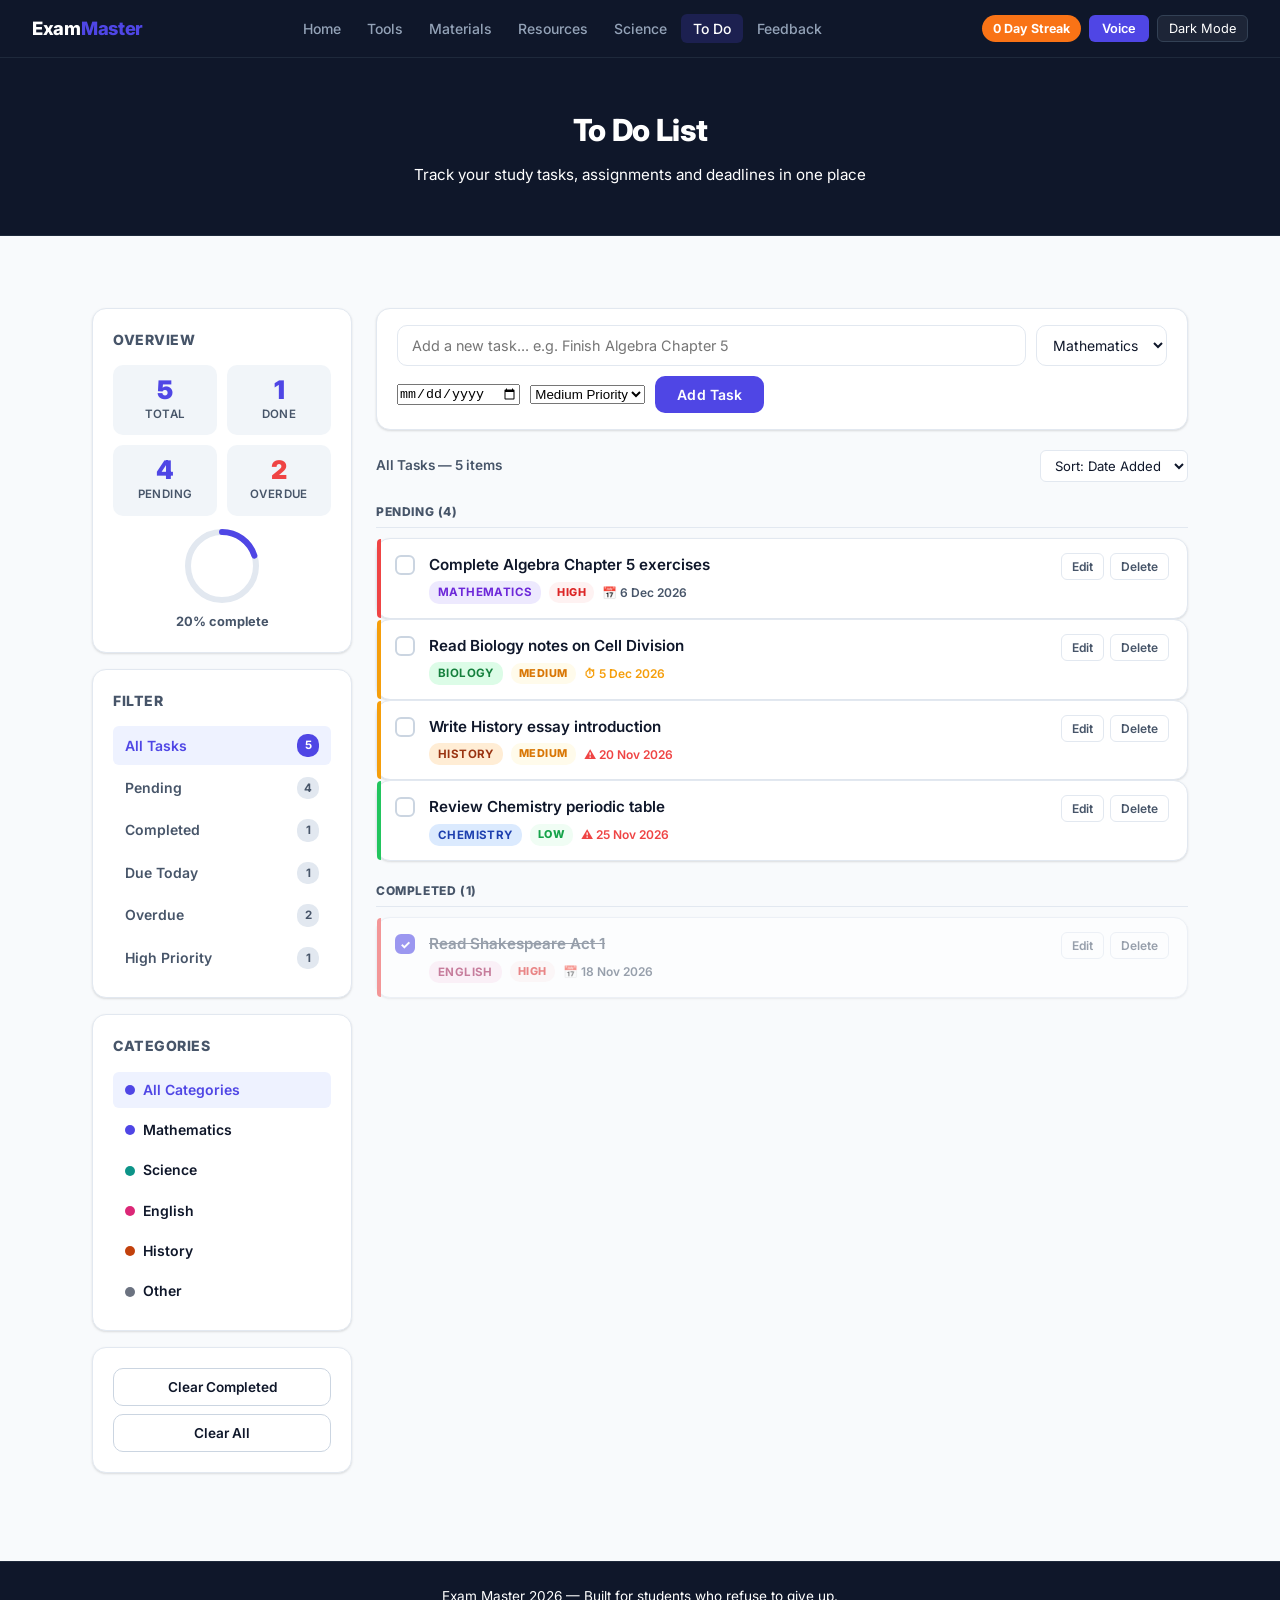
<file: todo.html>
<!DOCTYPE html>
<html lang="en">
<head>
  <meta charset="UTF-8"/>
  <meta name="viewport" content="width=device-width, initial-scale=1.0"/>
  <title>Exam Master - To Do List</title>
  <link rel="preconnect" href="https://fonts.googleapis.com">
  <link href="https://fonts.googleapis.com/css2?family=Inter:wght@400;500;600;700;800;900&display=swap" rel="stylesheet">
  <link rel="stylesheet" href="style.css"/>
  <script>(function(){var t=localStorage.getItem('sb_theme')||'light';document.documentElement.setAttribute('data-theme',t);})();</script>
  <style>
    /* ===== LAYOUT ===== */
    .todo-layout {
      display: grid;
      grid-template-columns: 260px 1fr;
      gap: 24px;
      align-items: start;
    }
    @media(max-width:720px){ .todo-layout { grid-template-columns:1fr; } }

    /* ===== SIDEBAR ===== */
    .todo-sidebar { position: sticky; top: 80px; }

    .sidebar-card {
      background: var(--surface);
      border: 1px solid var(--border);
      border-radius: var(--radius-lg);
      padding: 20px;
      box-shadow: var(--shadow-sm);
      margin-bottom: 16px;
    }
    .sidebar-card h3 {
      font-size: 0.88rem;
      font-weight: 800;
      text-transform: uppercase;
      letter-spacing: 0.5px;
      color: var(--text-secondary);
      margin-bottom: 14px;
    }

    .filter-list { list-style: none; display: flex; flex-direction: column; gap: 4px; }
    .filter-list li {
      padding: 8px 12px;
      border-radius: var(--radius-sm);
      font-size: 0.875rem;
      font-weight: 600;
      cursor: pointer;
      color: var(--text-secondary);
      display: flex;
      align-items: center;
      justify-content: space-between;
      transition: background 0.14s, color 0.14s;
    }
    .filter-list li:hover { background: var(--bg-alt); color: var(--text); }
    .filter-list li.active { background: var(--accent-soft); color: var(--accent); }
    .filter-list li .count {
      background: var(--border);
      color: var(--text-secondary);
      font-size: 0.72rem;
      font-weight: 700;
      padding: 2px 7px;
      border-radius: 10px;
      min-width: 22px;
      text-align: center;
    }
    .filter-list li.active .count { background: var(--accent); color: #fff; }

    .cat-list { list-style: none; display: flex; flex-direction: column; gap: 4px; }
    .cat-item {
      padding: 7px 12px;
      border-radius: var(--radius-sm);
      font-size: 0.875rem;
      font-weight: 600;
      cursor: pointer;
      display: flex;
      align-items: center;
      gap: 8px;
      transition: background 0.14s;
      color: var(--text);
    }
    .cat-item:hover { background: var(--bg-alt); }
    .cat-item.active { background: var(--accent-soft); color: var(--accent); }
    .cat-dot { width: 10px; height: 10px; border-radius: 50%; flex-shrink: 0; }

    .stats-grid { display: grid; grid-template-columns: 1fr 1fr; gap: 10px; }
    .stat-box {
      background: var(--bg-alt);
      border-radius: var(--radius);
      padding: 12px;
      text-align: center;
    }
    .stat-num  { font-size: 1.6rem; font-weight: 900; color: var(--accent); line-height: 1; margin-bottom: 2px; }
    .stat-lbl  { font-size: 0.72rem; font-weight: 600; color: var(--text-secondary); text-transform: uppercase; letter-spacing: 0.4px; }

    /* progress ring */
    .progress-ring-wrap { display: flex; justify-content: center; margin: 10px 0 6px; }
    svg.ring { transform: rotate(-90deg); }
    .ring-bg   { fill: none; stroke: var(--border); stroke-width: 6; }
    .ring-fill { fill: none; stroke: var(--accent); stroke-width: 6; stroke-linecap: round; transition: stroke-dashoffset 0.5s; }
    .ring-label { font-size: 0.8rem; font-weight: 700; color: var(--text-secondary); text-align: center; }

    /* ===== MAIN PANEL ===== */
    .todo-main {}

    /* Add task bar */
    .add-bar {
      background: var(--surface);
      border: 1px solid var(--border);
      border-radius: var(--radius-lg);
      padding: 16px 20px;
      box-shadow: var(--shadow-sm);
      margin-bottom: 20px;
    }
    .add-row { display: flex; gap: 10px; flex-wrap: wrap; }
    .add-row input[type="text"] {
      flex: 1; min-width: 200px;
      padding: 10px 14px;
      border: 1.5px solid var(--border);
      border-radius: var(--radius);
      font-size: 0.9rem;
      color: var(--text);
      background: var(--surface);
      font-family: inherit;
      transition: border-color 0.15s, box-shadow 0.15s;
    }
    .add-row input[type="text"]:focus {
      outline: none; border-color: var(--accent);
      box-shadow: 0 0 0 3px rgba(79,70,229,0.12);
    }
    .add-row select {
      padding: 10px 12px;
      border: 1.5px solid var(--border);
      border-radius: var(--radius);
      font-size: 0.875rem;
      color: var(--text);
      background: var(--surface);
      font-family: inherit;
      cursor: pointer;
    }
    .add-row input[type="date"] {
      padding: 10px 12px;
      border: 1.5px solid var(--border);
      border-radius: var(--radius);
      font-size: 0.875rem;
      color: var(--text);
      background: var(--surface);
      font-family: inherit;
    }
    .add-row-2 { display: flex; gap: 10px; margin-top: 10px; flex-wrap: wrap; align-items: center; }

    /* Task list */
    .task-list { display: flex; flex-direction: column; gap: 8px; }

    .task-item {
      background: var(--surface);
      border: 1px solid var(--border);
      border-radius: var(--radius-lg);
      padding: 14px 18px;
      display: flex;
      align-items: flex-start;
      gap: 14px;
      box-shadow: var(--shadow-sm);
      transition: box-shadow 0.15s, transform 0.15s, opacity 0.3s;
      position: relative;
    }
    .task-item:hover { box-shadow: var(--shadow-md); transform: translateX(2px); }
    .task-item.done  { opacity: 0.55; }
    .task-item.done .task-title { text-decoration: line-through; color: var(--text-secondary); }

    /* priority stripe */
    .task-item::before {
      content: '';
      position: absolute;
      left: 0; top: 0; bottom: 0;
      width: 4px;
      border-radius: var(--radius-lg) 0 0 var(--radius-lg);
    }
    .task-item.p-high::before   { background: #ef4444; }
    .task-item.p-medium::before { background: #f59e0b; }
    .task-item.p-low::before    { background: #22c55e; }

    /* checkbox */
    .task-check {
      width: 20px; height: 20px; border-radius: 6px;
      border: 2px solid var(--border-strong);
      cursor: pointer; flex-shrink: 0; margin-top: 2px;
      display: flex; align-items: center; justify-content: center;
      transition: background 0.15s, border-color 0.15s;
      background: var(--surface);
    }
    .task-check:hover { border-color: var(--accent); }
    .task-item.done .task-check { background: var(--accent); border-color: var(--accent); }
    .task-check .tick { display: none; color: #fff; font-size: 0.75rem; font-weight: 800; }
    .task-item.done .task-check .tick { display: block; }

    .task-body { flex: 1; min-width: 0; }
    .task-title { font-size: 0.95rem; font-weight: 600; color: var(--text); margin-bottom: 4px; word-break: break-word; }
    .task-meta  { display: flex; align-items: center; gap: 8px; flex-wrap: wrap; }

    .task-cat {
      font-size: 0.72rem; font-weight: 700; padding: 2px 9px;
      border-radius: 10px; text-transform: uppercase; letter-spacing: 0.4px;
    }
    .task-due {
      font-size: 0.75rem; font-weight: 600; color: var(--text-secondary);
      display: flex; align-items: center; gap: 3px;
    }
    .task-due.overdue { color: #ef4444; }
    .task-due.today   { color: #f59e0b; }

    .priority-badge {
      font-size: 0.68rem; font-weight: 800; padding: 2px 8px;
      border-radius: 10px; text-transform: uppercase; letter-spacing: 0.5px;
    }
    .pb-high   { background: #fef2f2; color: #dc2626; }
    .pb-medium { background: #fffbeb; color: #d97706; }
    .pb-low    { background: #f0fdf4; color: #16a34a; }
    [data-theme="dark"] .pb-high   { background: #450a0a; color: #f87171; }
    [data-theme="dark"] .pb-medium { background: #1c1200; color: #fcd34d; }
    [data-theme="dark"] .pb-low    { background: #052e16; color: #86efac; }

    .task-actions { display: flex; gap: 6px; flex-shrink: 0; }
    .task-btn {
      background: none; border: 1px solid var(--border); border-radius: 6px;
      padding: 5px 10px; font-size: 0.75rem; font-weight: 600;
      cursor: pointer; color: var(--text-secondary); font-family: inherit;
      transition: background 0.12s, color 0.12s;
    }
    .task-btn:hover { background: var(--bg-alt); color: var(--text); }
    .task-btn.del:hover { background: #fef2f2; color: #dc2626; border-color: #fecaca; }

    /* Empty state */
    .empty-state {
      text-align: center; padding: 60px 20px;
      color: var(--text-secondary); font-size: 0.95rem;
    }
    .empty-state .empty-icon { font-size: 2.5rem; margin-bottom: 12px; opacity: 0.4; }
    .empty-state p { font-weight: 600; margin-bottom: 4px; color: var(--text); }
    .empty-state small { font-size: 0.85rem; }

    /* Section headers */
    .task-section-label {
      font-size: 0.75rem; font-weight: 800; text-transform: uppercase;
      letter-spacing: 0.6px; color: var(--text-secondary);
      margin: 20px 0 10px; padding-bottom: 6px;
      border-bottom: 1px solid var(--border);
    }

    /* Sort/filter row */
    .list-controls {
      display: flex; align-items: center; justify-content: space-between;
      flex-wrap: wrap; gap: 10px; margin-bottom: 16px;
    }
    .list-controls span { font-size: 0.85rem; font-weight: 600; color: var(--text-secondary); }
    .list-controls select {
      padding: 6px 10px; border: 1px solid var(--border); border-radius: var(--radius-sm);
      font-size: 0.82rem; color: var(--text); background: var(--surface);
      font-family: inherit; cursor: pointer;
    }

    /* category colours */
    .c-purple { background:#ede9fe; color:#6d28d9; }
    .c-blue   { background:#dbeafe; color:#1e40af; }
    .c-green  { background:#dcfce7; color:#15803d; }
    .c-orange { background:#ffedd5; color:#9a3412; }
    .c-rose   { background:#fce7f3; color:#9d174d; }
    .c-teal   { background:#ccfbf1; color:#0f766e; }
    [data-theme="dark"] .c-purple { background:#2e1065; color:#c4b5fd; }
    [data-theme="dark"] .c-blue   { background:#1e1b4b; color:#a5b4fc; }
    [data-theme="dark"] .c-green  { background:#052e16; color:#86efac; }
    [data-theme="dark"] .c-orange { background:#431407; color:#fdba74; }
    [data-theme="dark"] .c-rose   { background:#4c0519; color:#f9a8d4; }
    [data-theme="dark"] .c-teal   { background:#042f2e; color:#5eead4; }
  </style>
</head>
<body>

  <nav class="navbar">
    <div class="nav-brand">Exam<span>Master</span></div>
    <ul class="nav-links">
      <li><a href="index.html">Home</a></li>
      <li><a href="tools.html">Tools</a></li>
      <li><a href="materials.html">Materials</a></li>
      <li><a href="resources.html">Resources</a></li>
      <li><a href="science.html">Science</a></li>
      <li><a href="todo.html" class="active">To Do</a></li>
      <li><a href="feedback.html">Feedback</a></li>
    </ul>
    <div class="nav-right">
      <div class="streak-badge"><span id="streak-count">0</span> Day Streak</div>
      <button class="voice-btn" onclick="openVoiceModal()">Voice</button>
      <button class="theme-btn" id="theme-btn" onclick="toggleTheme()">Dark Mode</button>
    </div>
  </nav>

  <!-- VOICE MODAL -->
  <div class="voice-modal-overlay" id="voice-modal-overlay">
    <div class="voice-modal">
      <h2>Voice Assistant</h2>
      <p class="vm-sub">Navigate Exam Master with your voice</p>
      <button class="voice-orb" id="voice-orb" onclick="startListening()">
        <svg viewBox="0 0 24 24"><path d="M12 1a3 3 0 0 0-3 3v8a3 3 0 0 0 6 0V4a3 3 0 0 0-3-3zm-1 19.93V22h2v-1.07A8 8 0 0 0 20 13h-2a6 6 0 0 1-12 0H4a8 8 0 0 0 7 7.93z"/></svg>
      </button>
      <div class="voice-status" id="voice-status">Click the button to speak</div>
      <div class="voice-output" id="voice-output"></div>
      <div class="vm-commands">
        <span class="vm-cmd" onclick="runQuickCommand('go home')">Home</span>
        <span class="vm-cmd" onclick="runQuickCommand('open tools')">Tools</span>
      </div>
      <button class="voice-close" onclick="closeVoiceModal()">Close</button>
    </div>
  </div>

  <div class="page-header">
    <h1>To Do List</h1>
    <p>Track your study tasks, assignments and deadlines in one place</p>
  </div>

  <section class="section">
    <div class="todo-layout">

      <!-- SIDEBAR -->
      <aside class="todo-sidebar">

        <div class="sidebar-card">
          <h3>Overview</h3>
          <div class="stats-grid">
            <div class="stat-box"><div class="stat-num" id="stat-total">0</div><div class="stat-lbl">Total</div></div>
            <div class="stat-box"><div class="stat-num" id="stat-done">0</div><div class="stat-lbl">Done</div></div>
            <div class="stat-box"><div class="stat-num" id="stat-pending">0</div><div class="stat-lbl">Pending</div></div>
            <div class="stat-box"><div class="stat-num" id="stat-overdue" style="color:#ef4444;">0</div><div class="stat-lbl">Overdue</div></div>
          </div>
          <div class="progress-ring-wrap">
            <svg width="80" height="80" class="ring">
              <circle class="ring-bg"   cx="40" cy="40" r="34"/>
              <circle class="ring-fill" id="ring-fill" cx="40" cy="40" r="34" stroke-dasharray="213.6" stroke-dashoffset="213.6"/>
            </svg>
          </div>
          <div class="ring-label" id="ring-label">0% complete</div>
        </div>

        <div class="sidebar-card">
          <h3>Filter</h3>
          <ul class="filter-list">
            <li class="active" onclick="setFilter('all',this)">All Tasks <span class="count" id="fc-all">0</span></li>
            <li onclick="setFilter('pending',this)">Pending <span class="count" id="fc-pending">0</span></li>
            <li onclick="setFilter('done',this)">Completed <span class="count" id="fc-done">0</span></li>
            <li onclick="setFilter('today',this)">Due Today <span class="count" id="fc-today">0</span></li>
            <li onclick="setFilter('overdue',this)">Overdue <span class="count" id="fc-overdue">0</span></li>
            <li onclick="setFilter('high',this)">High Priority <span class="count" id="fc-high">0</span></li>
          </ul>
        </div>

        <div class="sidebar-card">
          <h3>Categories</h3>
          <ul class="cat-list" id="cat-list">
            <li class="cat-item active" onclick="setCat('all',this)" data-cat="all">
              <span class="cat-dot" style="background:#4f46e5;"></span> All Categories
            </li>
            <li class="cat-item" onclick="setCat('Mathematics',this)" data-cat="Mathematics">
              <span class="cat-dot" style="background:#4f46e5;"></span> Mathematics
            </li>
            <li class="cat-item" onclick="setCat('Science',this)" data-cat="Science">
              <span class="cat-dot" style="background:#0d9488;"></span> Science
            </li>
            <li class="cat-item" onclick="setCat('English',this)" data-cat="English">
              <span class="cat-dot" style="background:#db2777;"></span> English
            </li>
            <li class="cat-item" onclick="setCat('History',this)" data-cat="History">
              <span class="cat-dot" style="background:#c2410c;"></span> History
            </li>
            <li class="cat-item" onclick="setCat('Other',this)" data-cat="Other">
              <span class="cat-dot" style="background:#6b7280;"></span> Other
            </li>
          </ul>
        </div>

        <div class="sidebar-card">
          <button class="btn-secondary" style="width:100%;font-size:0.85rem;" onclick="clearDone()">Clear Completed</button>
          <button class="btn-secondary" style="width:100%;font-size:0.85rem;margin-top:8px;" onclick="clearAll()">Clear All</button>
        </div>

      </aside>

      <!-- MAIN -->
      <main class="todo-main">

        <!-- ADD TASK -->
        <div class="add-bar">
          <div class="add-row">
            <input type="text" id="task-input" placeholder="Add a new task... e.g. Finish Algebra Chapter 5" />
            <select id="task-cat">
              <option value="Mathematics">Mathematics</option>
              <option value="Science">Science</option>
              <option value="English">English</option>
              <option value="History">History</option>
              <option value="Chemistry">Chemistry</option>
              <option value="Biology">Biology</option>
              <option value="Physics">Physics</option>
              <option value="Other">Other</option>
            </select>
          </div>
          <div class="add-row-2">
            <input type="date" id="task-due" title="Due date"/>
            <select id="task-priority">
              <option value="high">High Priority</option>
              <option value="medium" selected>Medium Priority</option>
              <option value="low">Low Priority</option>
            </select>
            <button class="btn-primary" style="font-size:0.875rem;padding:10px 22px;" onclick="addTask()">Add Task</button>
          </div>
        </div>

        <!-- LIST CONTROLS -->
        <div class="list-controls">
          <span id="list-label">All Tasks</span>
          <select id="sort-select" onchange="renderList()">
            <option value="added">Sort: Date Added</option>
            <option value="due">Sort: Due Date</option>
            <option value="priority">Sort: Priority</option>
            <option value="alpha">Sort: A to Z</option>
          </select>
        </div>

        <!-- TASK LIST -->
        <div id="task-list"></div>

      </main>
    </div>
  </section>

  <footer class="footer">
    <p>Exam Master 2026 &mdash; Built for students who refuse to give up.</p>
  </footer>

  <script src="streak.js"></script>
  <script src="voice.js"></script>
  <script>
    /* ===== THEME ===== */
    function toggleTheme(){
      var cur=document.documentElement.getAttribute('data-theme')||'light';
      var next=cur==='dark'?'light':'dark';
      document.documentElement.setAttribute('data-theme',next);
      localStorage.setItem('sb_theme',next);
      document.getElementById('theme-btn').textContent=next==='dark'?'Light Mode':'Dark Mode';
    }
    document.addEventListener('DOMContentLoaded',function(){
      var s=localStorage.getItem('sb_theme')||'light';
      document.getElementById('theme-btn').textContent=s==='dark'?'Light Mode':'Dark Mode';
    });

    /* ===== DATA ===== */
    let tasks = [];
    let activeFilter = 'all';
    let activeCat    = 'all';

    const CAT_COLORS = {
      Mathematics:'c-purple', Science:'c-teal', English:'c-rose',
      History:'c-orange', Chemistry:'c-blue', Biology:'c-green',
      Physics:'c-blue', Other:'c-teal'
    };
    const PRIORITY_ORDER = { high:0, medium:1, low:2 };

    function loadTasks(){
      try { tasks = JSON.parse(localStorage.getItem('em_todo') || '[]'); }
      catch(e){ tasks=[]; }
    }
    function saveTasks(){ localStorage.setItem('em_todo', JSON.stringify(tasks)); }

    function todayStr(){ return new Date().toISOString().split('T')[0]; }

    function isOverdue(t){
      return !t.done && t.due && t.due < todayStr();
    }
    function isToday(t){
      return t.due === todayStr();
    }

    /* ===== ADD TASK ===== */
    function addTask(){
      const inp = document.getElementById('task-input');
      const title = inp.value.trim();
      if(!title){ inp.style.borderColor='#ef4444'; inp.focus(); setTimeout(()=>inp.style.borderColor='',1500); return; }
      tasks.unshift({
        id:   Date.now(),
        title,
        cat:  document.getElementById('task-cat').value,
        due:  document.getElementById('task-due').value,
        priority: document.getElementById('task-priority').value,
        done: false,
        added: new Date().toISOString()
      });
      saveTasks();
      inp.value = '';
      document.getElementById('task-due').value = '';
      renderAll();
    }

    /* ===== TOGGLE DONE ===== */
    function toggleDone(id){
      const t = tasks.find(t=>t.id===id);
      if(t) t.done = !t.done;
      saveTasks();
      renderAll();
    }

    /* ===== DELETE ===== */
    function deleteTask(id){
      tasks = tasks.filter(t=>t.id!==id);
      saveTasks();
      renderAll();
    }

    /* ===== EDIT ===== */
    function editTask(id){
      const t = tasks.find(t=>t.id===id);
      if(!t) return;
      const newTitle = prompt('Edit task:', t.title);
      if(newTitle && newTitle.trim()) t.title = newTitle.trim();
      saveTasks();
      renderAll();
    }

    /* ===== CLEAR ===== */
    function clearDone(){ tasks = tasks.filter(t=>!t.done); saveTasks(); renderAll(); }
    function clearAll(){
      if(!confirm('Delete all tasks?')) return;
      tasks = []; saveTasks(); renderAll();
    }

    /* ===== FILTER / CAT ===== */
    function setFilter(f,el){
      activeFilter = f;
      document.querySelectorAll('.filter-list li').forEach(li=>li.classList.remove('active'));
      el.classList.add('active');
      renderAll();
    }
    function setCat(c,el){
      activeCat = c;
      document.querySelectorAll('.cat-item').forEach(li=>li.classList.remove('active'));
      el.classList.add('active');
      renderAll();
    }

    /* ===== FILTER LOGIC ===== */
    function getFiltered(){
      let list = [...tasks];
      /* category */
      if(activeCat !== 'all') list = list.filter(t=>t.cat===activeCat);
      /* status filter */
      switch(activeFilter){
        case 'pending':  list = list.filter(t=>!t.done); break;
        case 'done':     list = list.filter(t=>t.done); break;
        case 'today':    list = list.filter(t=>isToday(t)); break;
        case 'overdue':  list = list.filter(t=>isOverdue(t)); break;
        case 'high':     list = list.filter(t=>t.priority==='high'&&!t.done); break;
      }
      /* sort */
      const sort = document.getElementById('sort-select').value;
      if(sort==='due'){
        list.sort((a,b)=>{
          if(!a.due && !b.due) return 0;
          if(!a.due) return 1; if(!b.due) return -1;
          return a.due.localeCompare(b.due);
        });
      } else if(sort==='priority'){
        list.sort((a,b)=>PRIORITY_ORDER[a.priority]-PRIORITY_ORDER[b.priority]);
      } else if(sort==='alpha'){
        list.sort((a,b)=>a.title.localeCompare(b.title));
      }
      return list;
    }

    /* ===== RENDER ===== */
    function renderList(){
      const container = document.getElementById('task-list');
      const filtered  = getFiltered();

      if(!filtered.length){
        container.innerHTML = `<div class="empty-state">
          <div class="empty-icon">&#10003;</div>
          <p>Nothing here</p>
          <small>Add a task above or change your filter</small>
        </div>`;
        return;
      }

      /* Separate pending and done */
      const pending = filtered.filter(t=>!t.done);
      const done    = filtered.filter(t=>t.done);

      let html = '';

      if(pending.length){
        if(activeFilter==='all') html += `<div class="task-section-label">Pending (${pending.length})</div>`;
        pending.forEach(t=>{ html += taskHTML(t); });
      }

      if(done.length){
        if(activeFilter==='all' || activeFilter==='done')
          html += `<div class="task-section-label">Completed (${done.length})</div>`;
        done.forEach(t=>{ html += taskHTML(t); });
      }

      container.innerHTML = html;
    }

    function taskHTML(t){
      const catCls  = CAT_COLORS[t.cat] || 'c-teal';
      const ov      = isOverdue(t);
      const tod     = isToday(t);
      let dueHTML = '';
      if(t.due){
        const d = new Date(t.due+'T00:00:00');
        const label = d.toLocaleDateString('en-GB',{day:'numeric',month:'short',year:'numeric'});
        const cls = ov ? 'task-due overdue' : tod ? 'task-due today' : 'task-due';
        const icon = ov ? '&#9888; ' : tod ? '&#9201; ' : '&#128197; ';
        dueHTML = `<span class="${cls}">${icon}${label}</span>`;
      }
      const pbCls = t.priority==='high' ? 'pb-high' : t.priority==='low' ? 'pb-low' : 'pb-medium';
      return `<div class="task-item ${t.done?'done':''} p-${t.priority}" data-id="${t.id}">
        <div class="task-check" onclick="toggleDone(${t.id})"><span class="tick">&#10003;</span></div>
        <div class="task-body">
          <div class="task-title">${escH(t.title)}</div>
          <div class="task-meta">
            <span class="task-cat ${catCls}">${escH(t.cat)}</span>
            <span class="priority-badge ${pbCls}">${t.priority}</span>
            ${dueHTML}
          </div>
        </div>
        <div class="task-actions">
          <button class="task-btn" onclick="editTask(${t.id})" title="Edit">Edit</button>
          <button class="task-btn del" onclick="deleteTask(${t.id})" title="Delete">Delete</button>
        </div>
      </div>`;
    }

    function updateStats(){
      const total   = tasks.length;
      const done    = tasks.filter(t=>t.done).length;
      const pending = tasks.filter(t=>!t.done).length;
      const overdue = tasks.filter(t=>isOverdue(t)).length;
      const today   = tasks.filter(t=>isToday(t)&&!t.done).length;
      const high    = tasks.filter(t=>t.priority==='high'&&!t.done).length;
      const pct     = total ? Math.round(done/total*100) : 0;

      document.getElementById('stat-total').textContent   = total;
      document.getElementById('stat-done').textContent    = done;
      document.getElementById('stat-pending').textContent = pending;
      document.getElementById('stat-overdue').textContent = overdue;

      document.getElementById('fc-all').textContent     = total;
      document.getElementById('fc-pending').textContent = pending;
      document.getElementById('fc-done').textContent    = done;
      document.getElementById('fc-today').textContent   = today;
      document.getElementById('fc-overdue').textContent = overdue;
      document.getElementById('fc-high').textContent    = high;

      /* ring */
      const circumference = 213.6;
      const offset = circumference - (pct/100)*circumference;
      document.getElementById('ring-fill').style.strokeDashoffset = offset;
      document.getElementById('ring-label').textContent = pct+'% complete';

      /* list label */
      const labels = {all:'All Tasks',pending:'Pending',done:'Completed',
                      today:'Due Today',overdue:'Overdue',high:'High Priority'};
      document.getElementById('list-label').textContent = (labels[activeFilter]||'Tasks') +
        ' — ' + getFiltered().length + ' item' + (getFiltered().length!==1?'s':'');
    }

    function renderAll(){ updateStats(); renderList(); }

    function escH(s){
      return String(s||'').replace(/&/g,'&amp;').replace(/</g,'&lt;').replace(/>/g,'&gt;').replace(/"/g,'&quot;');
    }

    /* Enter key to add */
    document.addEventListener('DOMContentLoaded', function(){
      document.getElementById('task-input').addEventListener('keydown', function(e){
        if(e.key==='Enter') addTask();
      });
    });

    /* Seed sample tasks if empty */
    function seedIfEmpty(){
      if(tasks.length) return;
      const today = todayStr();
      const tomorrow = new Date(); tomorrow.setDate(tomorrow.getDate()+1);
      const tmr = tomorrow.toISOString().split('T')[0];
      tasks = [
        {id:1,title:'Complete Algebra Chapter 5 exercises',cat:'Mathematics',due:tmr,priority:'high',done:false,added:new Date().toISOString()},
        {id:2,title:'Read Biology notes on Cell Division',cat:'Biology',due:today,priority:'medium',done:false,added:new Date().toISOString()},
        {id:3,title:'Write History essay introduction',cat:'History',due:'2026-11-20',priority:'medium',done:false,added:new Date().toISOString()},
        {id:4,title:'Review Chemistry periodic table',cat:'Chemistry',due:'2026-11-25',priority:'low',done:false,added:new Date().toISOString()},
        {id:5,title:'Read Shakespeare Act 1',cat:'English',due:'2026-11-18',priority:'high',done:true,added:new Date().toISOString()},
      ];
      saveTasks();
    }

    /* ===== INIT ===== */
    loadTasks();
    seedIfEmpty();
    renderAll();
  </script>
</body>
</html>
</file>
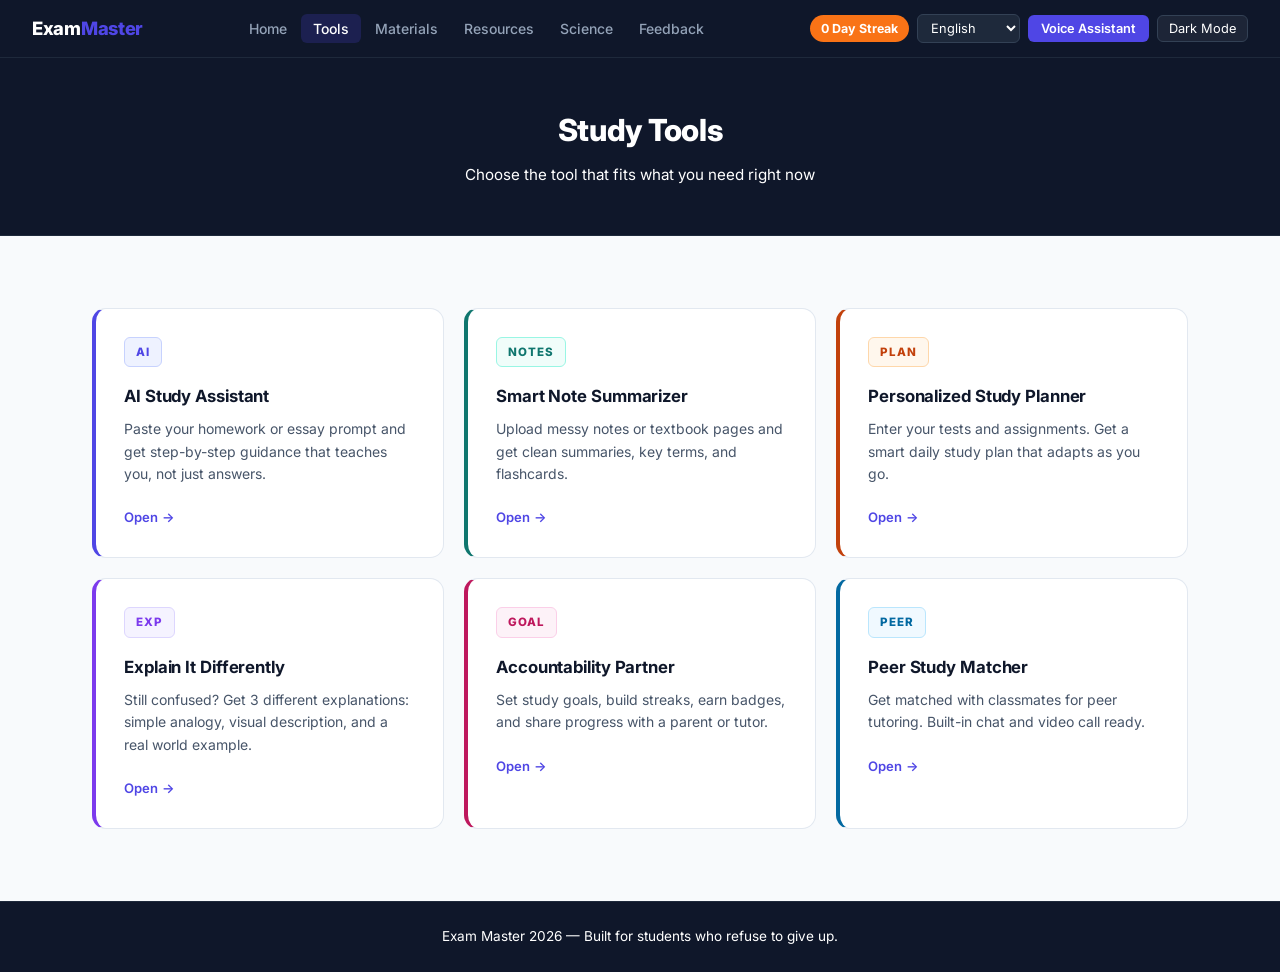
<file: tools.html>
<!DOCTYPE html>
<html lang="en">
<head>
  <meta charset="UTF-8" />
  <meta name="viewport" content="width=device-width, initial-scale=1.0"/>
  <title>Exam Master - Tools</title>
  <link rel="preconnect" href="https://fonts.googleapis.com">
  <link href="https://fonts.googleapis.com/css2?family=Inter:wght@400;500;600;700;800;900&display=swap" rel="stylesheet">
  <link rel="stylesheet" href="style.css" />
  <script src="theme.js" defer></script>
</head>
<body>
  <nav class="navbar">
    <div class="nav-brand">Exam<span>Master</span></div>
    <ul class="nav-links">
      <li><a href="index.html">Home</a></li>
      <li><a href="tools.html" class="active">Tools</a></li>
      <li><a href="materials.html">Materials</a></li>
      <li><a href="resources.html">Resources</a></li>
      <li><a href="science.html">Science</a></li>
      <li><a href="feedback.html">Feedback</a></li>
    </ul>
    <div class="nav-right">
      <div class="streak-badge"><span id="streak-count">0</span> Day Streak</div>
      <select id="lang-selector" onchange="changeLanguage(this.value)">
        <option value="en">English</option><option value="es">Espanol</option>
        <option value="fr">Francais</option><option value="de">Deutsch</option>
        <option value="pt">Portugues</option><option value="zh">Chinese</option>
        <option value="ar">Arabic</option><option value="sw">Swahili</option>
      </select>
      <button class="voice-btn" onclick="openVoiceModal()">Voice Assistant</button>
      <button class="theme-btn" id="theme-btn" onclick="toggleTheme()">Dark Mode</button>
    </div>
  </nav>

  <div class="voice-modal-overlay" id="voice-modal-overlay">
    <div class="voice-modal">
      <h2>Voice Assistant</h2>
      <p class="vm-sub">Navigate and control Exam Master with your voice</p>
      <button class="voice-orb" id="voice-orb" onclick="startListening()">
        <svg viewBox="0 0 24 24"><path d="M12 1a3 3 0 0 0-3 3v8a3 3 0 0 0 6 0V4a3 3 0 0 0-3-3zm-1 19.93V22h2v-1.07A8 8 0 0 0 20 13h-2a6 6 0 0 1-12 0H4a8 8 0 0 0 7 7.93z"/></svg>
      </button>
      <div class="voice-status" id="voice-status">Click the button to speak</div>
      <div class="voice-output" id="voice-output"></div>
      <div class="vm-commands">
        <span class="vm-cmd" onclick="runQuickCommand('go home')">Home</span>
        <span class="vm-cmd" onclick="runQuickCommand('open planner')">Planner</span>
        <span class="vm-cmd" onclick="runQuickCommand('open notes')">Notes</span>
        <span class="vm-cmd" onclick="runQuickCommand('explain')">Explain</span>
      </div>
      <button class="voice-close" onclick="closeVoiceModal()">Close</button>
    </div>
  </div>

  <div class="page-header">
    <h1>Study Tools</h1>
    <p>Choose the tool that fits what you need right now</p>
  </div>

  <section class="section">
    <div class="tools-grid">
      <a href="ai-assistant.html" class="tool-card color-blue">
        <div class="tool-icon">AI</div>
        <h3>AI Study Assistant</h3>
        <p>Paste your homework or essay prompt and get step-by-step guidance that teaches you, not just answers.</p>
        <span class="tool-btn">Open</span>
      </a>
      <a href="notes.html" class="tool-card color-green">
        <div class="tool-icon">NOTES</div>
        <h3>Smart Note Summarizer</h3>
        <p>Upload messy notes or textbook pages and get clean summaries, key terms, and flashcards.</p>
        <span class="tool-btn">Open</span>
      </a>
      <a href="planner.html" class="tool-card color-orange">
        <div class="tool-icon">PLAN</div>
        <h3>Personalized Study Planner</h3>
        <p>Enter your tests and assignments. Get a smart daily study plan that adapts as you go.</p>
        <span class="tool-btn">Open</span>
      </a>
      <a href="explain.html" class="tool-card color-purple">
        <div class="tool-icon">EXP</div>
        <h3>Explain It Differently</h3>
        <p>Still confused? Get 3 different explanations: simple analogy, visual description, and a real world example.</p>
        <span class="tool-btn">Open</span>
      </a>
      <a href="accountability.html" class="tool-card color-red">
        <div class="tool-icon">GOAL</div>
        <h3>Accountability Partner</h3>
        <p>Set study goals, build streaks, earn badges, and share progress with a parent or tutor.</p>
        <span class="tool-btn">Open</span>
      </a>
      <a href="peer.html" class="tool-card color-teal">
        <div class="tool-icon">PEER</div>
        <h3>Peer Study Matcher</h3>
        <p>Get matched with classmates for peer tutoring. Built-in chat and video call ready.</p>
        <span class="tool-btn">Open</span>
      </a>
    </div>
  </section>

  <footer class="footer">
    <p>Exam Master 2026 &mdash; Built for students who refuse to give up.</p>
  </footer>

  <script src="i18n.js"></script>
  <script src="streak.js"></script>
  <script src="voice.js"></script>
</body>
</html>
</file>
<file: style.css>
/* ============================================================
   STUDYBOOST — Professional Design System
   Clean, modern, used by real SaaS products
   Palette: Slate navy + Indigo accent + Warm white surfaces
   ============================================================ */

/* ===== GOOGLE FONT ===== */
@import url('https://fonts.googleapis.com/css2?family=Inter:wght@400;500;600;700;800;900&display=swap');

/* ===== DESIGN TOKENS ===== */
:root {
  /* Core accent */
  --accent:          #4f46e5;   /* indigo-600   */
  --accent-hover:    #4338ca;   /* indigo-700   */
  --accent-soft:     #eef2ff;   /* indigo-50    */
  --accent-border:   #c7d2fe;   /* indigo-200   */

  /* Secondary */
  --teal:            #0f766e;
  --teal-soft:       #f0fdfa;
  --amber:           #b45309;
  --amber-soft:      #fffbeb;
  --rose:            #be185d;
  --rose-soft:       #fdf2f8;

  /* Neutrals — light mode */
  --bg:              #f8fafc;
  --bg-alt:          #f1f5f9;
  --surface:         #ffffff;
  --surface-2:       #f8fafc;
  --border:          #e2e8f0;
  --border-strong:   #cbd5e1;
  --text:            #0f172a;
  --text-secondary:  #475569;
  --text-tertiary:   #94a3b8;

  /* Navbar */
  --nav-bg:          #0f172a;
  --nav-border:      #1e293b;
  --nav-text:        #94a3b8;
  --nav-text-hover:  #f1f5f9;
  --nav-active-bg:   rgba(79,70,229,0.2);

  /* Hero */
  --hero-bg:         #0f172a;

  /* Misc */
  --radius-sm:       6px;
  --radius:          10px;
  --radius-lg:       14px;
  --radius-xl:       20px;
  --shadow-sm:       0 1px 3px rgba(0,0,0,0.08), 0 1px 2px rgba(0,0,0,0.06);
  --shadow:          0 4px 16px rgba(0,0,0,0.08);
  --shadow-md:       0 8px 24px rgba(0,0,0,0.10);
  --shadow-hover:    0 12px 32px rgba(79,70,229,0.15);
  --star-on:         #f59e0b;
  --star-off:        #e2e8f0;
  --progress-bg:     #e2e8f0;
  --streak-color:    #f97316;
}

/* Dark mode */
[data-theme="dark"] {
  --bg:              #0b0f1a;
  --bg-alt:          #111827;
  --surface:         #131929;
  --surface-2:       #1a2236;
  --border:          #1e2d45;
  --border-strong:   #2a3f5f;
  --text:            #f1f5f9;
  --text-secondary:  #94a3b8;
  --text-tertiary:   #475569;
  --accent-soft:     #1e1b4b;
  --accent-border:   #3730a3;
  --teal-soft:       #042f2e;
  --amber-soft:      #1c1200;
  --rose-soft:       #1a0510;
  --nav-bg:          #000000;
  --nav-border:      #111;
  --hero-bg:         #000000;
  --shadow-sm:       0 1px 3px rgba(0,0,0,0.3);
  --shadow:          0 4px 16px rgba(0,0,0,0.3);
  --shadow-md:       0 8px 24px rgba(0,0,0,0.4);
  --shadow-hover:    0 12px 32px rgba(79,70,229,0.3);
  --progress-bg:     #1e2d45;
  --star-off:        #1e2d45;
}

/* ===== RESET ===== */
*, *::before, *::after { margin: 0; padding: 0; box-sizing: border-box; }
html { scroll-behavior: smooth; }

body {
  font-family: 'Inter', 'Segoe UI', system-ui, -apple-system, sans-serif;
  background: var(--bg);
  color: var(--text);
  font-size: 15px;
  line-height: 1.6;
  transition: background 0.25s, color 0.25s;
  -webkit-font-smoothing: antialiased;
}

a { text-decoration: none; color: inherit; }
em, i { font-style: normal; }

/* ===== NAVBAR ===== */
.navbar {
  background: var(--nav-bg);
  border-bottom: 1px solid var(--nav-border);
  display: flex;
  align-items: center;
  justify-content: space-between;
  padding: 0 32px;
  height: 58px;
  position: sticky;
  top: 0;
  z-index: 200;
}

.nav-brand {
  font-size: 1.15rem;
  font-weight: 800;
  color: #ffffff;
  letter-spacing: -0.3px;
}
.nav-brand span { color: var(--accent); }

.nav-links { list-style: none; display: flex; gap: 2px; }
.nav-links a {
  color: var(--nav-text);
  font-size: 0.875rem;
  font-weight: 500;
  padding: 6px 12px;
  border-radius: var(--radius-sm);
  transition: color 0.15s, background 0.15s;
  white-space: nowrap;
}
.nav-links a:hover  { color: var(--nav-text-hover); background: rgba(255,255,255,0.06); }
.nav-links a.active { color: #ffffff; background: var(--nav-active-bg); }

.nav-right { display: flex; align-items: center; gap: 8px; }

.streak-badge {
  background: var(--streak-color);
  color: #fff;
  padding: 4px 11px;
  border-radius: 20px;
  font-weight: 700;
  font-size: 0.78rem;
  white-space: nowrap;
}

#lang-selector {
  background: #1e293b;
  color: #ffffff;
  border: 1px solid #334155;
  padding: 5px 9px;
  border-radius: var(--radius-sm);
  font-size: 0.8rem;
  cursor: pointer;
  font-family: inherit;
}

.voice-btn {
  background: var(--accent);
  color: #fff;
  border: none;
  padding: 6px 13px;
  border-radius: var(--radius-sm);
  font-size: 0.8rem;
  font-weight: 600;
  cursor: pointer;
  font-family: inherit;
  transition: background 0.15s;
  white-space: nowrap;
}
.voice-btn:hover { background: var(--accent-hover); }

.theme-btn {
  background: rgba(255,255,255,0.06);
  color: #ffffff;
  border: 1px solid #334155;
  padding: 5px 11px;
  border-radius: var(--radius-sm);
  font-size: 0.8rem;
  cursor: pointer;
  font-family: inherit;
  transition: background 0.15s, color 0.15s;
  white-space: nowrap;
}
.theme-btn:hover { background: rgba(255,255,255,0.1); color: #ffffff; }

/* ===== HERO ===== */
.hero {
  background: var(--hero-bg);
  padding: 88px 32px 96px;
  text-align: center;
}
.hero-content h1 {
  font-size: 2.75rem;
  font-weight: 900;
  color: #fff;
  letter-spacing: -0.5px;
  line-height: 1.15;
  margin-bottom: 18px;
}
.hero-content h1 span { color: #818cf8; }  /* indigo-400 */
.hero-content p {
  font-size: 1.05rem;
  color: #ffffff;
  margin-bottom: 36px;
  max-width: 500px;
  margin-left: auto;
  margin-right: auto;
  line-height: 1.65;
}

/* ===== BUTTONS ===== */
.btn-primary {
  display: inline-block;
  background: var(--accent);
  color: #fff;
  padding: 11px 28px;
  border-radius: var(--radius);
  font-size: 0.9rem;
  font-weight: 600;
  border: none;
  cursor: pointer;
  font-family: inherit;
  transition: background 0.15s, transform 0.15s, box-shadow 0.15s;
  letter-spacing: 0.1px;
}
.btn-primary:hover {
  background: var(--accent-hover);
  transform: translateY(-1px);
  box-shadow: 0 4px 14px rgba(79,70,229,0.35);
}

.btn-secondary {
  display: inline-block;
  background: var(--surface);
  color: var(--text);
  padding: 10px 24px;
  border-radius: var(--radius);
  font-size: 0.875rem;
  font-weight: 600;
  border: 1px solid var(--border-strong);
  cursor: pointer;
  font-family: inherit;
  transition: background 0.15s, border-color 0.15s;
}
.btn-secondary:hover { background: var(--bg-alt); border-color: var(--accent-border); }

/* ===== SECTIONS ===== */
.section {
  padding: 72px 32px;
  max-width: 1160px;
  margin: 0 auto;
}
.alt-bg {
  background: var(--bg-alt);
  padding: 72px 32px;
}
.alt-bg .section-inner { max-width: 1160px; margin: 0 auto; }

.section-title {
  font-size: 1.75rem;
  font-weight: 800;
  text-align: center;
  margin-bottom: 8px;
  color: var(--text);
  letter-spacing: -0.3px;
}
.section-title span { color: var(--accent); }
.section-sub {
  text-align: center;
  color: var(--text-secondary);
  margin-bottom: 44px;
  font-size: 0.95rem;
}

/* ===== TOOLS GRID ===== */
.tools-grid {
  display: grid;
  grid-template-columns: repeat(auto-fill, minmax(320px, 1fr));
  gap: 20px;
}

.tool-card {
  display: block;
  background: var(--surface);
  border: 1px solid var(--border);
  border-radius: var(--radius-lg);
  padding: 28px;
  transition: transform 0.18s, box-shadow 0.18s, border-color 0.18s;
  cursor: pointer;
}
.tool-card:hover {
  transform: translateY(-3px);
  box-shadow: var(--shadow-hover);
  border-color: var(--accent-border);
}

/* Colored left border stripe — professional touch */
.color-blue   { border-left: 4px solid #4f46e5; }
.color-green  { border-left: 4px solid #0f766e; }
.color-orange { border-left: 4px solid #c2410c; }
.color-purple { border-left: 4px solid #7c3aed; }
.color-red    { border-left: 4px solid #be185d; }
.color-teal   { border-left: 4px solid #0369a1; }

.tool-icon {
  font-size: 0.72rem;
  font-weight: 800;
  letter-spacing: 1px;
  text-transform: uppercase;
  color: var(--accent);
  background: var(--accent-soft);
  border: 1px solid var(--accent-border);
  display: inline-block;
  padding: 5px 11px;
  border-radius: var(--radius-sm);
  margin-bottom: 16px;
}

/* Match icon badge color to card stripe */
.color-blue   .tool-icon { color: #4f46e5; background: #eef2ff; border-color: #c7d2fe; }
.color-green  .tool-icon { color: #0f766e; background: #f0fdfa; border-color: #99f6e4; }
.color-orange .tool-icon { color: #c2410c; background: #fff7ed; border-color: #fed7aa; }
.color-purple .tool-icon { color: #7c3aed; background: #f5f3ff; border-color: #ddd6fe; }
.color-red    .tool-icon { color: #be185d; background: #fdf2f8; border-color: #fbcfe8; }
.color-teal   .tool-icon { color: #0369a1; background: #f0f9ff; border-color: #bae6fd; }

.tool-card h3 {
  font-size: 1.05rem;
  font-weight: 700;
  margin-bottom: 8px;
  color: var(--text);
  letter-spacing: -0.1px;
}
.tool-card p {
  font-size: 0.875rem;
  color: var(--text-secondary);
  margin-bottom: 20px;
  line-height: 1.6;
}

.tool-btn {
  font-weight: 600;
  font-size: 0.82rem;
  color: var(--accent);
  display: inline-flex;
  align-items: center;
  gap: 4px;
}
.tool-btn::after { content: ' →'; }

/* ===== MATERIALS ===== */
.materials-grid {
  display: grid;
  grid-template-columns: repeat(auto-fill, minmax(260px, 1fr));
  gap: 16px;
  margin-bottom: 32px;
}

.material-card {
  background: var(--surface);
  border: 1px solid var(--border);
  border-radius: var(--radius-lg);
  padding: 20px;
  box-shadow: var(--shadow-sm);
  transition: box-shadow 0.18s, transform 0.18s;
}
.material-card:hover { box-shadow: var(--shadow-md); transform: translateY(-2px); }
.material-card h4 { font-size: 0.95rem; font-weight: 700; margin: 10px 0 4px; color: var(--text); }
.material-card p  { font-size: 0.82rem; color: var(--text-secondary); margin-bottom: 10px; }
.material-card small { font-size: 0.76rem; color: var(--text-tertiary); }

.mat-badge {
  font-size: 0.7rem;
  font-weight: 700;
  padding: 3px 9px;
  border-radius: 20px;
  text-transform: uppercase;
  letter-spacing: 0.4px;
}
.current-badge { background: #dcfce7; color: #15803d; }
.future-badge  { background: var(--accent-soft); color: var(--accent); }

.progress-bar  { background: var(--progress-bg); border-radius: 99px; height: 6px; margin: 10px 0 6px; overflow: hidden; }
.progress-fill { background: var(--accent); height: 100%; border-radius: 99px; transition: width 0.5s; }

/* ===== STREAK ===== */
#streak-section { text-align: center; }
.streak-display { display: flex; justify-content: center; align-items: center; gap: 16px; margin: 20px 0; }
.streak-number  { font-size: 4.5rem; font-weight: 900; color: var(--streak-color); line-height: 1; letter-spacing: -2px; }
.streak-label   { font-size: 0.95rem; color: var(--text-secondary); }

.streak-week { display: flex; justify-content: center; gap: 8px; margin: 20px 0 28px; flex-wrap: wrap; }

.day-dot {
  width: 40px; height: 40px; border-radius: 50%;
  display: flex; align-items: center; justify-content: center;
  font-size: 0.7rem; font-weight: 700;
}
.day-done   { background: var(--accent); color: #fff; }
.day-missed { background: var(--border); color: var(--text-tertiary); }
.day-today  { background: var(--surface); border: 2px solid var(--accent); color: var(--accent); }
.streak-msg { margin-top: 14px; font-size: 0.9rem; color: var(--teal); font-weight: 600; }

/* ===== REVIEWS ===== */
.reviews-grid {
  display: grid;
  grid-template-columns: repeat(auto-fill, minmax(280px, 1fr));
  gap: 16px;
  margin-bottom: 32px;
}
.review-card {
  background: var(--surface);
  border: 1px solid var(--border);
  border-radius: var(--radius-lg);
  padding: 22px;
  box-shadow: var(--shadow-sm);
}
.stars { font-size: 1.1rem; margin-bottom: 10px; }
.star.filled { color: var(--star-on); }
.star.empty  { color: var(--star-off); }
.review-card p  { font-size: 0.9rem; color: var(--text-secondary); line-height: 1.65; margin-bottom: 14px; }
.reviewer       { font-size: 0.8rem; font-weight: 700; color: var(--accent); }

.center-link { text-align: center; margin-top: 14px; }

/* ===== FOOTER ===== */
.footer {
  background: #0f172a;
  color: #ffffff;
  text-align: center;
  padding: 24px 32px;
  font-size: 0.85rem;
  border-top: 1px solid #1e293b;
}
[data-theme="dark"] .footer { background: #000; border-top-color: #111; }

/* ===== PAGE HEADER ===== */
.page-header {
  background: var(--hero-bg);
  color: #fff;
  padding: 48px 32px;
  text-align: center;
  border-bottom: 1px solid #1e293b;
}
.page-header h1 { font-size: 1.9rem; font-weight: 800; letter-spacing: -0.3px; }
.page-header p  { font-size: 0.95rem; color: #ffffff; margin-top: 8px; }

/* ===== FORMS ===== */
.form-group { margin-bottom: 18px; }
.form-group label {
  display: block; font-weight: 600; margin-bottom: 6px;
  color: var(--text); font-size: 0.875rem;
}
.form-group input,
.form-group textarea,
.form-group select {
  width: 100%; padding: 10px 13px;
  border: 1px solid var(--border-strong);
  border-radius: var(--radius); font-size: 0.9rem;
  color: var(--text); background: var(--surface);
  font-family: inherit;
  transition: border-color 0.15s, box-shadow 0.15s;
}
.form-group input:focus,
.form-group textarea:focus,
.form-group select:focus {
  outline: none;
  border-color: var(--accent);
  box-shadow: 0 0 0 3px rgba(79,70,229,0.12);
}
.form-group textarea { resize: vertical; min-height: 120px; }

/* ===== STAR RATING INPUT ===== */
.star-rating { display: flex; flex-direction: row-reverse; gap: 4px; font-size: 1.9rem; justify-content: flex-end; }
.star-rating input { display: none; }
.star-rating label { color: var(--star-off); cursor: pointer; transition: color 0.1s; }
.star-rating input:checked ~ label,
.star-rating label:hover,
.star-rating label:hover ~ label { color: var(--star-on); }

/* ===== TOOL PAGE ===== */
.tool-page { max-width: 760px; margin: 40px auto; padding: 0 24px 72px; }
.output-box {
  background: var(--surface-2); border: 1px solid var(--border);
  border-radius: var(--radius-lg); padding: 22px; margin-top: 20px;
  min-height: 90px; font-size: 0.9rem; line-height: 1.75; color: var(--text);
}
.tag {
  display: inline-block; background: var(--accent-soft); color: var(--accent);
  border: 1px solid var(--accent-border);
  padding: 3px 11px; border-radius: 20px; font-size: 0.76rem; font-weight: 600; margin: 3px;
}

/* ===== PLANNER TABLE ===== */
.planner-table { width: 100%; border-collapse: collapse; margin-top: 20px; border-radius: var(--radius-lg); overflow: hidden; box-shadow: var(--shadow-sm); }
.planner-table th,
.planner-table td { padding: 11px 15px; text-align: left; border-bottom: 1px solid var(--border); font-size: 0.875rem; }
.planner-table th { background: var(--accent); color: #fff; font-weight: 700; font-size: 0.82rem; text-transform: uppercase; letter-spacing: 0.5px; }
.planner-table tr:last-child td { border-bottom: none; }
.planner-table tr:nth-child(even) td { background: var(--bg-alt); }

/* ===== PEER CARDS ===== */
.peer-grid { display: grid; grid-template-columns: repeat(auto-fill, minmax(240px, 1fr)); gap: 16px; margin-top: 20px; }
.peer-card {
  background: var(--surface); border: 1px solid var(--border); border-radius: var(--radius-lg);
  padding: 20px; box-shadow: var(--shadow-sm); text-align: center;
  transition: transform 0.18s, box-shadow 0.18s;
}
.peer-card:hover { transform: translateY(-2px); box-shadow: var(--shadow-hover); }
.peer-avatar {
  width: 52px; height: 52px; border-radius: 50%;
  background: var(--accent); color: #fff; font-size: 0.95rem; font-weight: 800;
  display: flex; align-items: center; justify-content: center; margin: 0 auto 12px;
}
.peer-card h4 { font-weight: 700; font-size: 0.95rem; margin-bottom: 4px; color: var(--text); }
.peer-card p  { font-size: 0.82rem; color: var(--text-secondary); }

/* ===== BADGES ===== */
.badge-grid { display: flex; flex-wrap: wrap; gap: 12px; justify-content: center; margin: 20px 0; }
.badge {
  background: var(--surface); border: 1px solid var(--border); border-radius: var(--radius-lg);
  padding: 14px 18px; text-align: center; box-shadow: var(--shadow-sm); min-width: 110px;
  transition: transform 0.15s;
}
.badge:not(.locked):hover { transform: scale(1.05); }
.badge-icon { font-size: 0.75rem; font-weight: 800; color: var(--star-on); margin-bottom: 6px; letter-spacing: 0.5px; }
.badge-name { font-size: 0.8rem; font-weight: 600; color: var(--text); }
.badge.locked { opacity: 0.3; }

/* ===== PANEL ===== */
.panel {
  background: var(--surface); border: 1px solid var(--border); border-radius: var(--radius-lg);
  padding: 26px; box-shadow: var(--shadow-sm); margin-bottom: 24px;
}
.panel h3 { font-weight: 700; font-size: 1.05rem; margin-bottom: 18px; color: var(--text); }

/* ===== VOICE MODAL ===== */
.voice-modal-overlay {
  display: none; position: fixed; inset: 0;
  background: rgba(0,0,0,0.6); z-index: 1000;
  align-items: center; justify-content: center;
  backdrop-filter: blur(5px);
}
.voice-modal-overlay.open { display: flex; }

.voice-modal {
  background: var(--surface); border: 1px solid var(--border);
  border-radius: var(--radius-xl); padding: 40px 32px;
  width: 420px; max-width: 94vw; text-align: center;
  box-shadow: 0 24px 64px rgba(0,0,0,0.3);
  animation: modalIn 0.2s ease;
}
@keyframes modalIn {
  from { transform: scale(0.94); opacity: 0; }
  to   { transform: scale(1);    opacity: 1; }
}
.voice-modal h2    { font-size: 1.35rem; font-weight: 800; margin-bottom: 6px; color: var(--text); }
.vm-sub            { font-size: 0.875rem; color: var(--text-secondary); margin-bottom: 28px; }

.voice-orb {
  width: 96px; height: 96px; border-radius: 50%;
  background: var(--accent); display: flex; align-items: center; justify-content: center;
  margin: 0 auto 22px; cursor: pointer; border: none;
  transition: transform 0.2s, box-shadow 0.2s;
}
.voice-orb:hover { transform: scale(1.06); box-shadow: 0 0 32px rgba(79,70,229,0.4); }
.voice-orb.listening { animation: pulse 1.4s infinite; background: #f97316; }
@keyframes pulse {
  0%, 100% { box-shadow: 0 0 0 0   rgba(249,115,22,0.5); }
  50%       { box-shadow: 0 0 0 20px rgba(249,115,22,0); }
}
.voice-orb svg { width: 38px; height: 38px; fill: #fff; }

.voice-status   { font-size: 0.875rem; color: var(--text-secondary); margin-bottom: 16px; min-height: 22px; }
.voice-output   {
  background: var(--bg-alt); border: 1px solid var(--border); border-radius: var(--radius);
  padding: 14px; font-size: 0.875rem; color: var(--text); min-height: 68px;
  line-height: 1.65; text-align: left; margin-bottom: 20px; display: none;
}
.vm-commands    { display: flex; flex-wrap: wrap; gap: 7px; justify-content: center; margin-bottom: 22px; }
.vm-cmd {
  background: var(--bg-alt); border: 1px solid var(--border); border-radius: 20px;
  padding: 5px 13px; font-size: 0.78rem; color: var(--text-secondary); cursor: pointer;
  transition: background 0.15s, color 0.15s, border-color 0.15s; font-family: inherit;
}
.vm-cmd:hover { background: var(--accent); color: #fff; border-color: var(--accent); }
.voice-close {
  background: none; border: 1px solid var(--border-strong); color: var(--text-secondary);
  padding: 8px 22px; border-radius: var(--radius); cursor: pointer; font-size: 0.85rem;
  font-family: inherit; transition: background 0.15s;
}
.voice-close:hover { background: var(--bg-alt); }

/* ===== RESPONSIVE ===== */
@media (max-width: 768px) {
  .navbar { flex-wrap: wrap; height: auto; padding: 10px 16px; gap: 8px; }
  .nav-links { gap: 2px; flex-wrap: wrap; }
  .hero-content h1 { font-size: 2rem; }
  .section { padding: 44px 16px; }
  .alt-bg { padding: 44px 16px; }
  .page-header { padding: 36px 16px; }
}
</file>
